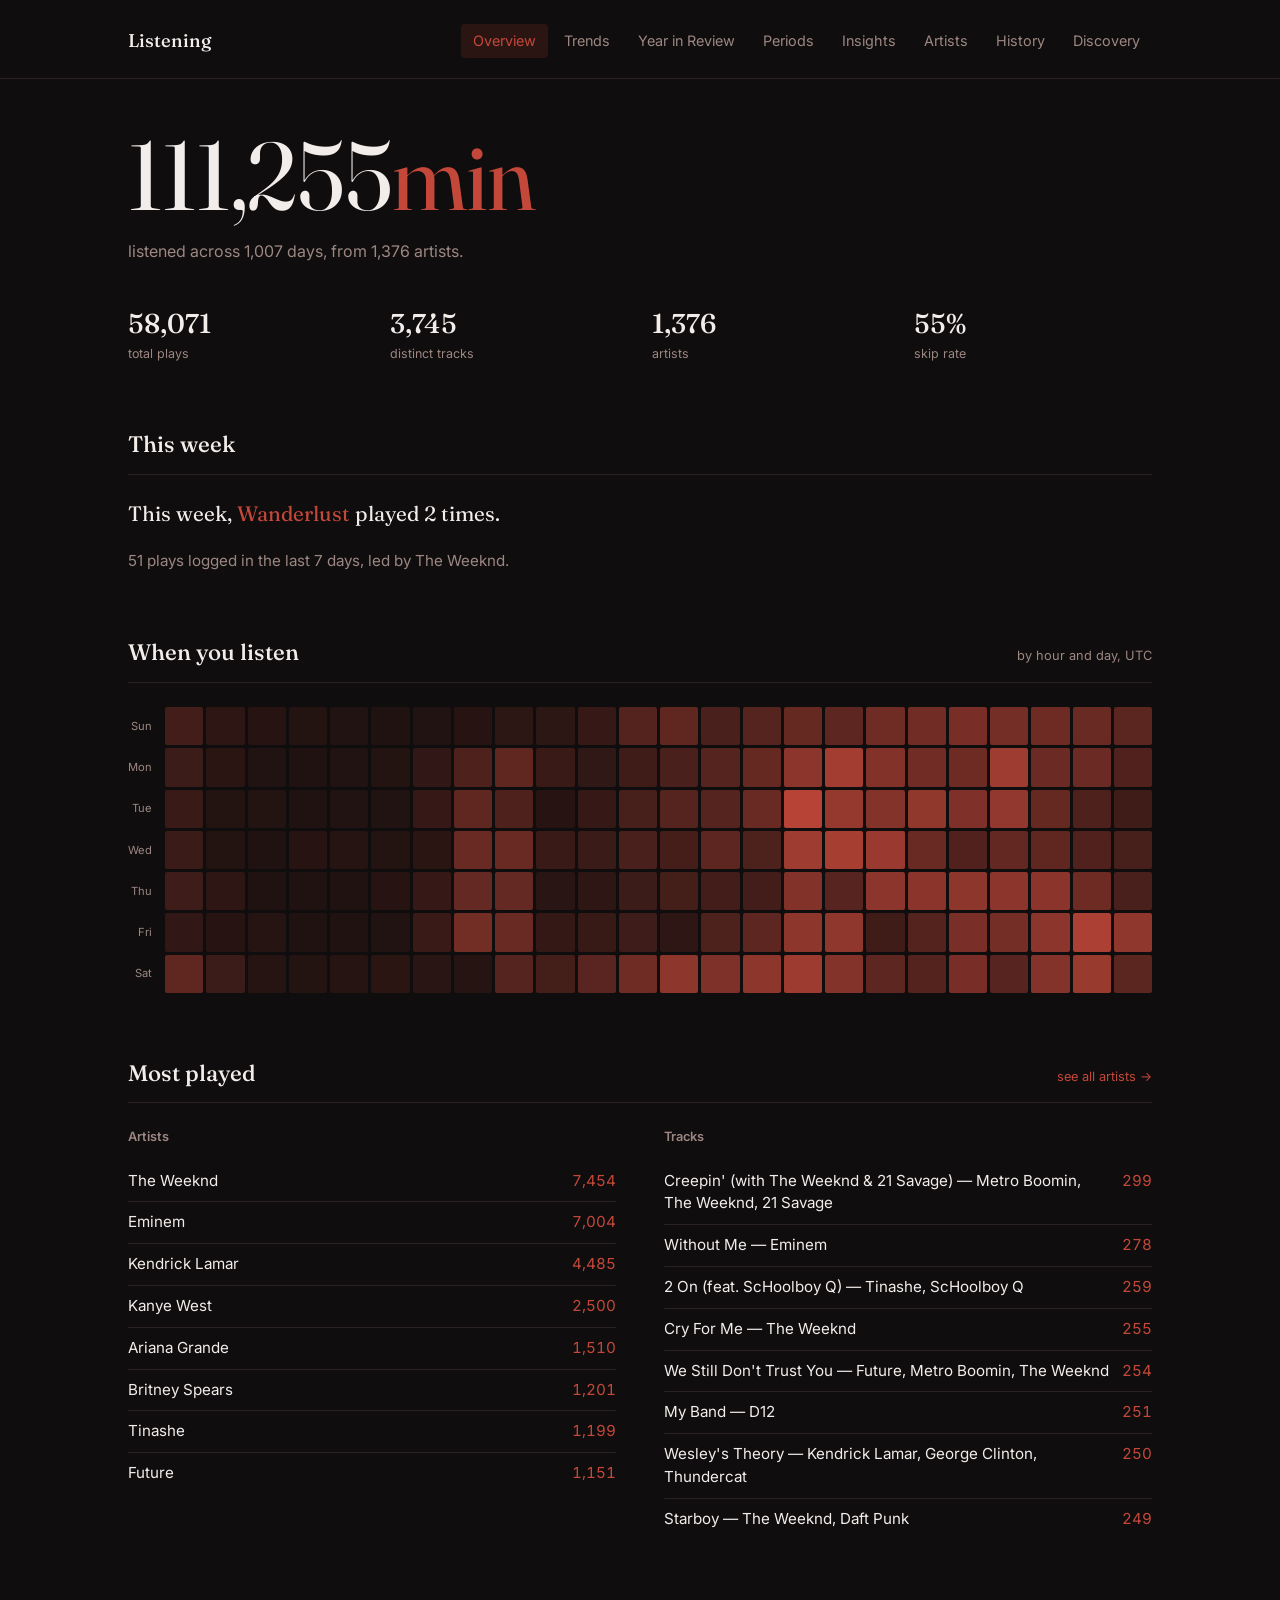
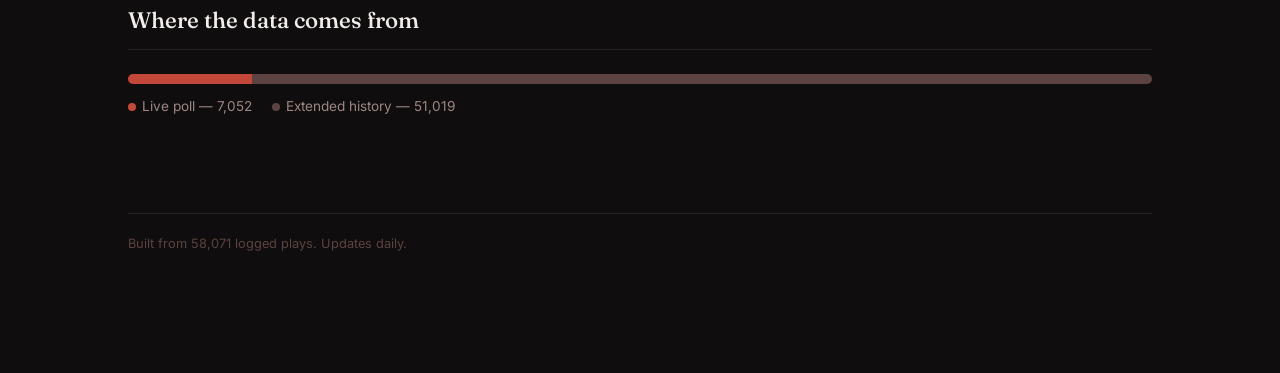
<file: index.html>
<!DOCTYPE html>
<html lang="en">
<head>
<meta charset="UTF-8">
<meta name="viewport" content="width=device-width, initial-scale=1.0, viewport-fit=cover">
<title>Overview — Listening</title>
<link rel="preconnect" href="https://fonts.googleapis.com">
<link rel="preconnect" href="https://fonts.gstatic.com" crossorigin>
<link href="https://fonts.googleapis.com/css2?family=Fraunces:opsz,wght@9..144,300;9..144,400;9..144,500;9..144,600&family=Inter:wght@400;500;600&display=swap" rel="stylesheet">
<link rel="stylesheet" href="css/style.css">
</head>
<body>

<nav class="top">
  <div class="inner">
    <span class="mark display">Listening</span>
    <div class="links">
      <a href="index.html">Overview</a>
      <a href="trends.html">Trends</a>
      <a href="year.html">Year in Review</a>
      <a href="period.html">Periods</a>
      <a href="insights.html">Insights</a>
      <a href="artists.html">Artists</a>
      <a href="history.html">History</a>
      <a href="discovery.html">Discovery</a>
    </div>
  </div>
</nav>

<div class="wrap">
  <div id="content">
    <div class="status">
      <span class="display">Pulling in the record.</span>
      Fetching your listening history from the archive.
    </div>
  </div>
</div>

<script src="js/data.js"></script>
<script>
const DATA_BASE = "data/";

function aggregate(entries) {
  const now = Date.now();
  const totalPlays = entries.length;
  let totalMsPlayed = 0;
  const artistCounts = new Map();
  const trackCounts = new Map(); // key: "track — primaryArtist", value: { count, displayArtist }
  const hourDayGrid = Array.from({ length: 7 }, () => Array(24).fill(0));
  let liveCount = 0, extCount = 0, skipCount = 0, skipEligible = 0;

  const knownArtistNames = DataCore.buildKnownArtistNames(entries);

  for (const e of entries) {
    totalMsPlayed += DataCore.playedMs(e);
    const artist = DataCore.primaryArtist(e, knownArtistNames);
    if (artist) artistCounts.set(artist, (artistCounts.get(artist) || 0) + 1);
    if (e.track) {
      const key = e.track + " — " + (artist || "Unknown");
      const existing = trackCounts.get(key);
      // Prefer the fullest credit string available for display (a
      // live_poll entry's joined artist string is more informative than
      // extended_history's primary-only name for a collab track).
      const displayArtist = existing && existing.displayArtist.length >= (e.artist || "").length
        ? existing.displayArtist
        : (e.artist || "Unknown");
      trackCounts.set(key, { count: (existing?.count || 0) + 1, displayArtist });
    }
    const d = new Date(e.played_at);
    hourDayGrid[d.getUTCDay()][d.getUTCHours()]++;
    if (e.source === "live_poll") liveCount++;
    if (e.source === "extended_history") extCount++;
    if (e.skipped !== null && e.skipped !== undefined) {
      skipEligible++;
      if (e.skipped === true) skipCount++;
    }
  }

  const topArtists = [...artistCounts.entries()].sort((a, b) => b[1] - a[1]).slice(0, 8);
  const topTracks = [...trackCounts.entries()]
    .sort((a, b) => b[1].count - a[1].count)
    .slice(0, 8)
    .map(([key, val]) => {
      const track = key.split(" — ")[0];
      return [`${track} — ${val.displayArtist}`, val.count];
    });

  const sevenDaysAgo = now - 7 * 24 * 60 * 60 * 1000;
  const recentEntries = entries.filter((e) => e.played_at >= sevenDaysAgo);
  const recentTrackCounts = new Map();
  const recentArtistCounts = new Map();
  for (const e of recentEntries) {
    const artist = DataCore.primaryArtist(e, knownArtistNames);
    if (e.track) {
      const key = e.track + " — " + (artist || "Unknown");
      recentTrackCounts.set(key, (recentTrackCounts.get(key) || 0) + 1);
    }
    if (artist) recentArtistCounts.set(artist, (recentArtistCounts.get(artist) || 0) + 1);
  }
  const topRecentTrack = [...recentTrackCounts.entries()].sort((a, b) => b[1] - a[1])[0];
  const topRecentArtist = [...recentArtistCounts.entries()].sort((a, b) => b[1] - a[1])[0];

  const earliestPlay = entries.reduce((min, e) => Math.min(min, e.played_at), Infinity);
  const spanDays = Math.round((now - earliestPlay) / (1000 * 60 * 60 * 24));

  return {
    totalPlays,
    totalHours: totalMsPlayed / 1000 / 60 / 60,
    uniqueArtists: artistCounts.size,
    uniqueTracks: trackCounts.size,
    topArtists,
    topTracks,
    hourDayGrid,
    liveCount,
    extCount,
    skipCount,
    skipEligible,
    topRecentTrack,
    topRecentArtist,
    recentTotal: recentEntries.length,
    spanDays,
  };
}

function renderHeatmap(grid) {
  const dayLabels = ["Sun", "Mon", "Tue", "Wed", "Thu", "Fri", "Sat"];
  let max = 0;
  for (const row of grid) for (const v of row) if (v > max) max = v;

  let html = '<div class="heatmap">';
  for (let d = 0; d < 7; d++) {
    html += `<span class="row-label">${dayLabels[d]}</span>`;
    for (let h = 0; h < 24; h++) {
      const v = grid[d][h];
      const intensity = max > 0 ? v / max : 0;
      const alpha = 0.08 + intensity * 0.85;
      const bg = intensity > 0 ? `rgba(196, 72, 58, ${alpha.toFixed(2)})` : "var(--rule)";
      html += `<span class="cell" style="background:${bg}" title="${dayLabels[d]} ${h}:00 — ${v} plays"></span>`;
    }
  }
  html += "</div>";
  return html;
}

function renderRankedList(title, entries, formatFn, linkToArtist) {
  let html = `<div class="ranked-list"><h3>${title}</h3><ol>`;
  entries.forEach(([name, count]) => {
    const displayName = linkToArtist ? name : name;
    const href = linkToArtist
      ? `artist.html?name=${DataCore.artistSlug(name)}`
      : null;
    const inner = href
      ? `<a class="name" href="${href}">${DataCore.escapeHtml(displayName)}</a>`
      : `<span class="name">${DataCore.escapeHtml(displayName)}</span>`;
    html += `<li>${inner}<span class="count">${formatFn(count)}</span></li>`;
  });
  html += "</ol></div>";
  return html;
}

function render(stats) {
  const skipRate = stats.skipEligible > 0 ? Math.round((stats.skipCount / stats.skipEligible) * 100) : null;
  const sourceLivePct = stats.totalPlays > 0 ? (stats.liveCount / stats.totalPlays) * 100 : 0;
  const sourceExtPct = stats.totalPlays > 0 ? (stats.extCount / stats.totalPlays) * 100 : 0;

  let storyHtml;
  if (stats.topRecentTrack) {
    const [trackName, count] = stats.topRecentTrack;
    const [track] = trackName.split(" — ");
    storyHtml = `
      <p class="story-line">This week, <span class="accent">${DataCore.escapeHtml(track)}</span> played ${count} time${count === 1 ? "" : "s"}.</p>
      <p class="story-sub">${stats.recentTotal.toLocaleString()} plays logged in the last 7 days${stats.topRecentArtist ? `, led by ${DataCore.escapeHtml(stats.topRecentArtist[0])}` : ""}.</p>
    `;
  } else {
    storyHtml = `<p class="story-line">No plays logged in the last 7 days.</p>`;
  }

  document.getElementById("content").innerHTML = `
    <div class="hero count-up">
      <p class="figure display">${DataCore.fmtNum(stats.totalHours * 60)}<em>min</em></p>
      <p class="label">listened across ${stats.spanDays.toLocaleString()} days, from ${stats.uniqueArtists.toLocaleString()} artists.</p>
      <div class="stat-row">
        <div class="stat"><div class="num display">${stats.totalPlays.toLocaleString()}</div><div class="cap">total plays</div></div>
        <div class="stat"><div class="num display">${stats.uniqueTracks.toLocaleString()}</div><div class="cap">distinct tracks</div></div>
        <div class="stat"><div class="num display">${stats.uniqueArtists.toLocaleString()}</div><div class="cap">artists</div></div>
        <div class="stat"><div class="num display">${skipRate !== null ? skipRate + "%" : "—"}</div><div class="cap">skip rate</div></div>
      </div>
    </div>

    <section class="block">
      <div class="heading"><h2>This week</h2></div>
      ${storyHtml}
    </section>

    <section class="block">
      <div class="heading"><h2>When you listen</h2><span class="sub">by hour and day, UTC</span></div>
      ${renderHeatmap(stats.hourDayGrid)}
    </section>

    <section class="block">
      <div class="heading"><h2>Most played</h2><span class="sub"><a href="artists.html">see all artists →</a></span></div>
      <div class="ranked-pair">
        ${renderRankedList("Artists", stats.topArtists, (c) => c.toLocaleString(), true)}
        ${renderRankedList("Tracks", stats.topTracks, (c) => c.toLocaleString(), false)}
      </div>
    </section>

    <section class="block">
      <div class="heading"><h2>Where the data comes from</h2></div>
      <div class="source-bar">
        <div class="seg live" style="width:${sourceLivePct}%"></div>
        <div class="seg ext" style="width:${sourceExtPct}%"></div>
      </div>
      <div class="source-legend">
        <span><span class="dot live"></span>Live poll — ${stats.liveCount.toLocaleString()}</span>
        <span><span class="dot ext"></span>Extended history — ${stats.extCount.toLocaleString()}</span>
      </div>
    </section>

    <footer>Built from ${stats.totalPlays.toLocaleString()} logged plays. Updates daily.</footer>
  `;
}

(async function init() {
  DataCore.setActiveNav();
  try {
    const entries = await DataCore.loadAllEntries(DATA_BASE);
    if (entries.length === 0) {
      DataCore.renderError("content", new Error("No listening data found"));
      return;
    }
    render(aggregate(entries));
  } catch (err) {
    DataCore.renderError("content", err);
  }
})();
</script>

</body>
</html>
</file>
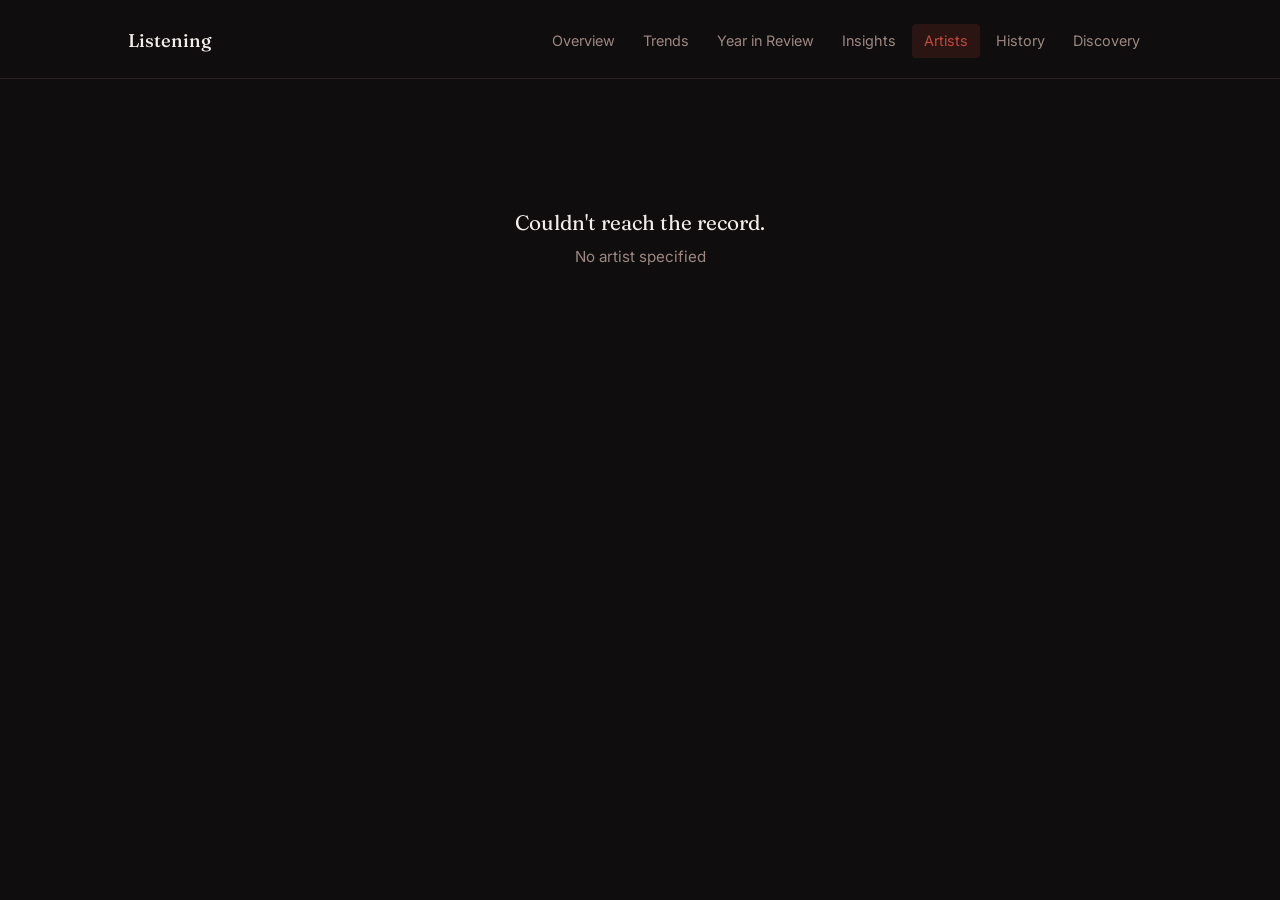
<file: artist.html>
<!DOCTYPE html>
<html lang="en">
<head>
<meta charset="UTF-8">
<meta name="viewport" content="width=device-width, initial-scale=1.0, viewport-fit=cover">
<title>Artist — Listening</title>
<link rel="preconnect" href="https://fonts.googleapis.com">
<link rel="preconnect" href="https://fonts.gstatic.com" crossorigin>
<link href="https://fonts.googleapis.com/css2?family=Fraunces:opsz,wght@9..144,300;9..144,400;9..144,500;9..144,600&family=Inter:wght@400;500;600&display=swap" rel="stylesheet">
<link rel="stylesheet" href="css/style.css">
</head>
<body>

<nav class="top">
  <div class="inner">
    <span class="mark display">Listening</span>
    <div class="links">
      <a href="index.html">Overview</a>
      <a href="trends.html">Trends</a>
      <a href="year.html">Year in Review</a>
      <a href="insights.html">Insights</a>
      <a href="artists.html" class="active">Artists</a>
      <a href="history.html">History</a>
      <a href="discovery.html">Discovery</a>
    </div>
  </div>
</nav>

<div class="wrap">
  <div id="content">
    <div class="status"><span class="display">Looking them up.</span> Pulling their full history.</div>
  </div>
</div>

<script src="js/data.js"></script>
<script src="js/charts.js"></script>
<script>
const DATA_BASE = "data/";

function getArtistParam() {
  const params = new URLSearchParams(window.location.search);
  return params.get("name");
}

function render(artistName, entries) {
  const totalPlays = entries.length;
  const totalMs = entries.reduce((sum, e) => sum + DataCore.playedMs(e), 0);
  const firstPlay = entries.reduce((min, e) => Math.min(min, e.played_at), Infinity);
  const lastPlay = entries.reduce((max, e) => Math.max(max, e.played_at), 0);

  const trackCounts = new Map();
  for (const e of entries) {
    if (!e.track) continue;
    trackCounts.set(e.track, (trackCounts.get(e.track) || 0) + 1);
  }
  const topTracks = [...trackCounts.entries()].sort((a, b) => b[1] - a[1]).slice(0, 10);

  const byMonth = DataCore.groupByMonth(entries);
  const months = [...byMonth.keys()];
  const monthlyPlays = months.map((m) => byMonth.get(m).length);
  const monthLabels = months.map((key) => {
    const [y, mo] = key.split("-");
    return new Date(Date.UTC(+y, +mo - 1, 1)).toLocaleDateString(undefined, { month: "short", year: "2-digit" });
  });

  const skipEligible = entries.filter((e) => e.skipped !== null && e.skipped !== undefined);
  const skipRate = skipEligible.length > 0
    ? Math.round((skipEligible.filter((e) => e.skipped).length / skipEligible.length) * 100)
    : null;

  const firstDate = new Date(firstPlay).toLocaleDateString(undefined, { month: "long", day: "numeric", year: "numeric" });
  const lastDate = new Date(lastPlay).toLocaleDateString(undefined, { month: "long", day: "numeric", year: "numeric" });

  document.getElementById("content").innerHTML = `
    <div class="page-head">
      <h1 class="display">${DataCore.escapeHtml(artistName)}</h1>
      <p>First played ${firstDate}. Most recently played ${lastDate}.</p>
    </div>

    <div class="stat-row" style="margin-top:0; margin-bottom:56px;">
      <div class="stat"><div class="num display">${totalPlays.toLocaleString()}</div><div class="cap">total plays</div></div>
      <div class="stat"><div class="num display">${(totalMs / 1000 / 60 / 60).toFixed(1)}</div><div class="cap">hours</div></div>
      <div class="stat"><div class="num display">${trackCounts.size.toLocaleString()}</div><div class="cap">distinct tracks</div></div>
      <div class="stat"><div class="num display">${skipRate !== null ? skipRate + "%" : "—"}</div><div class="cap">skip rate</div></div>
    </div>

    <section class="block">
      <div class="heading"><h2>Plays over time</h2></div>
      <div class="chart-wrap">${Charts.lineAreaChart({ values: monthlyPlays, labels: monthLabels, valueFormatter: (v) => Math.round(v).toLocaleString(), tooltipLabel: (lab) => lab })}</div>
    </section>

    <section class="block">
      <div class="heading"><h2>Top tracks</h2></div>
      <div class="ranked-list">
        <ol>
          ${topTracks.map(([name, count]) => `<li><span class="name">${DataCore.escapeHtml(name)}</span><span class="count">${count.toLocaleString()}</span></li>`).join("")}
        </ol>
      </div>
    </section>

    <footer><a href="artists.html">← back to all artists</a></footer>
  `;

  Charts.attachTooltips(document.getElementById("content"));
}

(async function init() {
  DataCore.setActiveNav();
  const artistName = getArtistParam();
  if (!artistName) {
    DataCore.renderError("content", new Error("No artist specified"));
    return;
  }
  try {
    const entries = await DataCore.loadAllEntries(DATA_BASE);
    const knownArtistNames = DataCore.buildKnownArtistNames(entries);
    const artistEntries = entries.filter((e) => DataCore.primaryArtist(e, knownArtistNames) === artistName);
    if (artistEntries.length === 0) {
      DataCore.renderError("content", new Error(`No plays found for "${artistName}"`));
      return;
    }
    render(artistName, artistEntries);
  } catch (err) {
    DataCore.renderError("content", err);
  }
})();
</script>

</body>
</html>
</file>
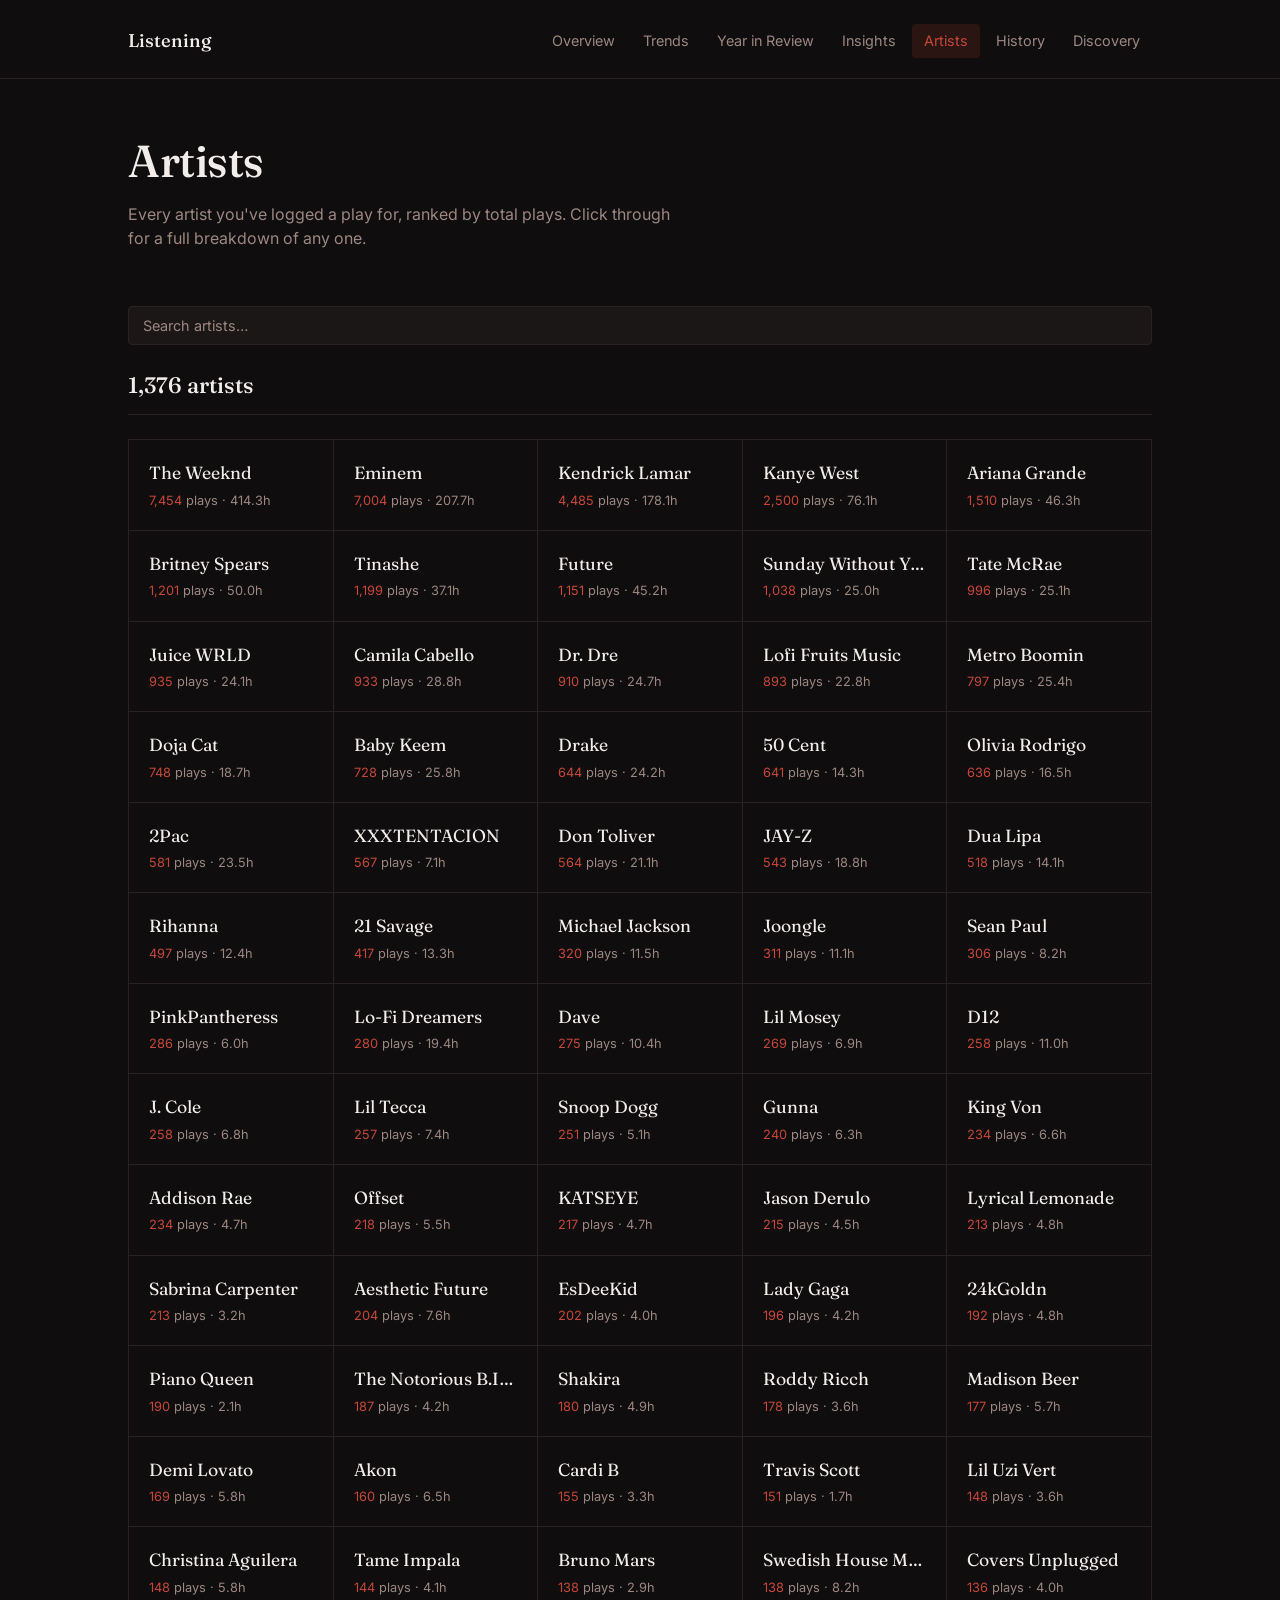
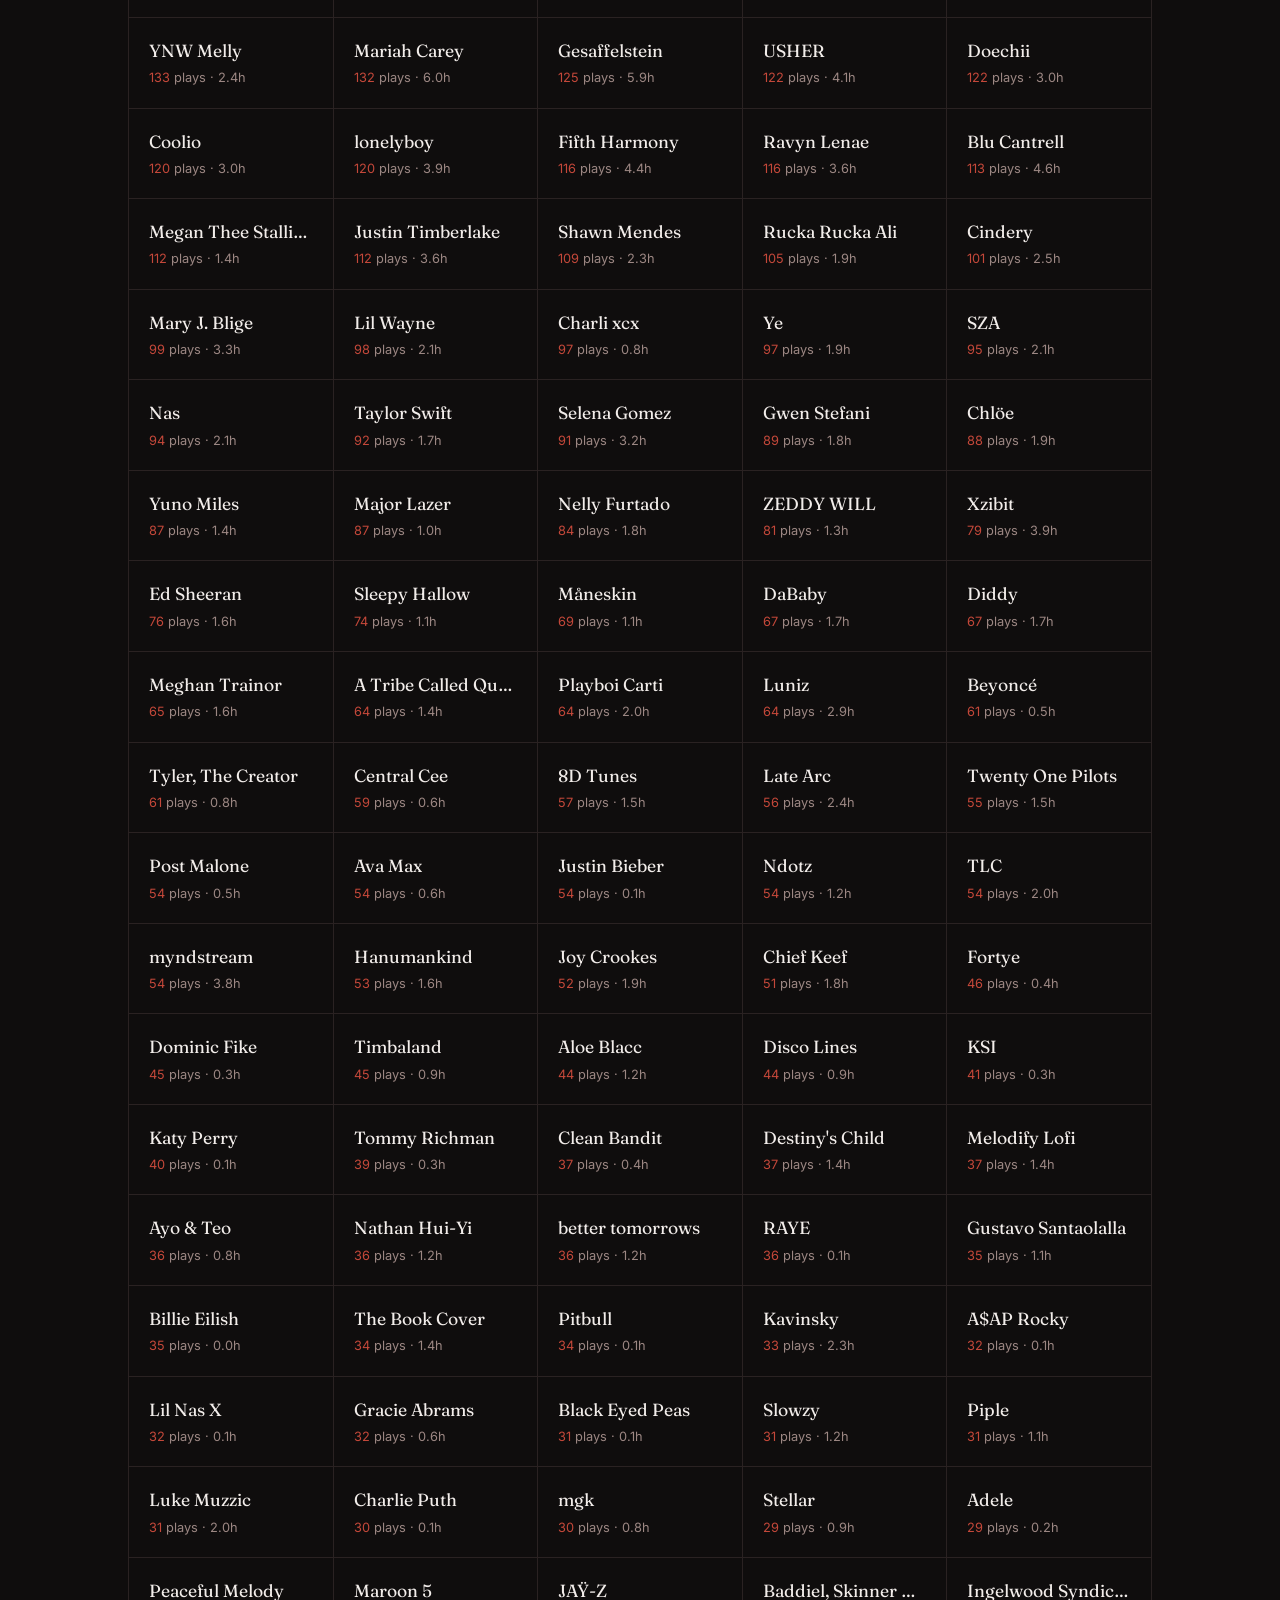
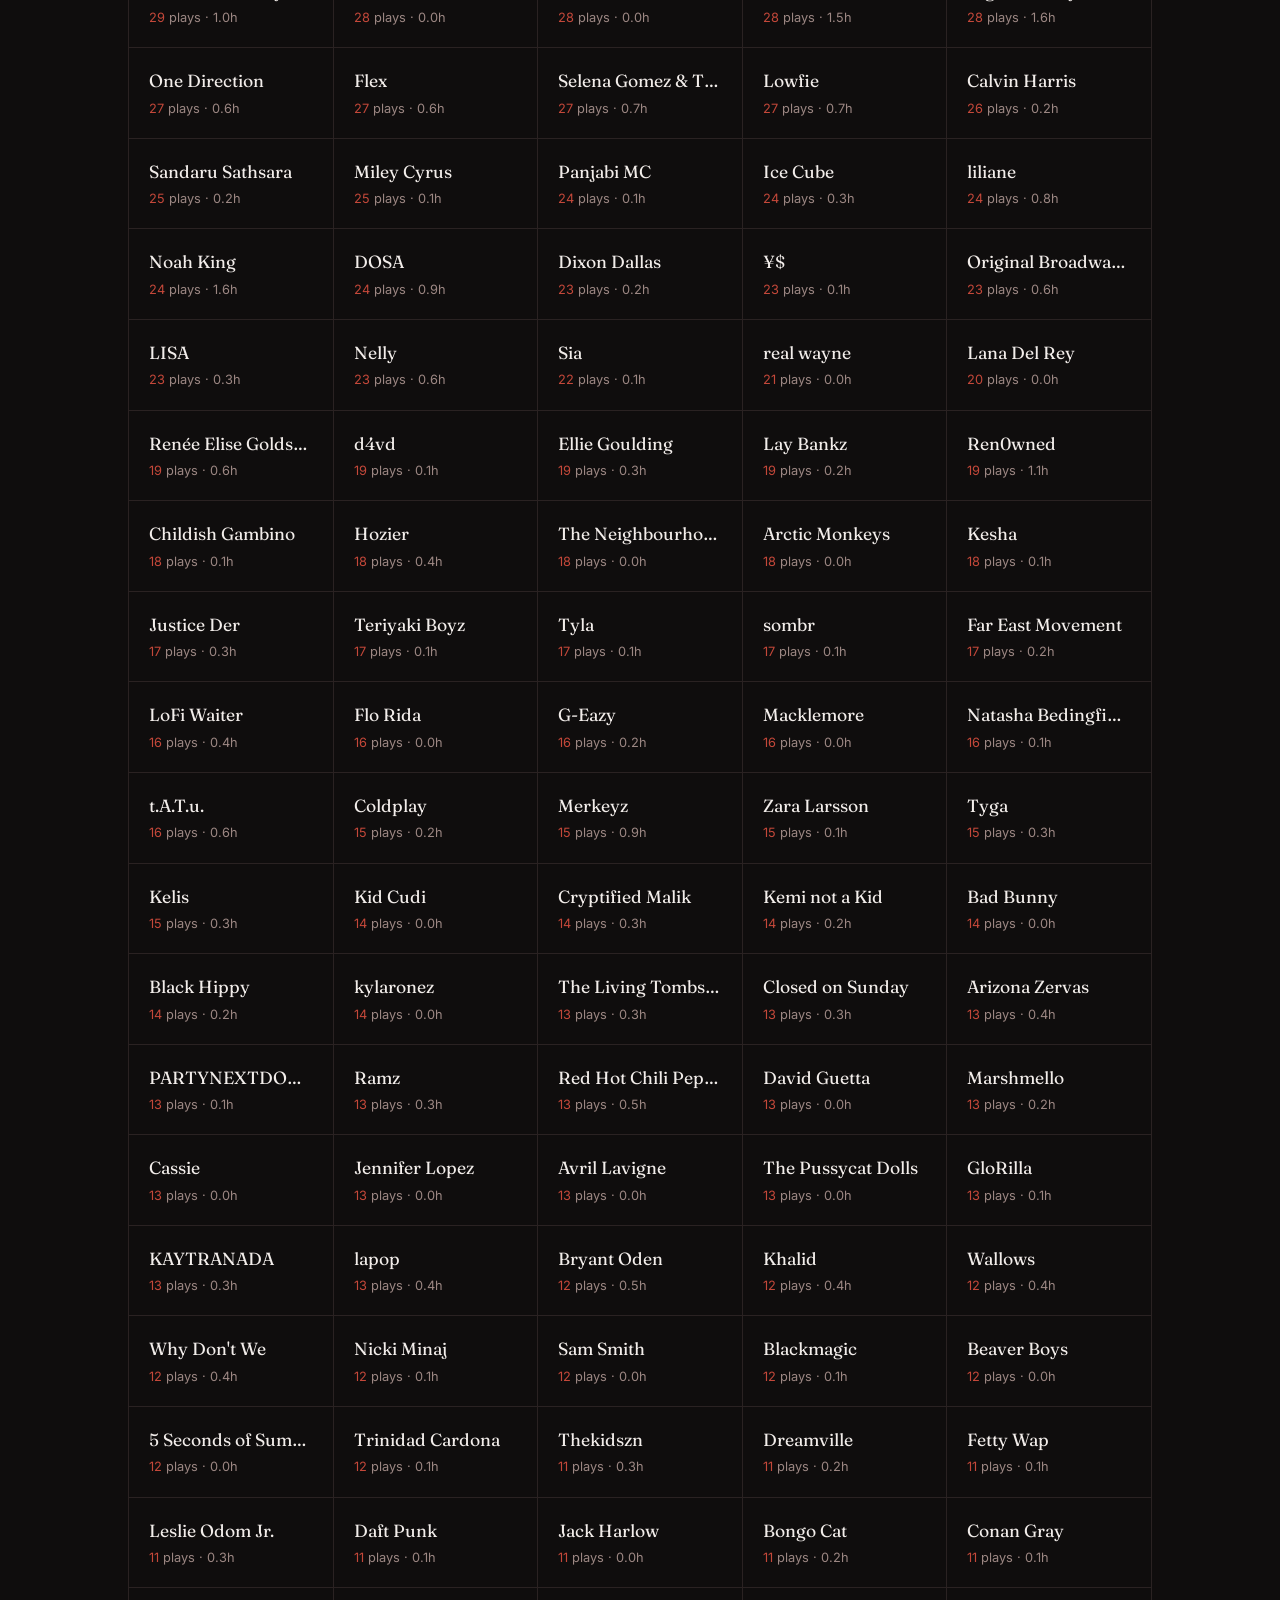
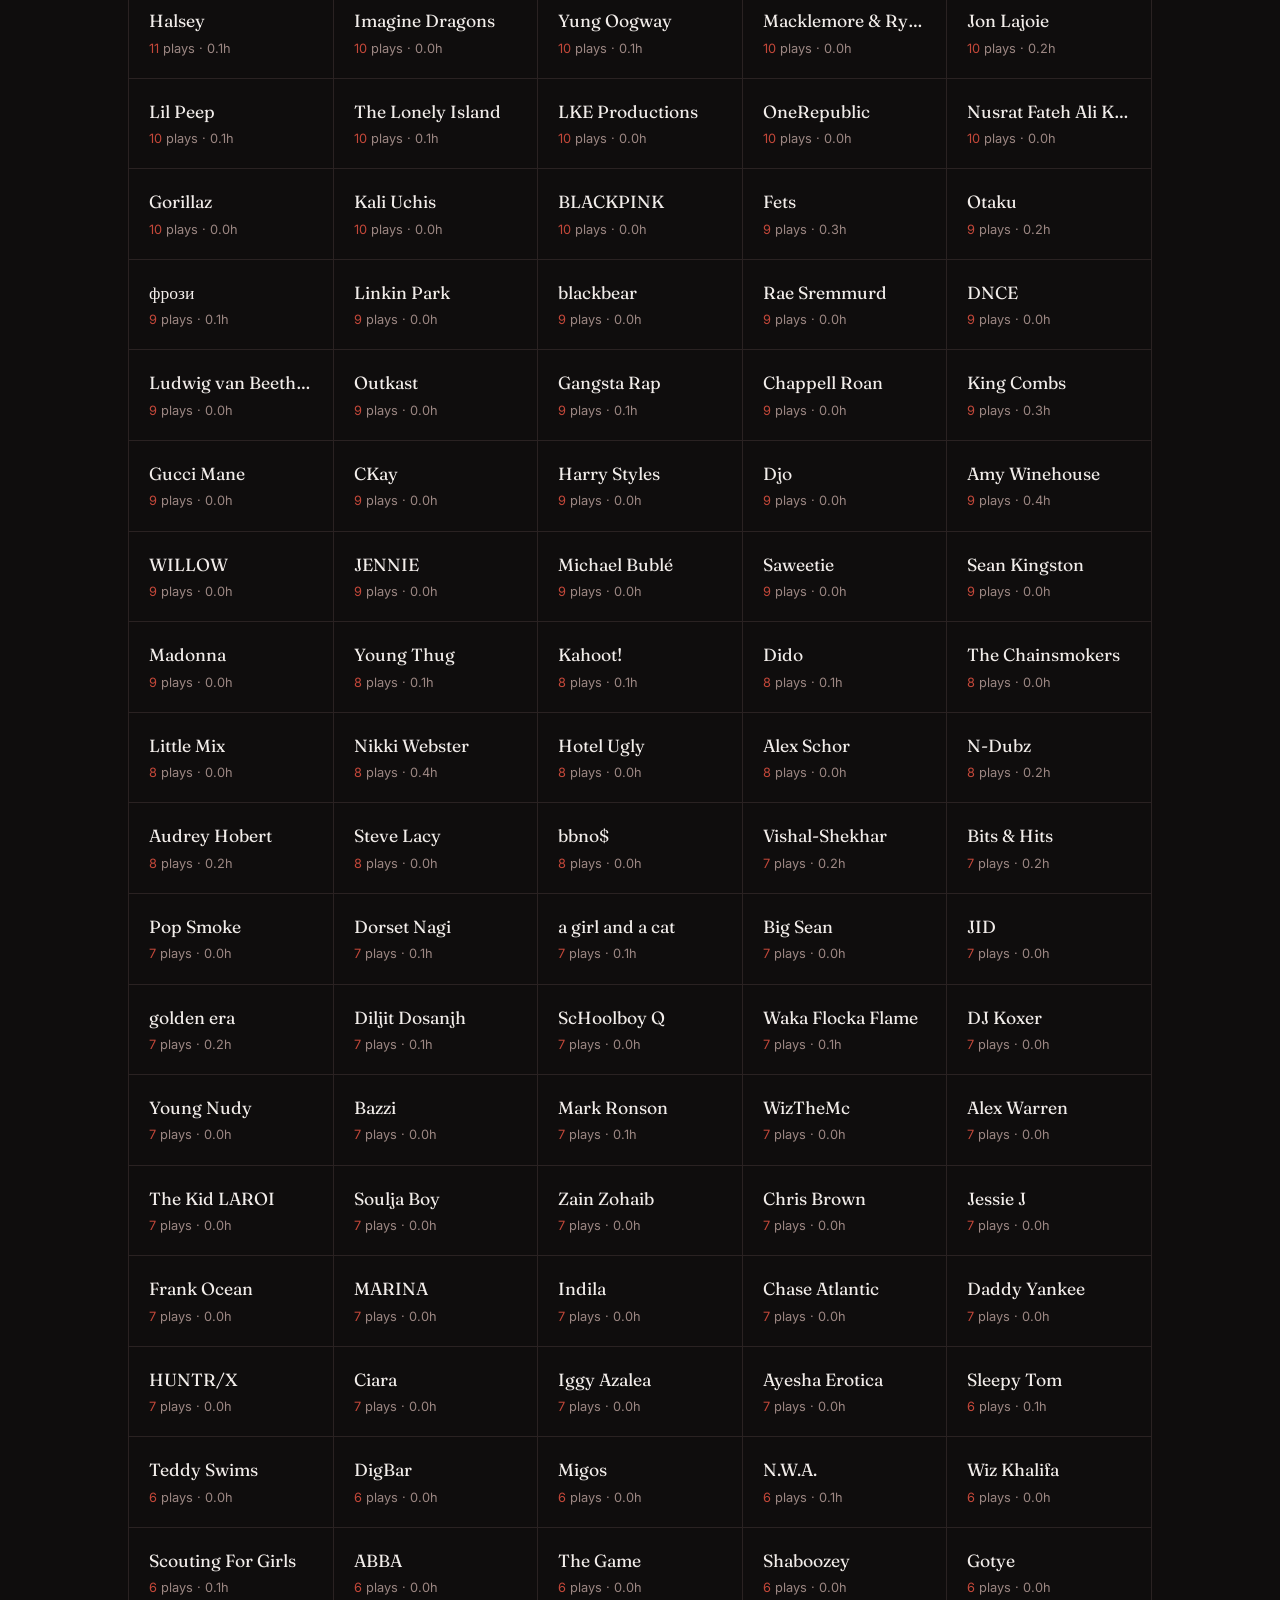
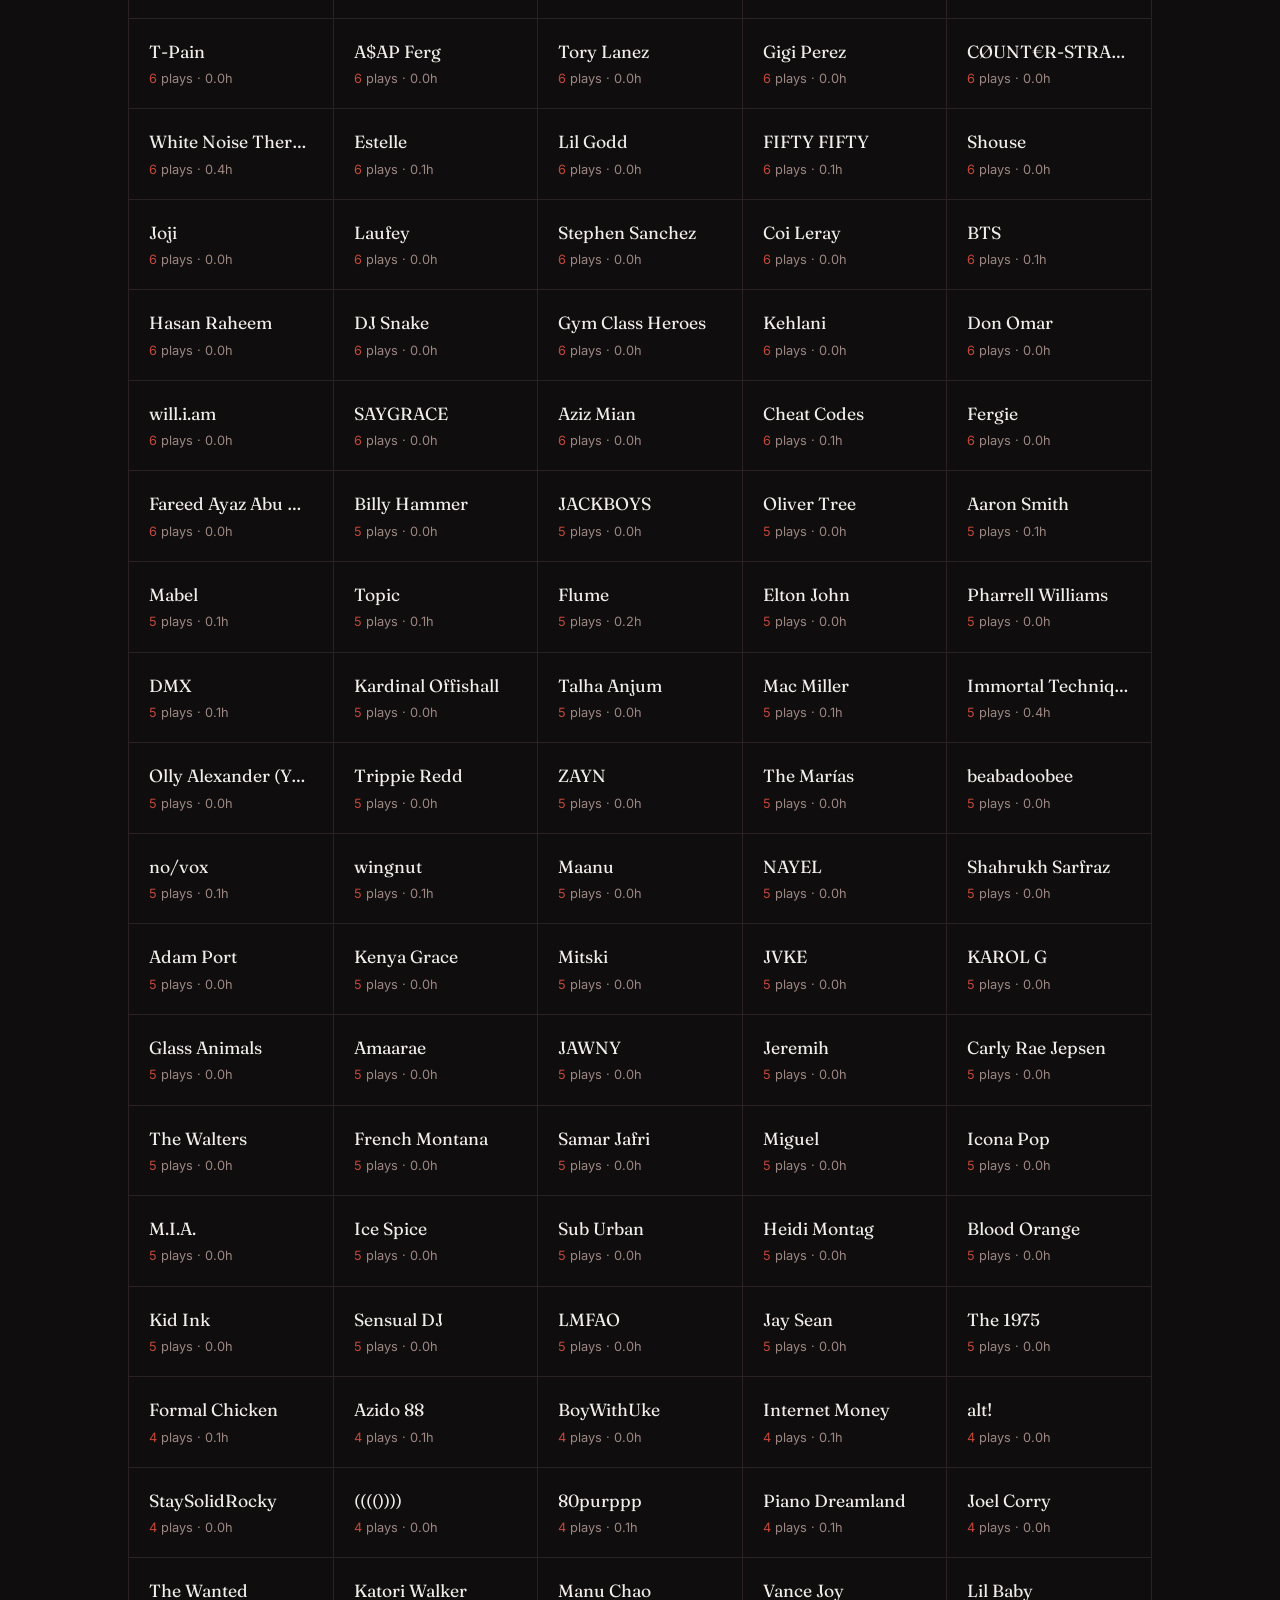
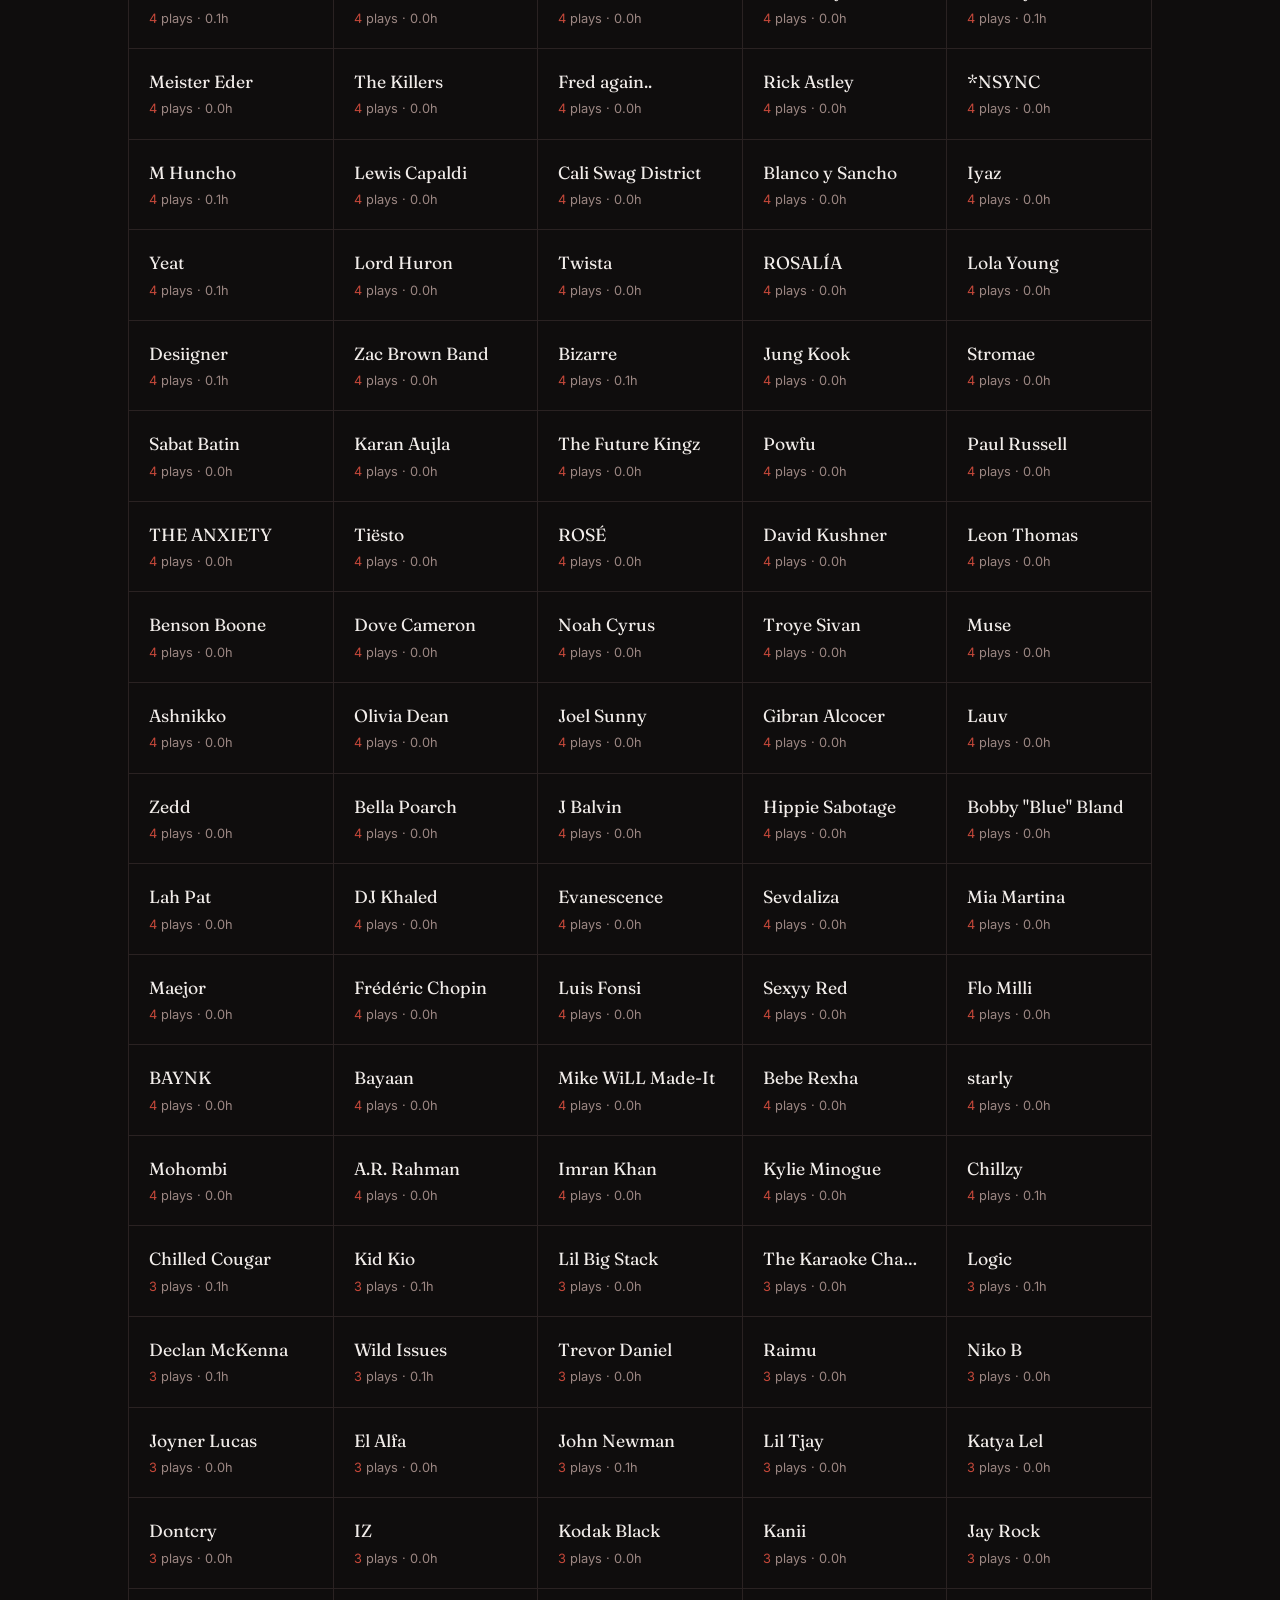
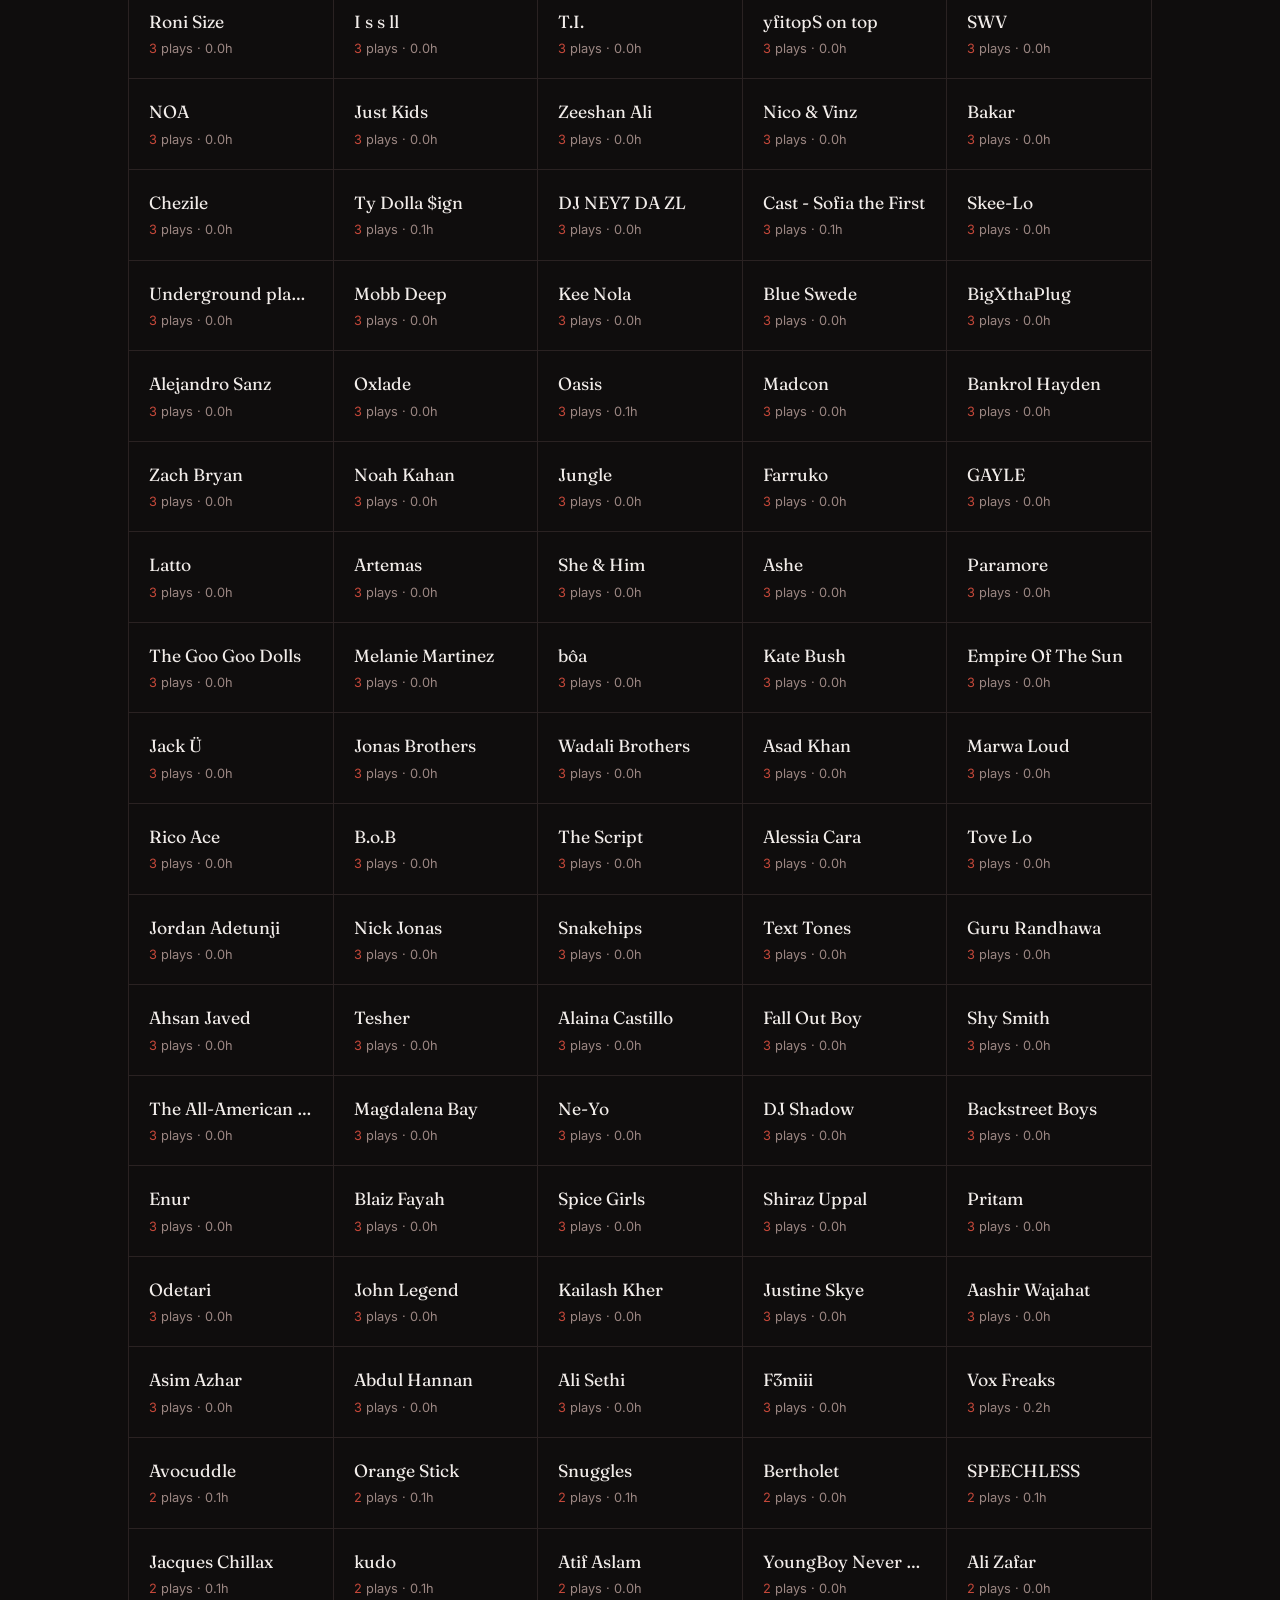
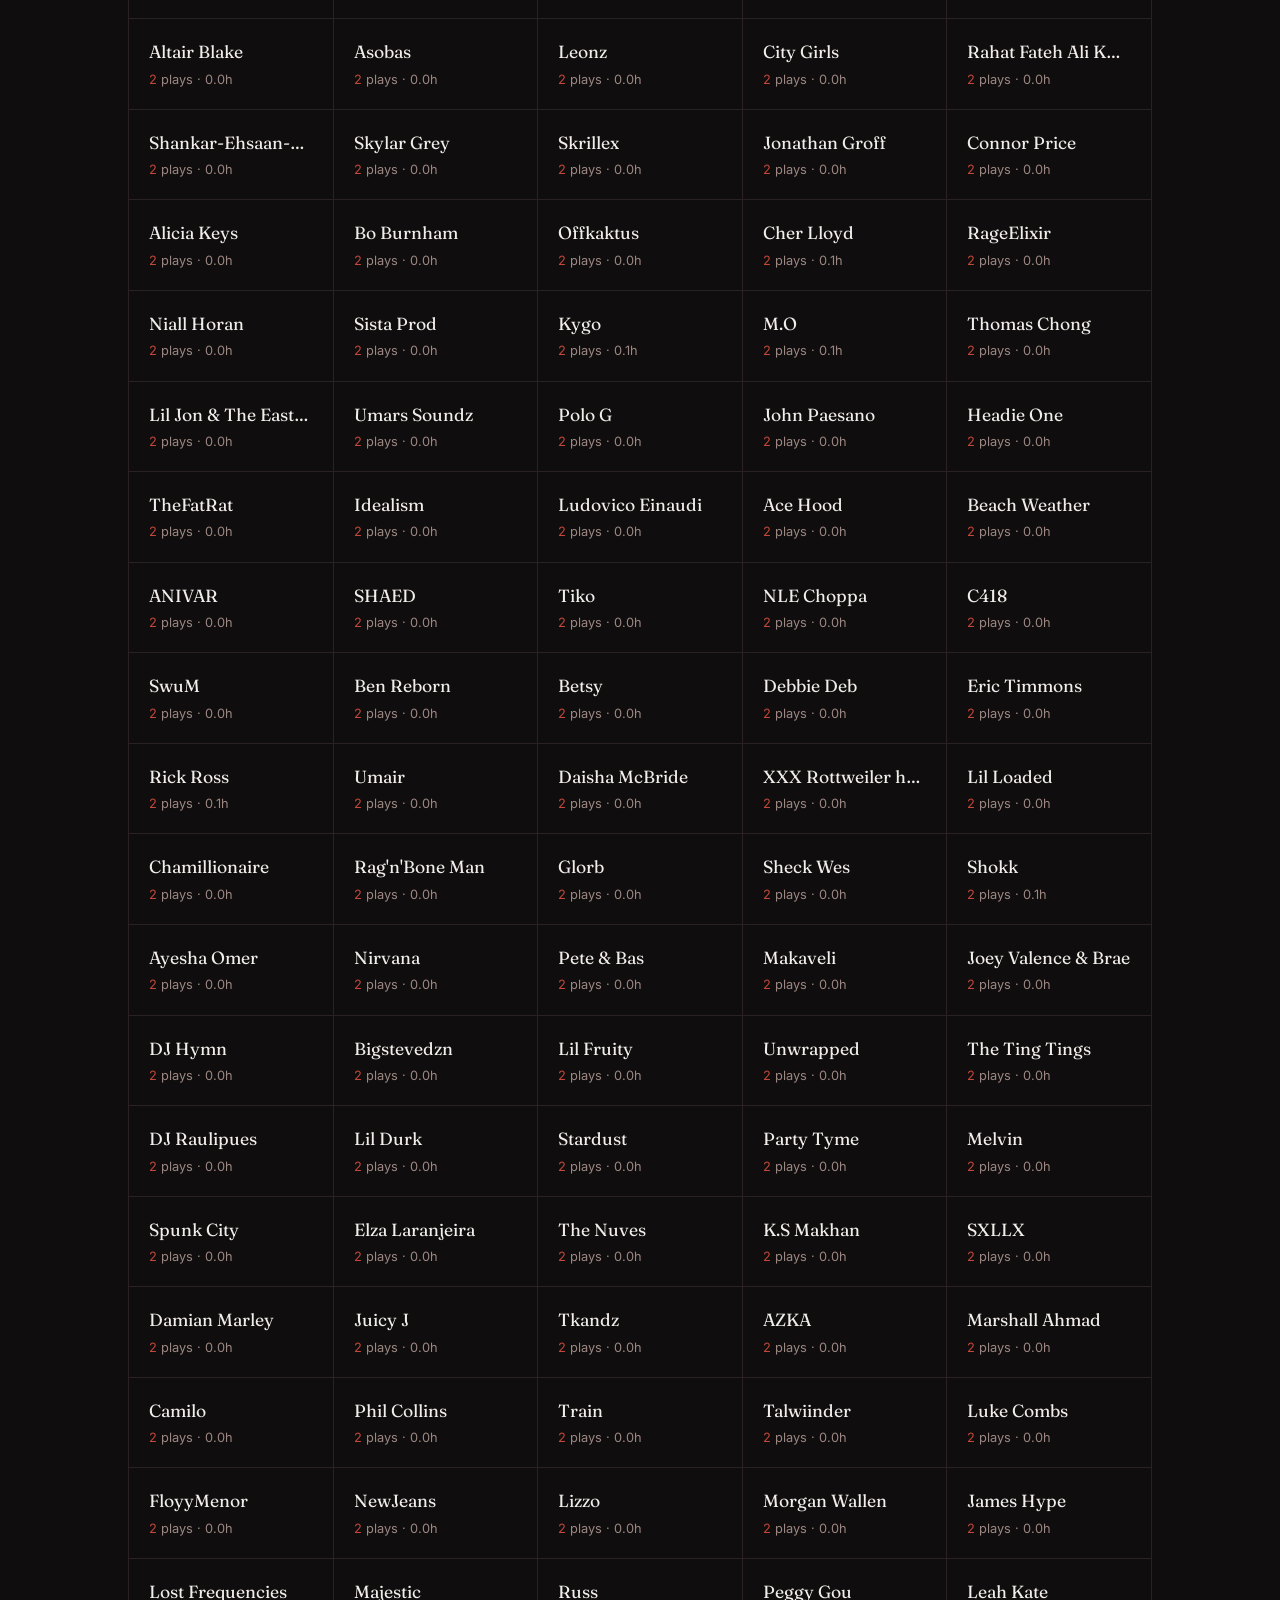
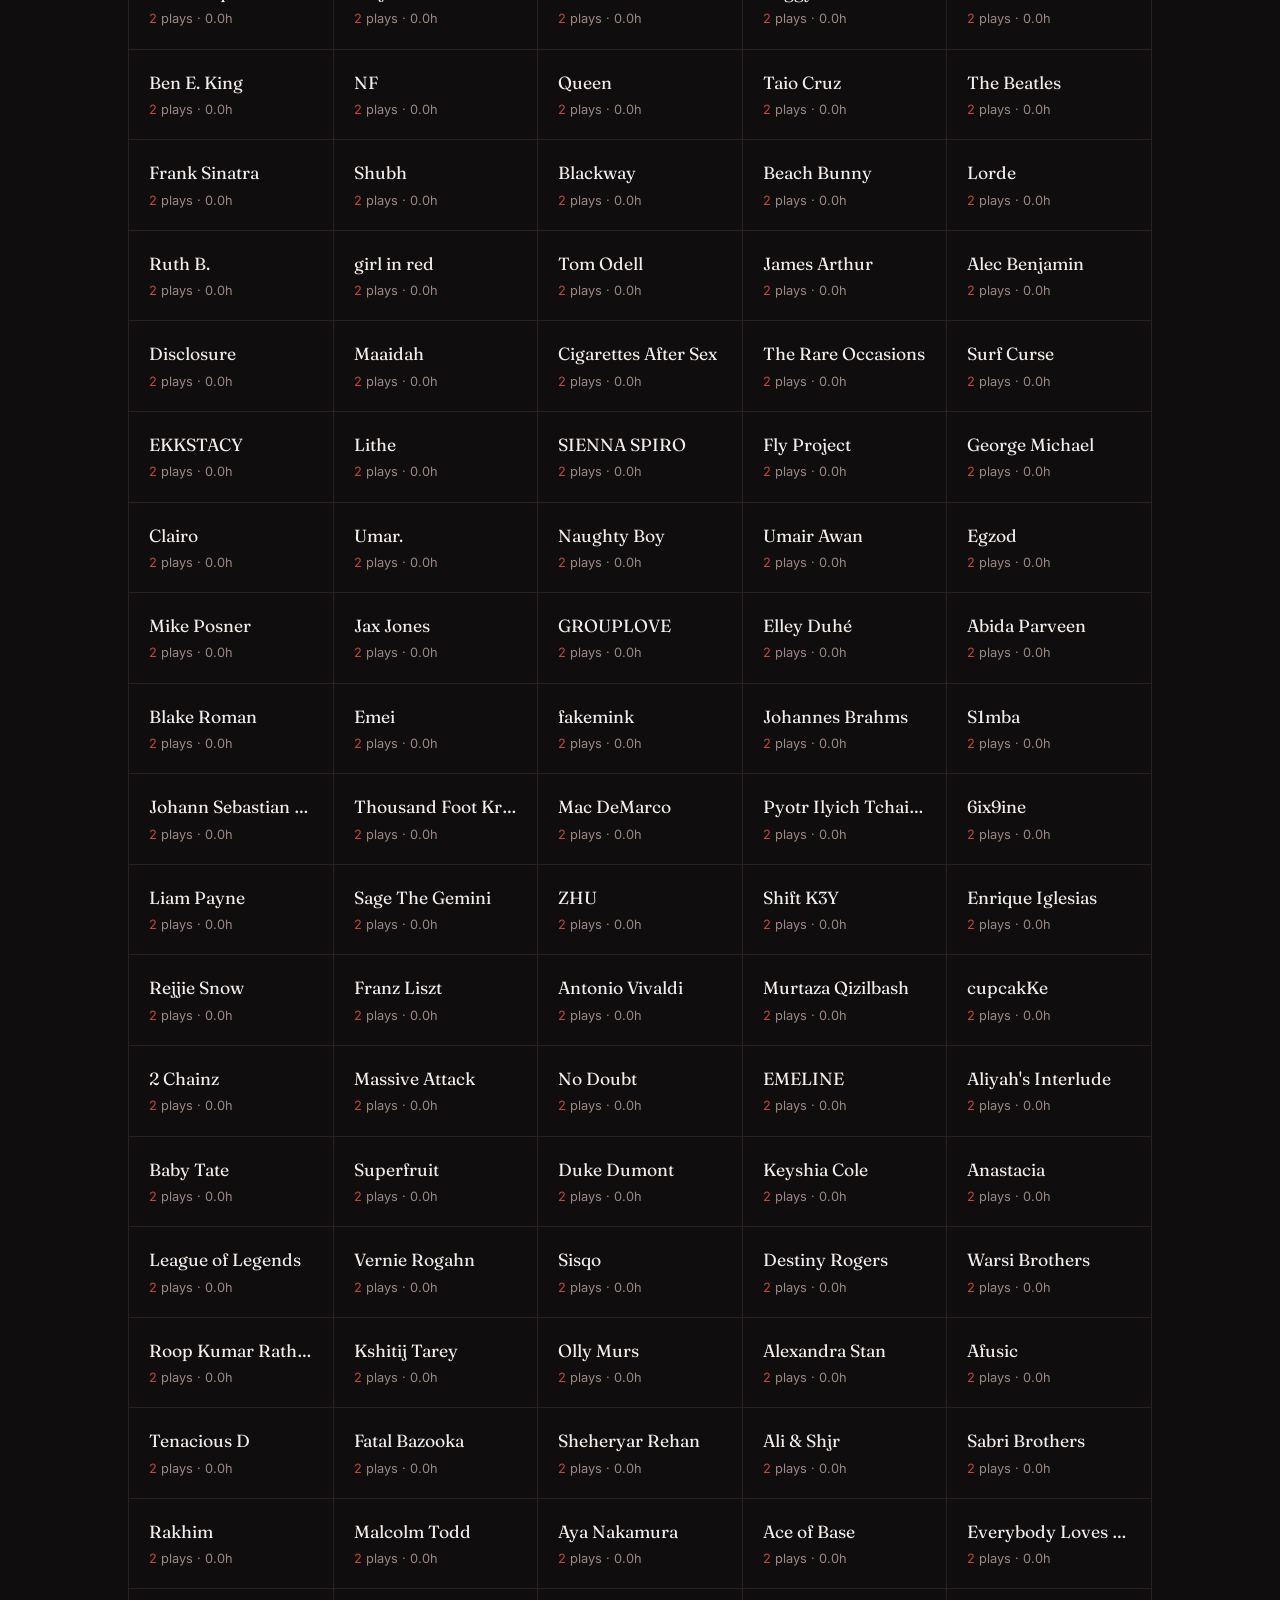
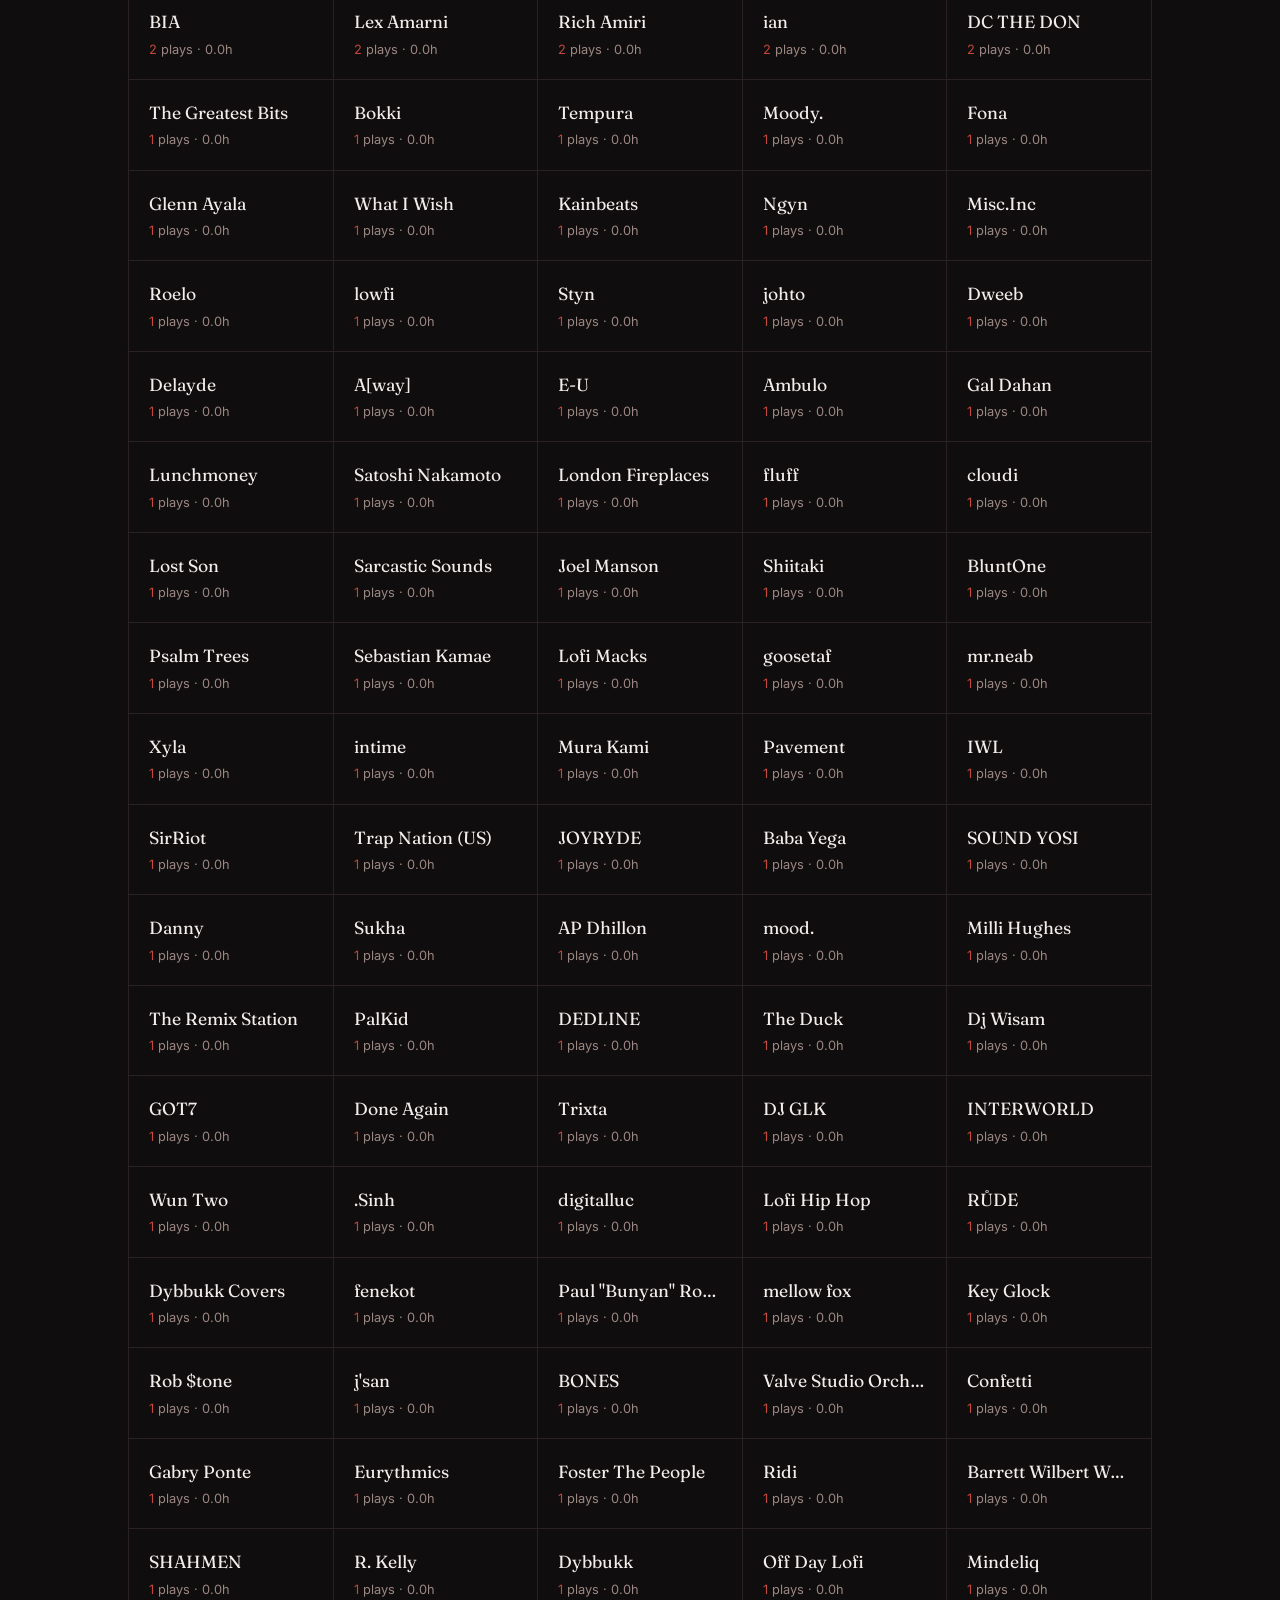
<file: artists.html>
<!DOCTYPE html>
<html lang="en">
<head>
<meta charset="UTF-8">
<meta name="viewport" content="width=device-width, initial-scale=1.0, viewport-fit=cover">
<title>Artists — Listening</title>
<link rel="preconnect" href="https://fonts.googleapis.com">
<link rel="preconnect" href="https://fonts.gstatic.com" crossorigin>
<link href="https://fonts.googleapis.com/css2?family=Fraunces:opsz,wght@9..144,300;9..144,400;9..144,500;9..144,600&family=Inter:wght@400;500;600&display=swap" rel="stylesheet">
<link rel="stylesheet" href="css/style.css">
</head>
<body>

<nav class="top">
  <div class="inner">
    <span class="mark display">Listening</span>
    <div class="links">
      <a href="index.html">Overview</a>
      <a href="trends.html">Trends</a>
      <a href="year.html">Year in Review</a>
      <a href="insights.html">Insights</a>
      <a href="artists.html">Artists</a>
      <a href="history.html">History</a>
      <a href="discovery.html">Discovery</a>
    </div>
  </div>
</nav>

<div class="wrap">
  <div class="page-head">
    <h1 class="display">Artists</h1>
    <p>Every artist you've logged a play for, ranked by total plays. Click through for a full breakdown of any one.</p>
  </div>

  <div class="history-controls">
    <input type="text" id="search-box" placeholder="Search artists…">
  </div>

  <div id="content">
    <div class="status"><span class="display">Counting up every name.</span> Ranking artists by total plays.</div>
  </div>
</div>

<script src="js/data.js"></script>
<script>
const DATA_BASE = "data/";
let allArtists = [];

function aggregateArtists(entries) {
  const map = new Map();
  const knownArtistNames = DataCore.buildKnownArtistNames(entries);
  for (const e of entries) {
    const artist = DataCore.primaryArtist(e, knownArtistNames);
    if (!artist) continue;
    if (!map.has(artist)) {
      map.set(artist, { plays: 0, ms: 0, firstPlay: Infinity, lastPlay: 0 });
    }
    const a = map.get(artist);
    a.plays++;
    a.ms += DataCore.playedMs(e);
    if (e.played_at < a.firstPlay) a.firstPlay = e.played_at;
    if (e.played_at > a.lastPlay) a.lastPlay = e.played_at;
  }
  return [...map.entries()]
    .map(([name, stats]) => ({ name, ...stats }))
    .sort((a, b) => b.plays - a.plays);
}

function renderGrid(artists) {
  if (artists.length === 0) {
    return `<div class="status">No artists match that search.</div>`;
  }
  const cards = artists
    .map(
      (a) => `
        <a class="artist-card" href="artist.html?name=${DataCore.artistSlug(a.name)}">
          <div class="name display">${DataCore.escapeHtml(a.name)}</div>
          <div class="meta"><span class="count">${a.plays.toLocaleString()}</span> plays · ${(a.ms / 1000 / 60 / 60).toFixed(1)}h</div>
        </a>
      `
    )
    .join("");
  return `<div class="artist-grid">${cards}</div>`;
}

function renderPage(artists) {
  document.getElementById("content").innerHTML = `
    <section class="block">
      <div class="heading"><h2>${artists.length.toLocaleString()} artists</h2></div>
      <div id="artist-grid-container">${renderGrid(artists)}</div>
    </section>
    <footer>Ranked by total logged plays across the full archive.</footer>
  `;
}

(async function init() {
  DataCore.setActiveNav();
  try {
    const entries = await DataCore.loadAllEntries(DATA_BASE);
    if (entries.length === 0) {
      DataCore.renderError("content", new Error("No listening data found"));
      return;
    }
    allArtists = aggregateArtists(entries);
    renderPage(allArtists);

    document.getElementById("search-box").addEventListener("input", (e) => {
      const q = e.target.value.trim().toLowerCase();
      const filtered = q ? allArtists.filter((a) => a.name.toLowerCase().includes(q)) : allArtists;
      document.getElementById("artist-grid-container").innerHTML = renderGrid(filtered);
    });
  } catch (err) {
    DataCore.renderError("content", err);
  }
})();
</script>

</body>
</html>
</file>
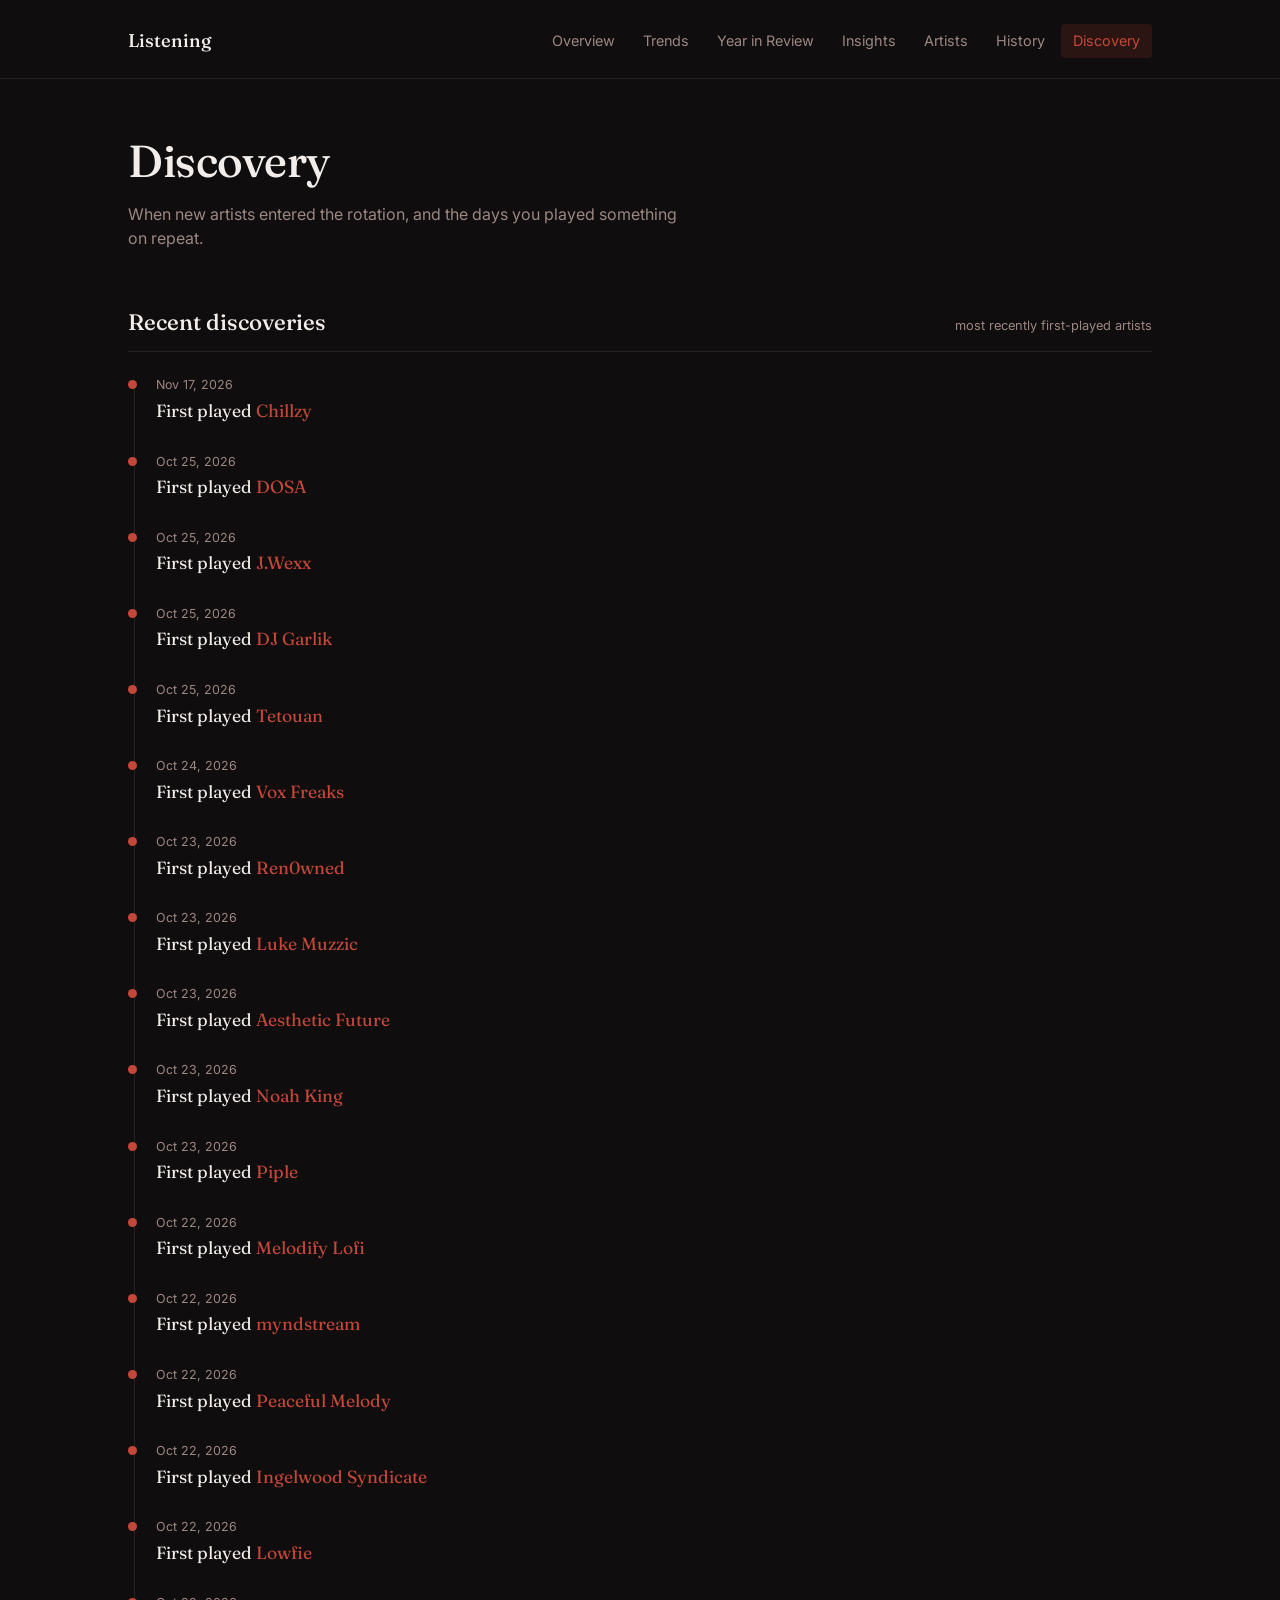
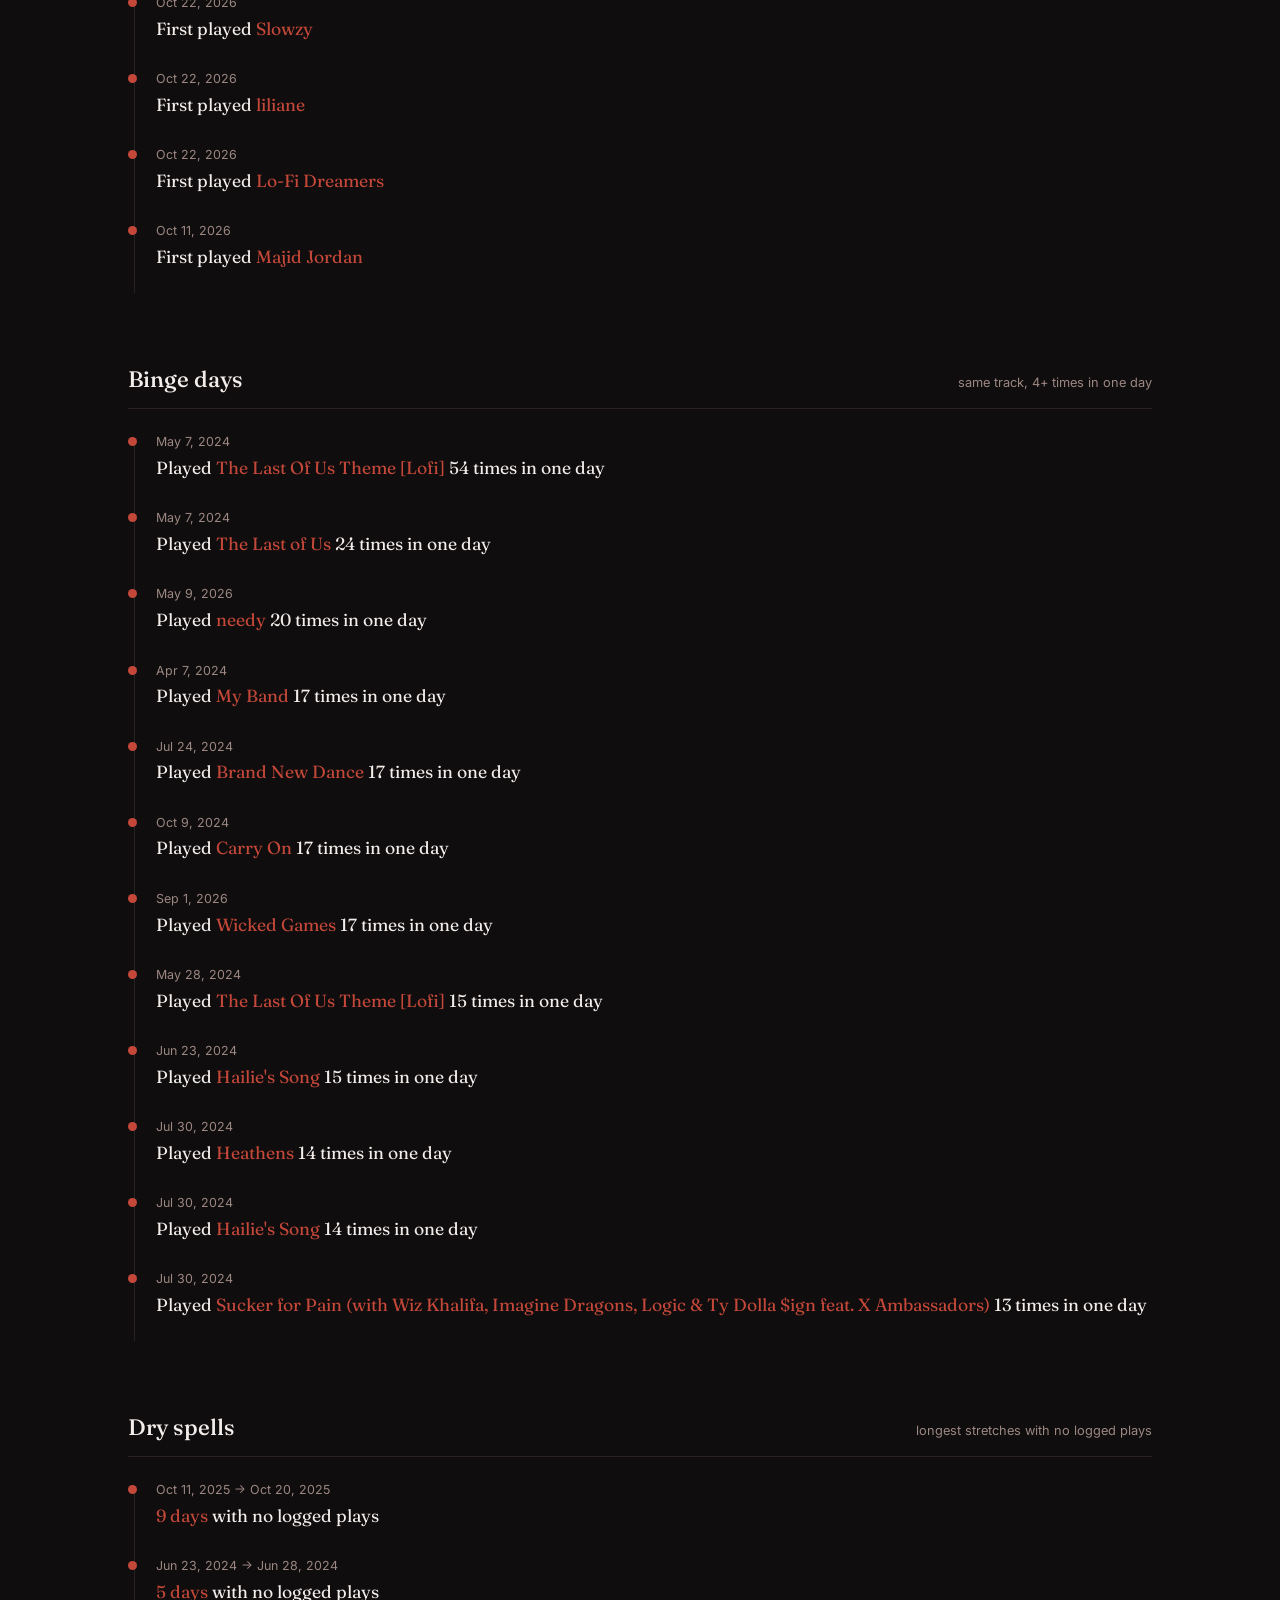
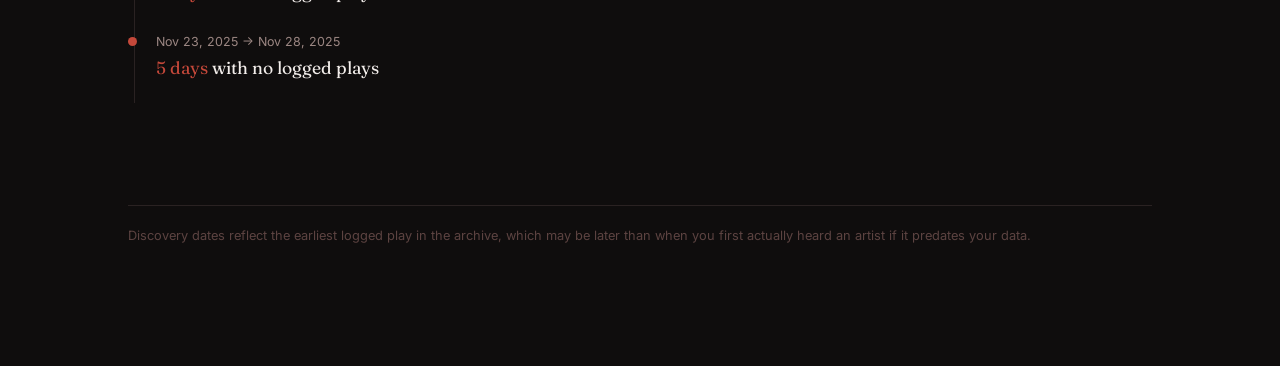
<file: discovery.html>
<!DOCTYPE html>
<html lang="en">
<head>
<meta charset="UTF-8">
<meta name="viewport" content="width=device-width, initial-scale=1.0, viewport-fit=cover">
<title>Discovery — Listening</title>
<link rel="preconnect" href="https://fonts.googleapis.com">
<link rel="preconnect" href="https://fonts.gstatic.com" crossorigin>
<link href="https://fonts.googleapis.com/css2?family=Fraunces:opsz,wght@9..144,300;9..144,400;9..144,500;9..144,600&family=Inter:wght@400;500;600&display=swap" rel="stylesheet">
<link rel="stylesheet" href="css/style.css">
</head>
<body>

<nav class="top">
  <div class="inner">
    <span class="mark display">Listening</span>
    <div class="links">
      <a href="index.html">Overview</a>
      <a href="trends.html">Trends</a>
      <a href="year.html">Year in Review</a>
      <a href="insights.html">Insights</a>
      <a href="artists.html">Artists</a>
      <a href="history.html">History</a>
      <a href="discovery.html">Discovery</a>
    </div>
  </div>
</nav>

<div class="wrap">
  <div class="page-head">
    <h1 class="display">Discovery</h1>
    <p>When new artists entered the rotation, and the days you played something on repeat.</p>
  </div>

  <div id="content">
    <div class="status"><span class="display">Tracing first plays.</span> Working out when each artist first showed up.</div>
  </div>
</div>

<script src="js/data.js"></script>
<script>
const DATA_BASE = "data/";

function findFirstPlays(entries, knownArtistNames) {
  const firstPlay = new Map(); // artist -> earliest played_at
  for (const e of entries) {
    const artist = DataCore.primaryArtist(e, knownArtistNames);
    if (!artist) continue;
    if (!firstPlay.has(artist) || e.played_at < firstPlay.get(artist)) {
      firstPlay.set(artist, e.played_at);
    }
  }
  return [...firstPlay.entries()].sort((a, b) => b[1] - a[1]); // newest discovery first
}

function findBingeDays(entries, knownArtistNames) {
  // Group by day + track, find days where the same track was played 4+ times.
  // Grouped by primary artist so the same song doesn't fragment across a
  // binge day just because some plays came from the API source (full
  // collab credit string) and others from the export (primary artist only).
  const dayTrackCounts = new Map(); // "YYYY-MM-DD|track|artist" -> count
  for (const e of entries) {
    if (!e.track) continue;
    const artist = DataCore.primaryArtist(e, knownArtistNames);
    const key = `${DataCore.dayKey(e.played_at)}|${e.track}|${artist || ""}`;
    dayTrackCounts.set(key, (dayTrackCounts.get(key) || 0) + 1);
  }
  const binges = [...dayTrackCounts.entries()]
    .filter(([, count]) => count >= 4)
    .map(([key, count]) => {
      const [day, track, artist] = key.split("|");
      return { day, track, artist, count };
    })
    .sort((a, b) => b.count - a.count)
    .slice(0, 12);
  return binges;
}

function findDrySpells(entries) {
  // Find gaps of 5+ days with zero logged plays, within the data's actual span.
  const days = [...new Set(entries.map((e) => DataCore.dayKey(e.played_at)))].sort();
  if (days.length < 2) return [];

  const gaps = [];
  for (let i = 1; i < days.length; i++) {
    const prev = new Date(days[i - 1] + "T00:00:00Z");
    const cur = new Date(days[i] + "T00:00:00Z");
    const gapDays = Math.round((cur - prev) / (1000 * 60 * 60 * 24));
    if (gapDays >= 5) {
      gaps.push({ from: days[i - 1], to: days[i], gapDays });
    }
  }
  return gaps.sort((a, b) => b.gapDays - a.gapDays).slice(0, 8);
}

function fmtDay(dayStr) {
  return new Date(dayStr + "T00:00:00Z").toLocaleDateString(undefined, { month: "short", day: "numeric", year: "numeric" });
}

function render(entries) {
  const knownArtistNames = DataCore.buildKnownArtistNames(entries);
  const discoveries = findFirstPlays(entries, knownArtistNames).slice(0, 20);
  const binges = findBingeDays(entries, knownArtistNames);
  const drySpells = findDrySpells(entries);

  const discoveryHtml = discoveries
    .map(
      (d) => `
        <div class="timeline-item">
          <div class="date">${fmtDay(DataCore.dayKey(d[1]))}</div>
          <div class="text">First played <a class="accent" href="artist.html?name=${DataCore.artistSlug(d[0])}">${DataCore.escapeHtml(d[0])}</a></div>
        </div>
      `
    )
    .join("");

  const bingeHtml = binges.length
    ? binges
        .map(
          (b) => `
            <div class="timeline-item">
              <div class="date">${fmtDay(b.day)}</div>
              <div class="text">Played <span class="accent">${DataCore.escapeHtml(b.track)}</span> ${b.count} times in one day</div>
            </div>
          `
        )
        .join("")
    : `<p class="story-sub">No days found with 4+ repeat plays of the same track.</p>`;

  const drySpellHtml = drySpells.length
    ? drySpells
        .map(
          (g) => `
            <div class="timeline-item">
              <div class="date">${fmtDay(g.from)} → ${fmtDay(g.to)}</div>
              <div class="text"><span class="accent">${g.gapDays} days</span> with no logged plays</div>
            </div>
          `
        )
        .join("")
    : `<p class="story-sub">No gaps of 5+ days found — listening has been fairly continuous.</p>`;

  document.getElementById("content").innerHTML = `
    <section class="block">
      <div class="heading"><h2>Recent discoveries</h2><span class="sub">most recently first-played artists</span></div>
      <div class="timeline">${discoveryHtml}</div>
    </section>

    <section class="block">
      <div class="heading"><h2>Binge days</h2><span class="sub">same track, 4+ times in one day</span></div>
      <div class="timeline">${bingeHtml}</div>
    </section>

    <section class="block">
      <div class="heading"><h2>Dry spells</h2><span class="sub">longest stretches with no logged plays</span></div>
      <div class="timeline">${drySpellHtml}</div>
    </section>

    <footer>Discovery dates reflect the earliest logged play in the archive, which may be later than when you first actually heard an artist if it predates your data.</footer>
  `;
}

(async function init() {
  DataCore.setActiveNav();
  try {
    const entries = await DataCore.loadAllEntries(DATA_BASE);
    if (entries.length === 0) {
      DataCore.renderError("content", new Error("No listening data found"));
      return;
    }
    render(entries);
  } catch (err) {
    DataCore.renderError("content", err);
  }
})();
</script>

</body>
</html>
</file>
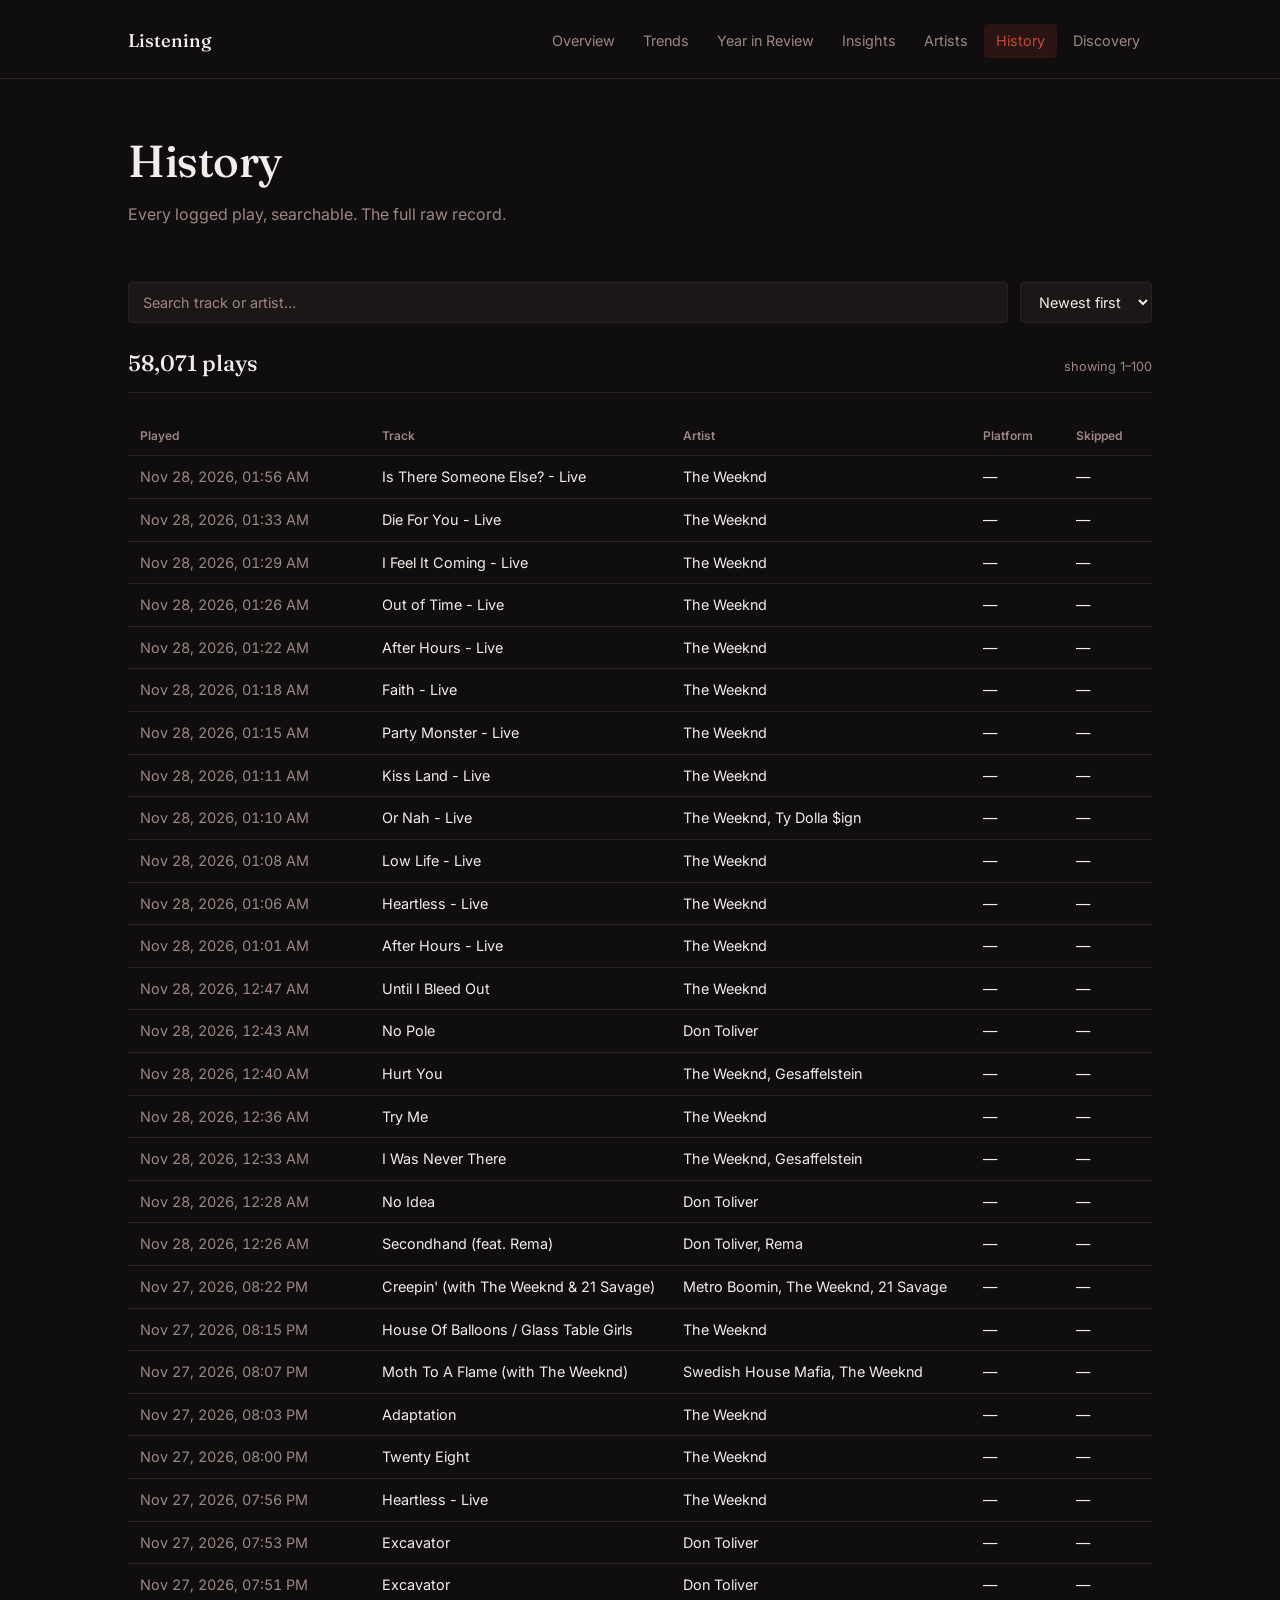
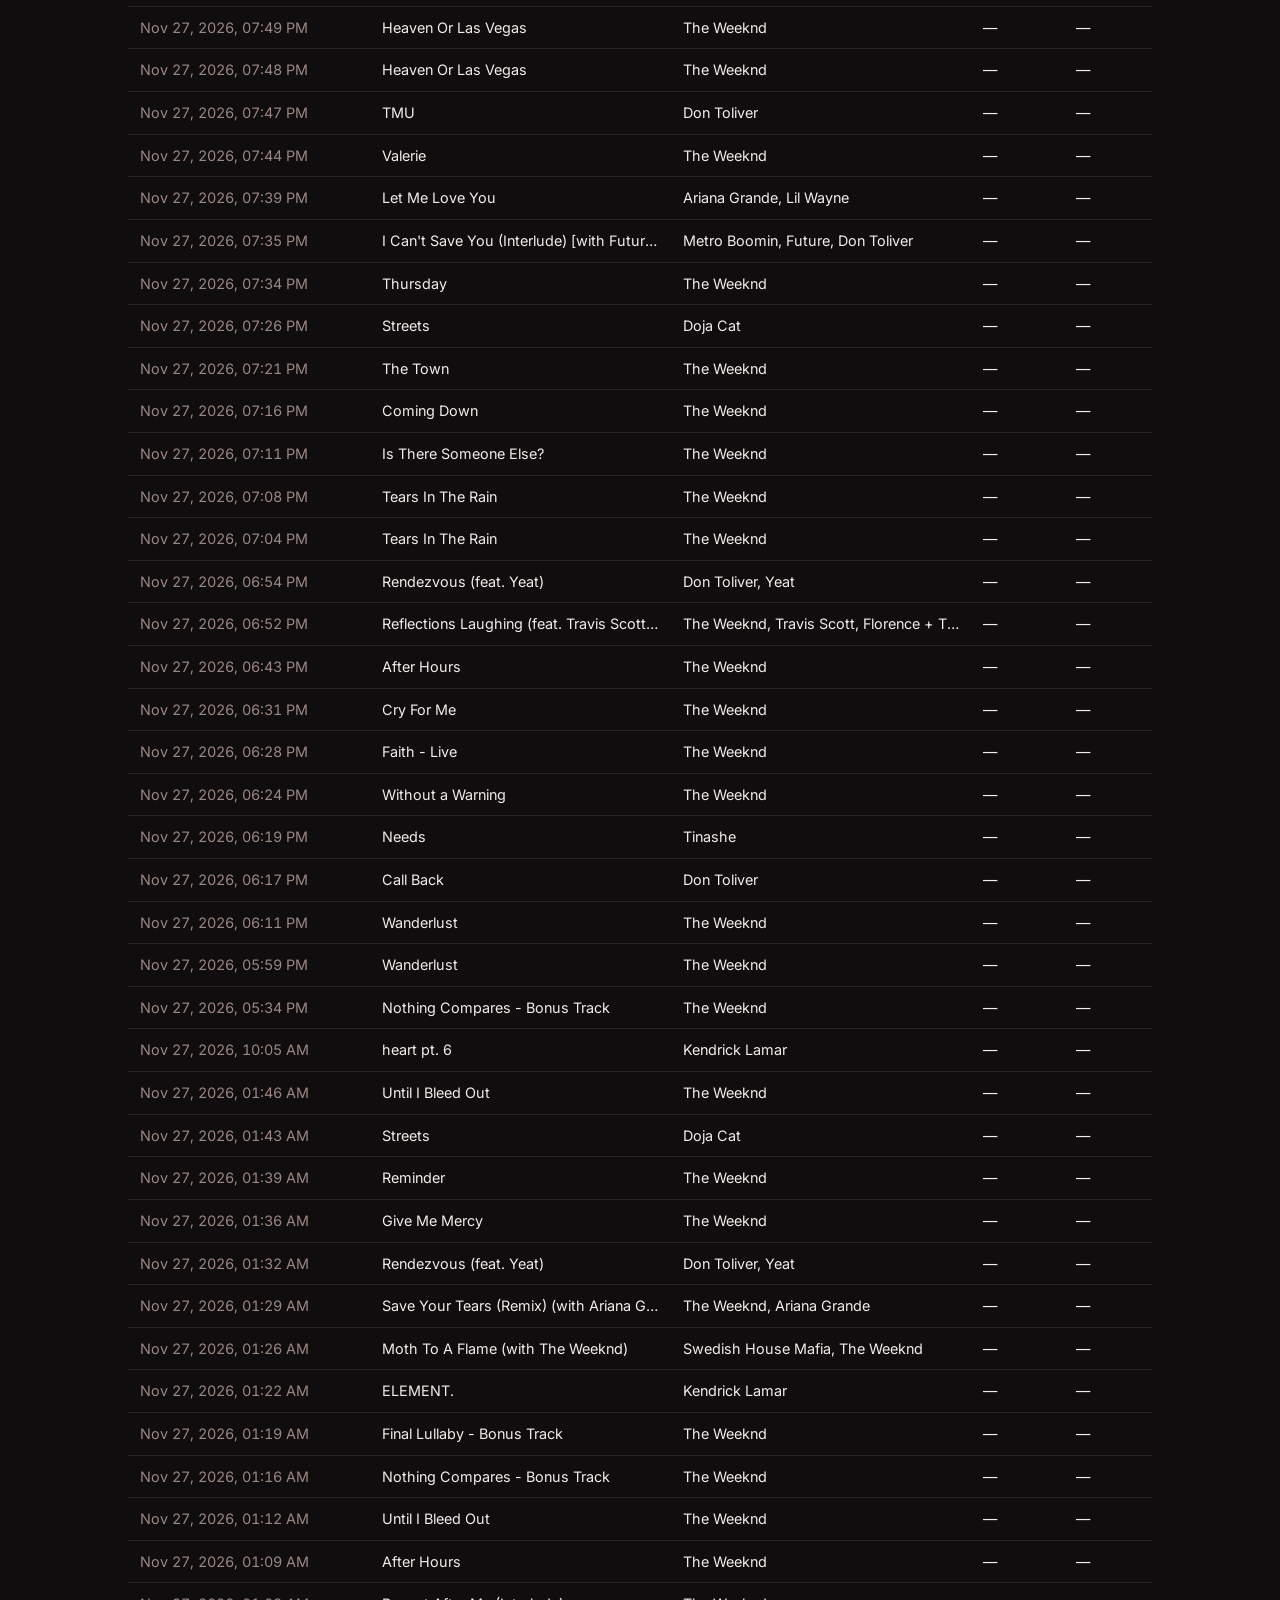
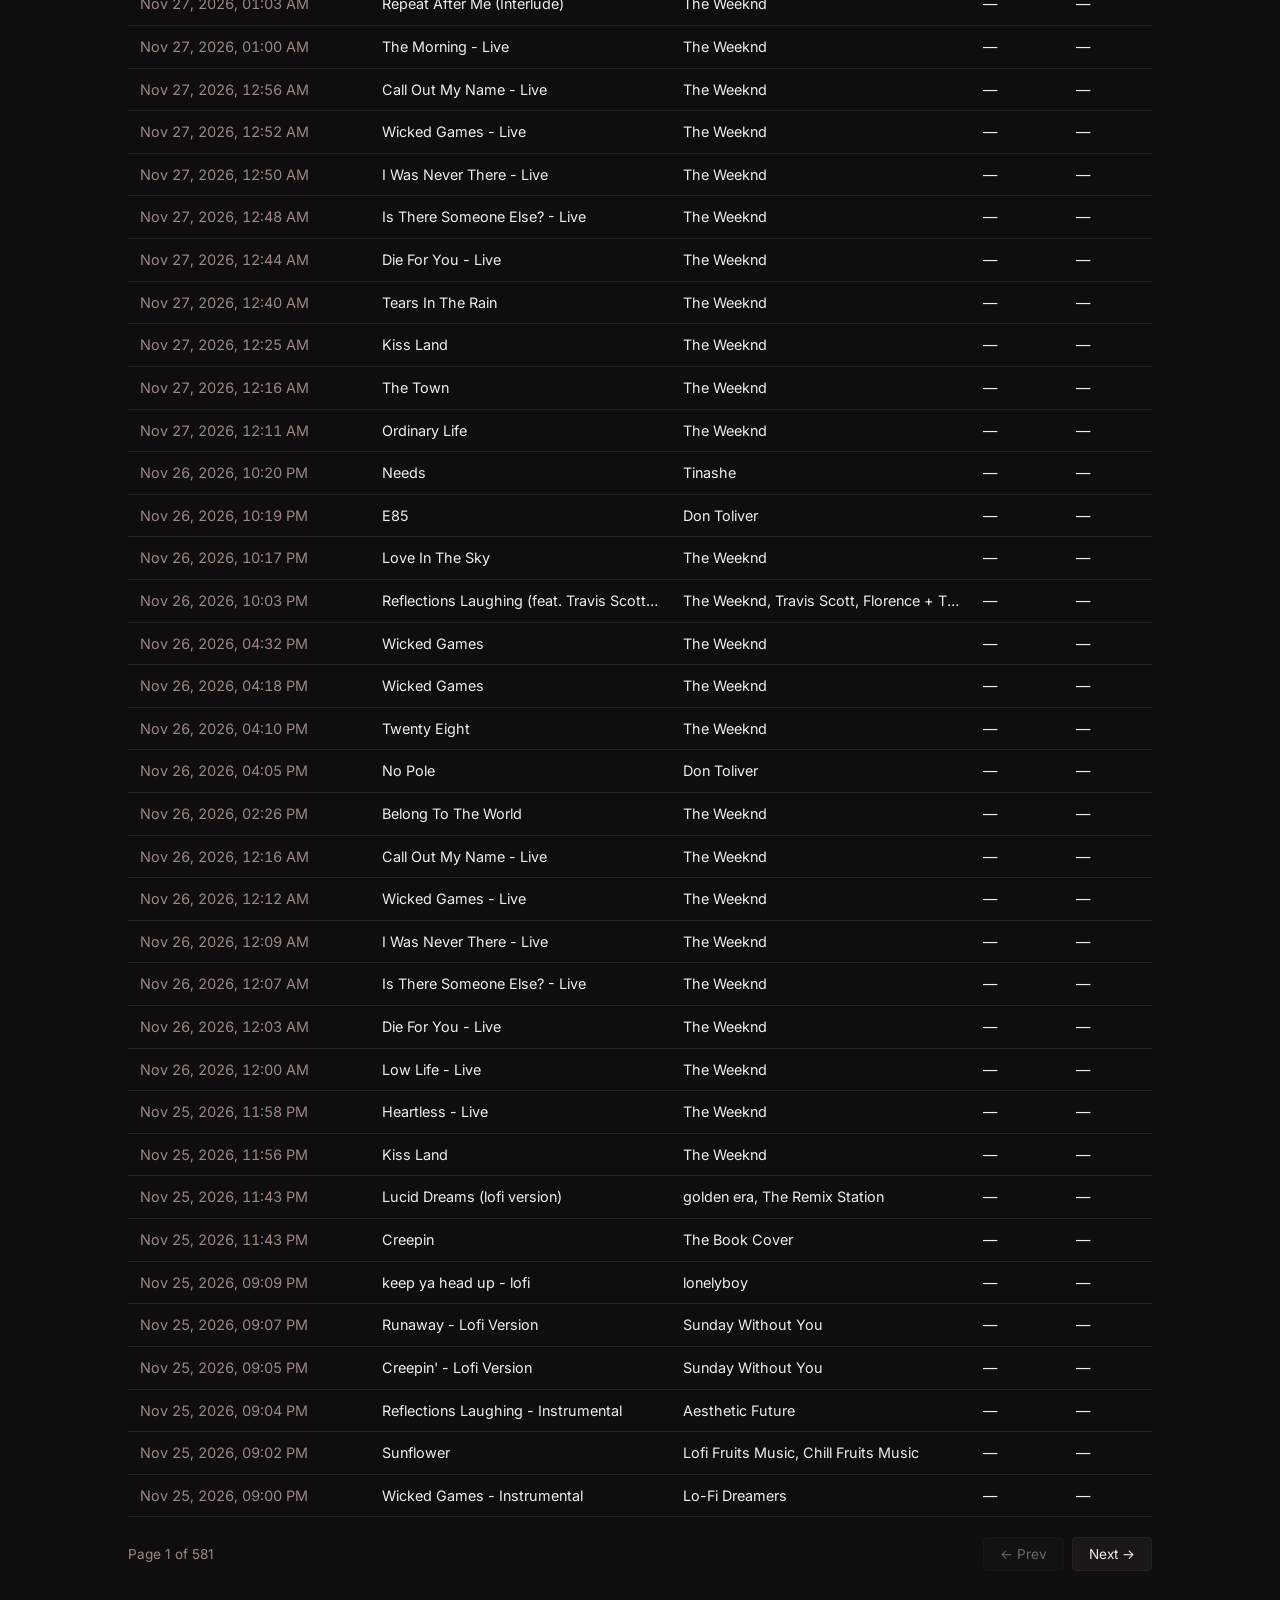
<file: history.html>
<!DOCTYPE html>
<html lang="en">
<head>
<meta charset="UTF-8">
<meta name="viewport" content="width=device-width, initial-scale=1.0, viewport-fit=cover">
<title>History — Listening</title>
<link rel="preconnect" href="https://fonts.googleapis.com">
<link rel="preconnect" href="https://fonts.gstatic.com" crossorigin>
<link href="https://fonts.googleapis.com/css2?family=Fraunces:opsz,wght@9..144,300;9..144,400;9..144,500;9..144,600&family=Inter:wght@400;500;600&display=swap" rel="stylesheet">
<link rel="stylesheet" href="css/style.css">
</head>
<body>

<nav class="top">
  <div class="inner">
    <span class="mark display">Listening</span>
    <div class="links">
      <a href="index.html">Overview</a>
      <a href="trends.html">Trends</a>
      <a href="year.html">Year in Review</a>
      <a href="insights.html">Insights</a>
      <a href="artists.html">Artists</a>
      <a href="history.html">History</a>
      <a href="discovery.html">Discovery</a>
    </div>
  </div>
</nav>

<div class="wrap">
  <div class="page-head">
    <h1 class="display">History</h1>
    <p>Every logged play, searchable. The full raw record.</p>
  </div>

  <div class="history-controls">
    <input type="text" id="search-box" placeholder="Search track or artist…">
    <select id="sort-select">
      <option value="newest">Newest first</option>
      <option value="oldest">Oldest first</option>
    </select>
  </div>

  <div id="content">
    <div class="status"><span class="display">Opening the log.</span> Loading every play on record.</div>
  </div>
</div>

<script src="js/data.js"></script>
<script>
const DATA_BASE = "data/";
const PAGE_SIZE = 100;

let allEntries = [];
let filtered = [];
let currentPage = 0;

function fmtDate(ts) {
  return new Date(ts).toLocaleString(undefined, {
    year: "numeric", month: "short", day: "numeric", hour: "2-digit", minute: "2-digit",
  });
}

function renderTable() {
  const start = currentPage * PAGE_SIZE;
  const pageItems = filtered.slice(start, start + PAGE_SIZE);
  const totalPages = Math.max(1, Math.ceil(filtered.length / PAGE_SIZE));

  const rows = pageItems
    .map(
      (e) => `
        <tr>
          <td class="date-cell">${fmtDate(e.played_at)}</td>
          <td>${DataCore.escapeHtml(e.track || "—")}</td>
          <td>${DataCore.escapeHtml(e.artist || "—")}</td>
          <td>${e.source === "extended_history" ? DataCore.escapeHtml(e.platform || "—") : "—"}</td>
          <td>${e.skipped === true ? "Yes" : e.skipped === false ? "No" : "—"}</td>
        </tr>
      `
    )
    .join("");

  document.getElementById("content").innerHTML = `
    <section class="block">
      <div class="heading"><h2>${filtered.length.toLocaleString()} plays</h2><span class="sub">showing ${start + 1}–${Math.min(start + PAGE_SIZE, filtered.length)}</span></div>
      <div style="overflow-x:auto;">
        <table class="history-table">
          <thead><tr><th>Played</th><th>Track</th><th>Artist</th><th>Platform</th><th>Skipped</th></tr></thead>
          <tbody>${rows || '<tr><td colspan="5" style="color:var(--text-mid)">No matches.</td></tr>'}</tbody>
        </table>
      </div>
      <div class="history-pagination">
        <span>Page ${currentPage + 1} of ${totalPages}</span>
        <div style="display:flex; gap:8px;">
          <button id="prev-page" ${currentPage === 0 ? "disabled" : ""}>← Prev</button>
          <button id="next-page" ${currentPage >= totalPages - 1 ? "disabled" : ""}>Next →</button>
        </div>
      </div>
    </section>
  `;

  document.getElementById("prev-page")?.addEventListener("click", () => {
    currentPage = Math.max(0, currentPage - 1);
    renderTable();
    window.scrollTo({ top: 0, behavior: "smooth" });
  });
  document.getElementById("next-page")?.addEventListener("click", () => {
    currentPage = Math.min(totalPages - 1, currentPage + 1);
    renderTable();
    window.scrollTo({ top: 0, behavior: "smooth" });
  });
}

function applyFilters() {
  const q = document.getElementById("search-box").value.trim().toLowerCase();
  const sort = document.getElementById("sort-select").value;

  filtered = q
    ? allEntries.filter(
        (e) => (e.track && e.track.toLowerCase().includes(q)) || (e.artist && e.artist.toLowerCase().includes(q))
      )
    : allEntries.slice();

  filtered.sort((a, b) => (sort === "oldest" ? a.played_at - b.played_at : b.played_at - a.played_at));
  currentPage = 0;
  renderTable();
}

(async function init() {
  DataCore.setActiveNav();
  try {
    allEntries = await DataCore.loadAllEntries(DATA_BASE);
    if (allEntries.length === 0) {
      DataCore.renderError("content", new Error("No listening data found"));
      return;
    }
    applyFilters();

    document.getElementById("search-box").addEventListener("input", applyFilters);
    document.getElementById("sort-select").addEventListener("change", applyFilters);
  } catch (err) {
    DataCore.renderError("content", err);
  }
})();
</script>

</body>
</html>
</file>
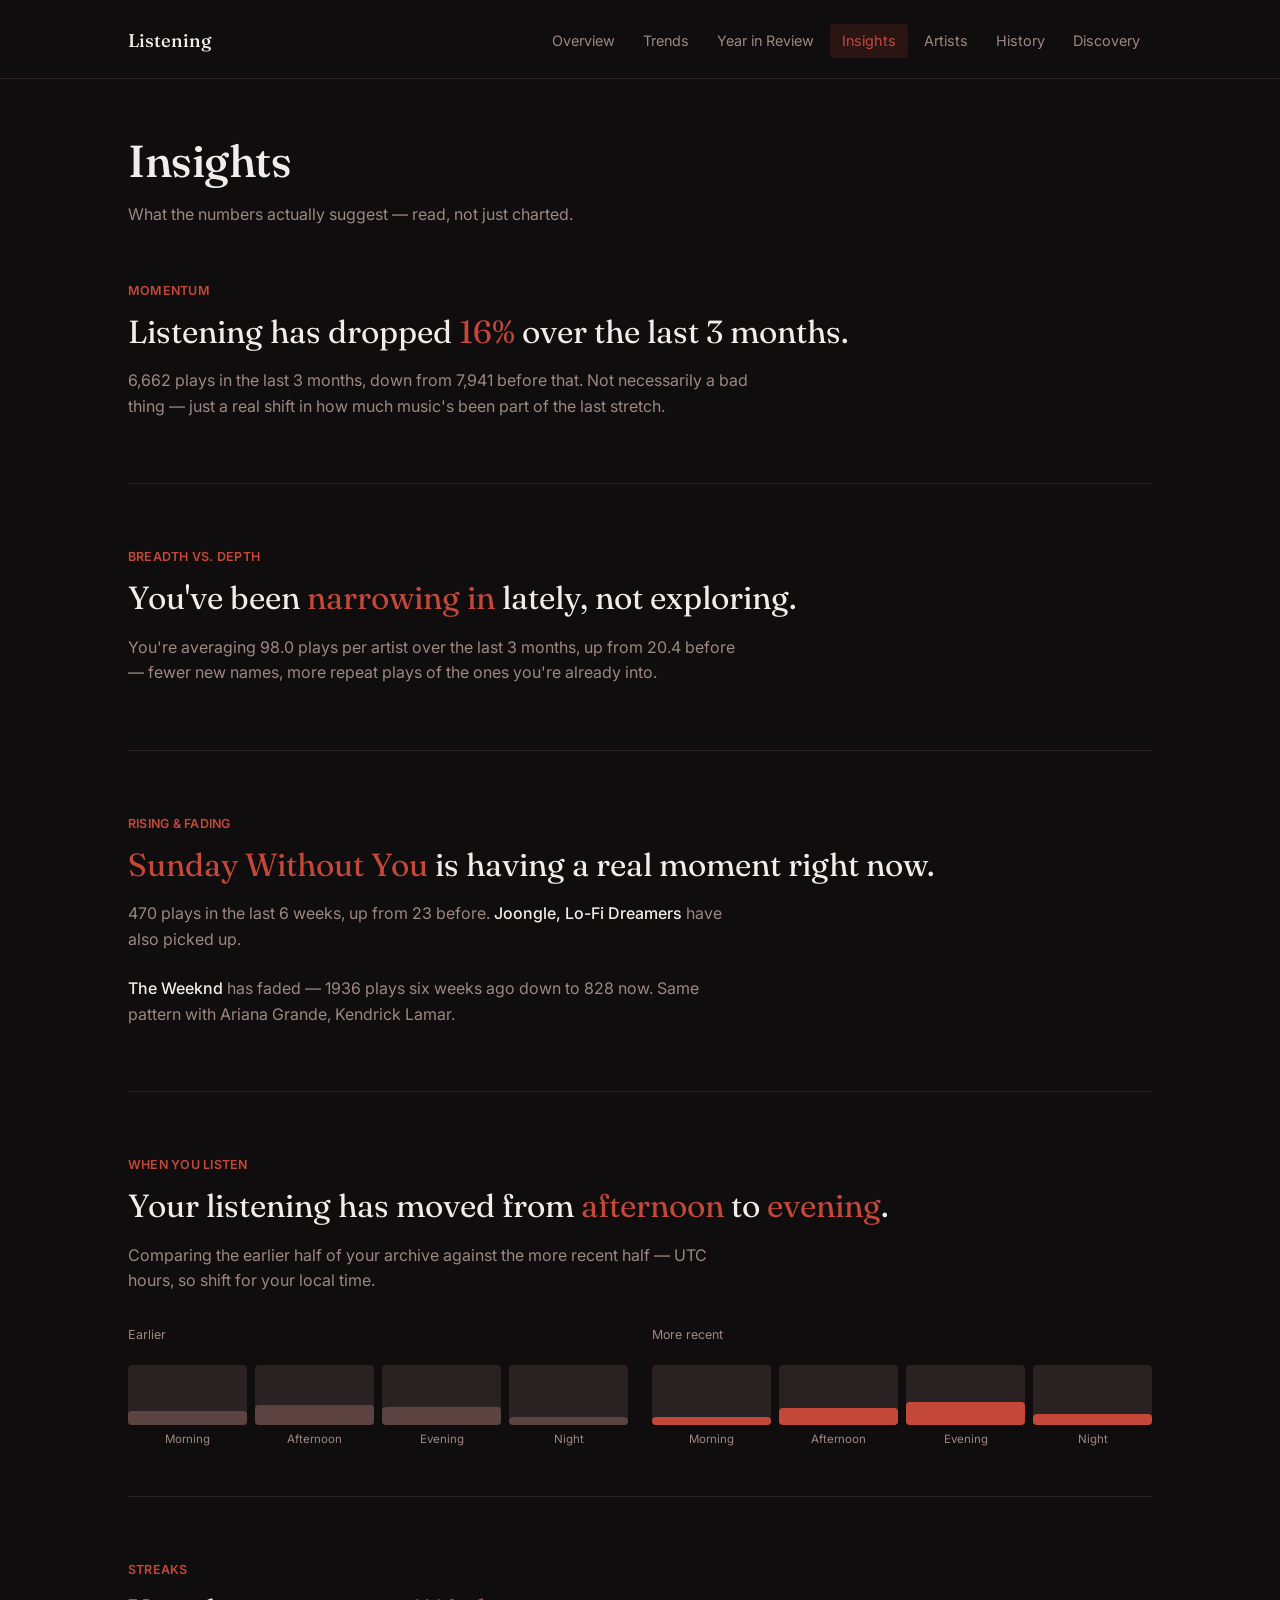
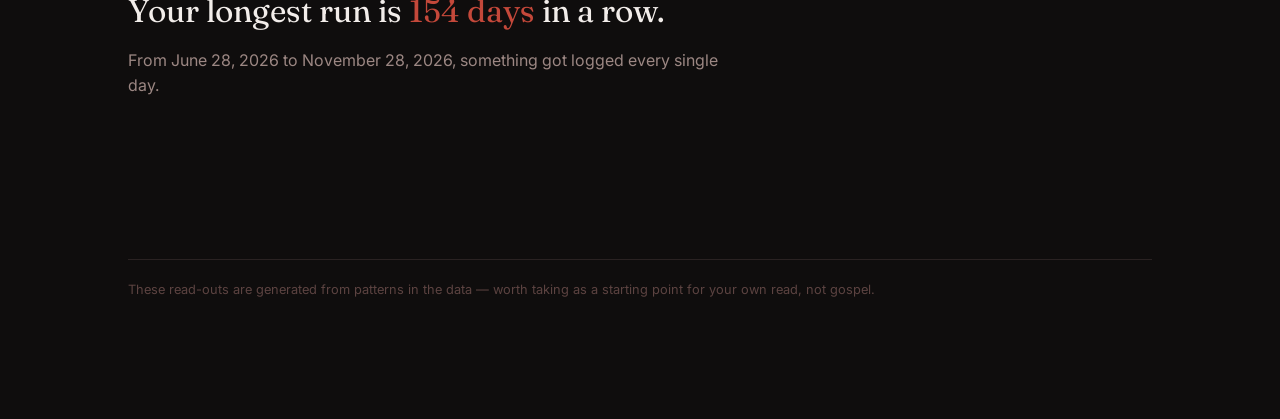
<file: insights.html>
<!DOCTYPE html>
<html lang="en">
<head>
<meta charset="UTF-8">
<meta name="viewport" content="width=device-width, initial-scale=1.0, viewport-fit=cover">
<title>Insights — Listening</title>
<link rel="preconnect" href="https://fonts.googleapis.com">
<link rel="preconnect" href="https://fonts.gstatic.com" crossorigin>
<link href="https://fonts.googleapis.com/css2?family=Fraunces:opsz,wght@9..144,300;9..144,400;9..144,500;9..144,600&family=Inter:wght@400;500;600&display=swap" rel="stylesheet">
<link rel="stylesheet" href="css/style.css">
<style>
  .insight-block {
    margin-bottom: 64px;
    padding-bottom: 48px;
    border-bottom: 1px solid var(--rule);
  }
  .insight-block:last-of-type {
    border-bottom: none;
  }
  .insight-eyebrow {
    font-size: 0.78rem;
    color: var(--red);
    font-weight: 600;
    letter-spacing: 0.02em;
    margin-bottom: 10px;
  }
  .insight-headline {
    font-family: 'Fraunces', serif;
    font-weight: 400;
    font-size: clamp(1.5rem, 4vw, 2rem);
    line-height: 1.3;
    margin: 0 0 16px;
    max-width: 42ch;
  }
  .insight-headline .accent { color: var(--red); }
  .insight-body {
    font-size: 1rem;
    color: var(--text-mid);
    max-width: 62ch;
    line-height: 1.6;
  }
  .insight-body strong {
    color: var(--text);
    font-weight: 500;
  }
  .insight-body + .insight-body {
    margin-top: 12px;
  }
  .shift-bars {
    display: flex;
    gap: 8px;
    margin-top: 20px;
    max-width: 500px;
  }
  .shift-bar {
    flex: 1;
  }
  .shift-bar .track {
    height: 60px;
    background: var(--rule);
    border-radius: 4px;
    position: relative;
    overflow: hidden;
    display: flex;
    align-items: flex-end;
  }
  .shift-bar .fill {
    width: 100%;
    background: var(--text-dim);
    border-radius: 4px 4px 0 0;
  }
  .shift-bar .fill.then { background: var(--text-dim); }
  .shift-bar .fill.now { background: var(--red); }
  .shift-bar .label {
    font-size: 0.72rem;
    color: var(--text-mid);
    text-align: center;
    margin-top: 6px;
  }
</style>
</head>
<body>

<nav class="top">
  <div class="inner">
    <span class="mark display">Listening</span>
    <div class="links">
      <a href="index.html">Overview</a>
      <a href="trends.html">Trends</a>
      <a href="year.html">Year in Review</a>
      <a href="insights.html">Insights</a>
      <a href="artists.html">Artists</a>
      <a href="history.html">History</a>
      <a href="discovery.html">Discovery</a>
    </div>
  </div>
</nav>

<div class="wrap">
  <div class="page-head">
    <h1 class="display">Insights</h1>
    <p>What the numbers actually suggest — read, not just charted.</p>
  </div>

  <div id="content">
    <div class="status"><span class="display">Reading between the plays.</span> Working out what's actually changed.</div>
  </div>
</div>

<script src="js/data.js"></script>
<script>
const DATA_BASE = "data/";

function monthsAgo(n) {
  const d = new Date();
  d.setUTCDate(1);
  d.setUTCMonth(d.getUTCMonth() - n);
  return d.getTime();
}

function playsInRange(entries, startMs, endMs) {
  return entries.filter((e) => e.played_at >= startMs && e.played_at < endMs);
}

function pctChange(current, previous) {
  if (previous === 0) return current > 0 ? Infinity : 0;
  return ((current - previous) / previous) * 100;
}

// ---------- Insight 1: Momentum ----------

function computeMomentum(entries) {
  const now = Date.now();
  const threeMoAgo = monthsAgo(3);
  const sixMoAgo = monthsAgo(6);

  const recent = playsInRange(entries, threeMoAgo, now);
  const prior = playsInRange(entries, sixMoAgo, threeMoAgo);

  if (recent.length === 0 && prior.length === 0) return null;

  const change = pctChange(recent.length, prior.length);
  const direction = change > 5 ? "up" : change < -5 ? "down" : "flat";

  return { recentCount: recent.length, priorCount: prior.length, change, direction };
}

function renderMomentum(m) {
  if (!m) {
    return `<p class="insight-body">Not enough history yet to compare recent months against what came before.</p>`;
  }

  let headline, body;
  if (m.direction === "up") {
    headline = `You've been listening <span class="accent">${Math.round(m.change)}% more</span> the last 3 months.`;
    body = `${m.recentCount.toLocaleString()} plays in the last 3 months, up from ${m.priorCount.toLocaleString()} in the 3 months before that. Whatever's been going on lately, it's had you reaching for music more often.`;
  } else if (m.direction === "down") {
    headline = `Listening has dropped <span class="accent">${Math.round(Math.abs(m.change))}%</span> over the last 3 months.`;
    body = `${m.recentCount.toLocaleString()} plays in the last 3 months, down from ${m.priorCount.toLocaleString()} before that. Not necessarily a bad thing — just a real shift in how much music's been part of the last stretch.`;
  } else {
    headline = `Your listening's held <span class="accent">pretty steady</span> the last 3 months.`;
    body = `${m.recentCount.toLocaleString()} plays in the last 3 months, close to the ${m.priorCount.toLocaleString()} from the 3 months before. No real swing either way.`;
  }

  return `<h3 class="insight-headline display">${headline}</h3><p class="insight-body">${body}</p>`;
}

// ---------- Insight 2: Breadth vs depth ----------

function computeBreadth(entries, knownArtistNames) {
  const now = Date.now();
  const threeMoAgo = monthsAgo(3);
  const sixMoAgo = monthsAgo(6);

  const recent = playsInRange(entries, threeMoAgo, now);
  const prior = playsInRange(entries, sixMoAgo, threeMoAgo);

  if (recent.length === 0) return null;

  const recentArtists = new Set(recent.map((e) => DataCore.primaryArtist(e, knownArtistNames)).filter(Boolean));
  const priorArtists = new Set(prior.map((e) => DataCore.primaryArtist(e, knownArtistNames)).filter(Boolean));

  const recentRatio = recent.length / Math.max(recentArtists.size, 1);
  const priorRatio = prior.length > 0 ? prior.length / Math.max(priorArtists.size, 1) : recentRatio;

  return {
    recentArtistCount: recentArtists.size,
    priorArtistCount: priorArtists.size,
    recentPlaysPerArtist: recentRatio,
    priorPlaysPerArtist: priorRatio,
  };
}

function renderBreadth(b) {
  if (!b) return `<p class="insight-body">Not enough recent data to say yet.</p>`;

  const ratioChange = b.priorPlaysPerArtist > 0 ? pctChange(b.recentPlaysPerArtist, b.priorPlaysPerArtist) : 0;
  const narrowing = ratioChange > 10;
  const widening = ratioChange < -10;

  let headline, body;
  if (narrowing) {
    headline = `You've been <span class="accent">narrowing in</span> lately, not exploring.`;
    body = `You're averaging ${b.recentPlaysPerArtist.toFixed(1)} plays per artist over the last 3 months, up from ${b.priorPlaysPerArtist.toFixed(1)} before — fewer new names, more repeat plays of the ones you're already into.`;
  } else if (widening) {
    headline = `You've been <span class="accent">branching out</span> more lately.`;
    body = `${b.recentArtistCount.toLocaleString()} distinct artists in the last 3 months, with plays spread thinner across them than before — more discovery, less repetition.`;
  } else {
    headline = `Your mix of <span class="accent">new vs. familiar</span> has stayed pretty consistent.`;
    body = `${b.recentArtistCount.toLocaleString()} distinct artists over the last 3 months, at a similar plays-per-artist rate to before — no real shift toward exploring more or settling in.`;
  }

  return `<h3 class="insight-headline display">${headline}</h3><p class="insight-body">${body}</p>`;
}

// ---------- Insight 3: Rising / fading artists ----------

function computeArtistMomentum(entries, knownArtistNames) {
  const now = Date.now();
  const sixWeeksAgo = now - 42 * 24 * 60 * 60 * 1000;
  const priorStart = now - 12 * 7 * 24 * 60 * 60 * 1000;
  const priorEnd = sixWeeksAgo;

  const recentCounts = new Map();
  const priorCounts = new Map();

  for (const e of entries) {
    const artist = DataCore.primaryArtist(e, knownArtistNames);
    if (!artist) continue;
    if (e.played_at >= sixWeeksAgo && e.played_at <= now) {
      recentCounts.set(artist, (recentCounts.get(artist) || 0) + 1);
    } else if (e.played_at >= priorStart && e.played_at < priorEnd) {
      priorCounts.set(artist, (priorCounts.get(artist) || 0) + 1);
    }
  }

  const rising = [];
  for (const [artist, count] of recentCounts.entries()) {
    if (count < 3) continue;
    const priorCount = priorCounts.get(artist) || 0;
    rising.push({ artist, recentCount: count, priorCount, delta: count - priorCount });
  }
  rising.sort((a, b) => b.delta - a.delta);

  const fading = [];
  for (const [artist, count] of priorCounts.entries()) {
    if (count < 3) continue;
    const recentCount = recentCounts.get(artist) || 0;
    fading.push({ artist, recentCount, priorCount: count, delta: recentCount - count });
  }
  fading.sort((a, b) => a.delta - b.delta);

  return { rising: rising.slice(0, 3), fading: fading.slice(0, 3) };
}

function renderArtistMomentum(am) {
  if (am.rising.length === 0 && am.fading.length === 0) {
    return `<p class="insight-body">Not enough recent listening yet to spot any artists moving up or down.</p>`;
  }

  let body = "";
  if (am.rising.length > 0) {
    const top = am.rising[0];
    const headline = top.priorCount === 0
      ? `<span class="accent">${DataCore.escapeHtml(top.artist)}</span> has come out of nowhere lately.`
      : `<span class="accent">${DataCore.escapeHtml(top.artist)}</span> is having a real moment right now.`;
    body += `<h3 class="insight-headline display">${headline}</h3>`;
    body += `<p class="insight-body">${top.recentCount} plays in the last 6 weeks, ${top.priorCount === 0 ? "with none in the 6 weeks before that" : `up from ${top.priorCount} before`}.`;
    if (am.rising.length > 1) {
      const others = am.rising.slice(1).map((r) => DataCore.escapeHtml(r.artist)).join(", ");
      body += ` <strong>${others}</strong> ${am.rising.length === 2 ? "has" : "have"} also picked up.`;
    }
    body += `</p>`;
  }

  if (am.fading.length > 0) {
    const top = am.fading[0];
    body += `<p class="insight-body" style="margin-top:24px;"><strong>${DataCore.escapeHtml(top.artist)}</strong> has faded — ${top.priorCount} plays six weeks ago down to ${top.recentCount} now.`;
    if (am.fading.length > 1) {
      const others = am.fading.slice(1).map((f) => DataCore.escapeHtml(f.artist)).join(", ");
      body += ` Same pattern with ${others}.`;
    }
    body += `</p>`;
  }

  return body;
}

// ---------- Insight 4: Time-of-day shift ----------

function timeBand(hour) {
  if (hour >= 5 && hour < 12) return "morning";
  if (hour >= 12 && hour < 17) return "afternoon";
  if (hour >= 17 && hour < 22) return "evening";
  return "night";
}

function computeTimeShift(entries) {
  if (entries.length === 0) return null;

  const sorted = entries.slice().sort((a, b) => a.played_at - b.played_at);
  const midpoint = sorted[Math.floor(sorted.length / 2)].played_at;

  const earlier = sorted.filter((e) => e.played_at < midpoint);
  const later = sorted.filter((e) => e.played_at >= midpoint);

  if (earlier.length < 20 || later.length < 20) return null;

  function bandCounts(list) {
    const counts = { morning: 0, afternoon: 0, evening: 0, night: 0 };
    for (const e of list) counts[timeBand(new Date(e.played_at).getUTCHours())]++;
    return counts;
  }

  const earlierCounts = bandCounts(earlier);
  const laterCounts = bandCounts(later);

  function dominant(counts, total) {
    let best = "morning", bestPct = 0;
    for (const [band, count] of Object.entries(counts)) {
      const pct = count / total;
      if (pct > bestPct) { best = band; bestPct = pct; }
    }
    return { band: best, pct: bestPct };
  }

  const earlierDominant = dominant(earlierCounts, earlier.length);
  const laterDominant = dominant(laterCounts, later.length);

  return { earlierCounts, laterCounts, earlierTotal: earlier.length, laterTotal: later.length, earlierDominant, laterDominant };
}

function renderTimeShift(t) {
  if (!t) return `<p class="insight-body">Not enough spread across time yet to say how your listening hours have shifted.</p>`;

  const bands = ["morning", "afternoon", "evening", "night"];
  const bandLabels = { morning: "Morning", afternoon: "Afternoon", evening: "Evening", night: "Night" };

  const shifted = t.earlierDominant.band !== t.laterDominant.band;

  let headline;
  if (shifted) {
    headline = `Your listening has moved from <span class="accent">${bandLabels[t.earlierDominant.band].toLowerCase()}</span> to <span class="accent">${bandLabels[t.laterDominant.band].toLowerCase()}</span>.`;
  } else {
    headline = `<span class="accent">${bandLabels[t.laterDominant.band]}</span> has stayed your main listening window throughout.`;
  }

  const bars = bands
    .map((band) => {
      const earlierPct = Math.round((t.earlierCounts[band] / t.earlierTotal) * 100);
      return `
        <div class="shift-bar">
          <div class="track">
            <div class="fill then" style="height:${earlierPct}%"></div>
          </div>
          <div class="label">${bandLabels[band]}</div>
        </div>
      `;
    })
    .join("");

  const barsNow = bands
    .map((band) => {
      const laterPct = Math.round((t.laterCounts[band] / t.laterTotal) * 100);
      return `<div class="shift-bar"><div class="track"><div class="fill now" style="height:${laterPct}%"></div></div><div class="label">${bandLabels[band]}</div></div>`;
    })
    .join("");

  return `
    <h3 class="insight-headline display">${headline}</h3>
    <p class="insight-body">Comparing the earlier half of your archive against the more recent half — UTC hours, so shift for your local time.</p>
    <div style="display:grid; grid-template-columns:1fr 1fr; gap:24px; margin-top:20px;">
      <div>
        <p style="font-size:0.78rem; color:var(--text-mid); margin-bottom:8px;">Earlier</p>
        <div class="shift-bars">${bars}</div>
      </div>
      <div>
        <p style="font-size:0.78rem; color:var(--text-mid); margin-bottom:8px;">More recent</p>
        <div class="shift-bars">${barsNow}</div>
      </div>
    </div>
  `;
}

// ---------- Insight 5: Longest streak ----------

function computeStreaks(entries) {
  const days = [...new Set(entries.map((e) => DataCore.dayKey(e.played_at)))].sort();
  if (days.length === 0) return null;

  let longest = { start: days[0], end: days[0], length: 1 };
  let current = { start: days[0], end: days[0], length: 1 };

  for (let i = 1; i < days.length; i++) {
    const prev = new Date(days[i - 1] + "T00:00:00Z");
    const cur = new Date(days[i] + "T00:00:00Z");
    const gap = Math.round((cur - prev) / (1000 * 60 * 60 * 24));

    if (gap === 1) {
      current.end = days[i];
      current.length++;
    } else {
      if (current.length > longest.length) longest = { ...current };
      current = { start: days[i], end: days[i], length: 1 };
    }
  }
  if (current.length > longest.length) longest = { ...current };

  const lastDay = new Date(days[days.length - 1] + "T00:00:00Z");
  const todayKey = DataCore.dayKey(Date.now());
  const daysSinceLast = Math.round((new Date(todayKey + "T00:00:00Z") - lastDay) / (1000 * 60 * 60 * 24));
  const currentStreakActive = daysSinceLast <= 1;

  return { longest, currentStreakLength: currentStreakActive ? current.length : 0, currentStreakActive };
}

function fmtDay(dayStr) {
  return new Date(dayStr + "T00:00:00Z").toLocaleDateString(undefined, { month: "long", day: "numeric", year: "numeric" });
}

function renderStreaks(s) {
  if (!s) return `<p class="insight-body">Not enough data yet to find a streak.</p>`;

  let headline = `Your longest run is <span class="accent">${s.longest.length} day${s.longest.length === 1 ? "" : "s"}</span> in a row.`;
  let body = `From ${fmtDay(s.longest.start)} to ${fmtDay(s.longest.end)}, something got logged every single day.`;

  if (s.currentStreakActive && s.currentStreakLength > 1) {
    body += ` You're currently on a ${s.currentStreakLength}-day streak of your own${s.currentStreakLength >= s.longest.length ? " — matching or beating your best" : ""}.`;
  }

  return `<h3 class="insight-headline display">${headline}</h3><p class="insight-body">${body}</p>`;
}

// ---------- Render ----------

function render(entries) {
  const knownArtistNames = DataCore.buildKnownArtistNames(entries);

  const momentum = computeMomentum(entries);
  const breadth = computeBreadth(entries, knownArtistNames);
  const artistMomentum = computeArtistMomentum(entries, knownArtistNames);
  const timeShift = computeTimeShift(entries);
  const streaks = computeStreaks(entries);

  document.getElementById("content").innerHTML = `
    <div class="insight-block">
      <div class="insight-eyebrow">MOMENTUM</div>
      ${renderMomentum(momentum)}
    </div>

    <div class="insight-block">
      <div class="insight-eyebrow">BREADTH VS. DEPTH</div>
      ${renderBreadth(breadth)}
    </div>

    <div class="insight-block">
      <div class="insight-eyebrow">RISING &amp; FADING</div>
      ${renderArtistMomentum(artistMomentum)}
    </div>

    <div class="insight-block">
      <div class="insight-eyebrow">WHEN YOU LISTEN</div>
      ${renderTimeShift(timeShift)}
    </div>

    <div class="insight-block">
      <div class="insight-eyebrow">STREAKS</div>
      ${renderStreaks(streaks)}
    </div>

    <footer>These read-outs are generated from patterns in the data — worth taking as a starting point for your own read, not gospel.</footer>
  `;
}

(async function init() {
  DataCore.setActiveNav();
  try {
    const entries = await DataCore.loadAllEntries(DATA_BASE);
    if (entries.length === 0) {
      DataCore.renderError("content", new Error("No listening data found"));
      return;
    }
    render(entries);
  } catch (err) {
    DataCore.renderError("content", err);
  }
})();
</script>

</body>
</html>
</file>
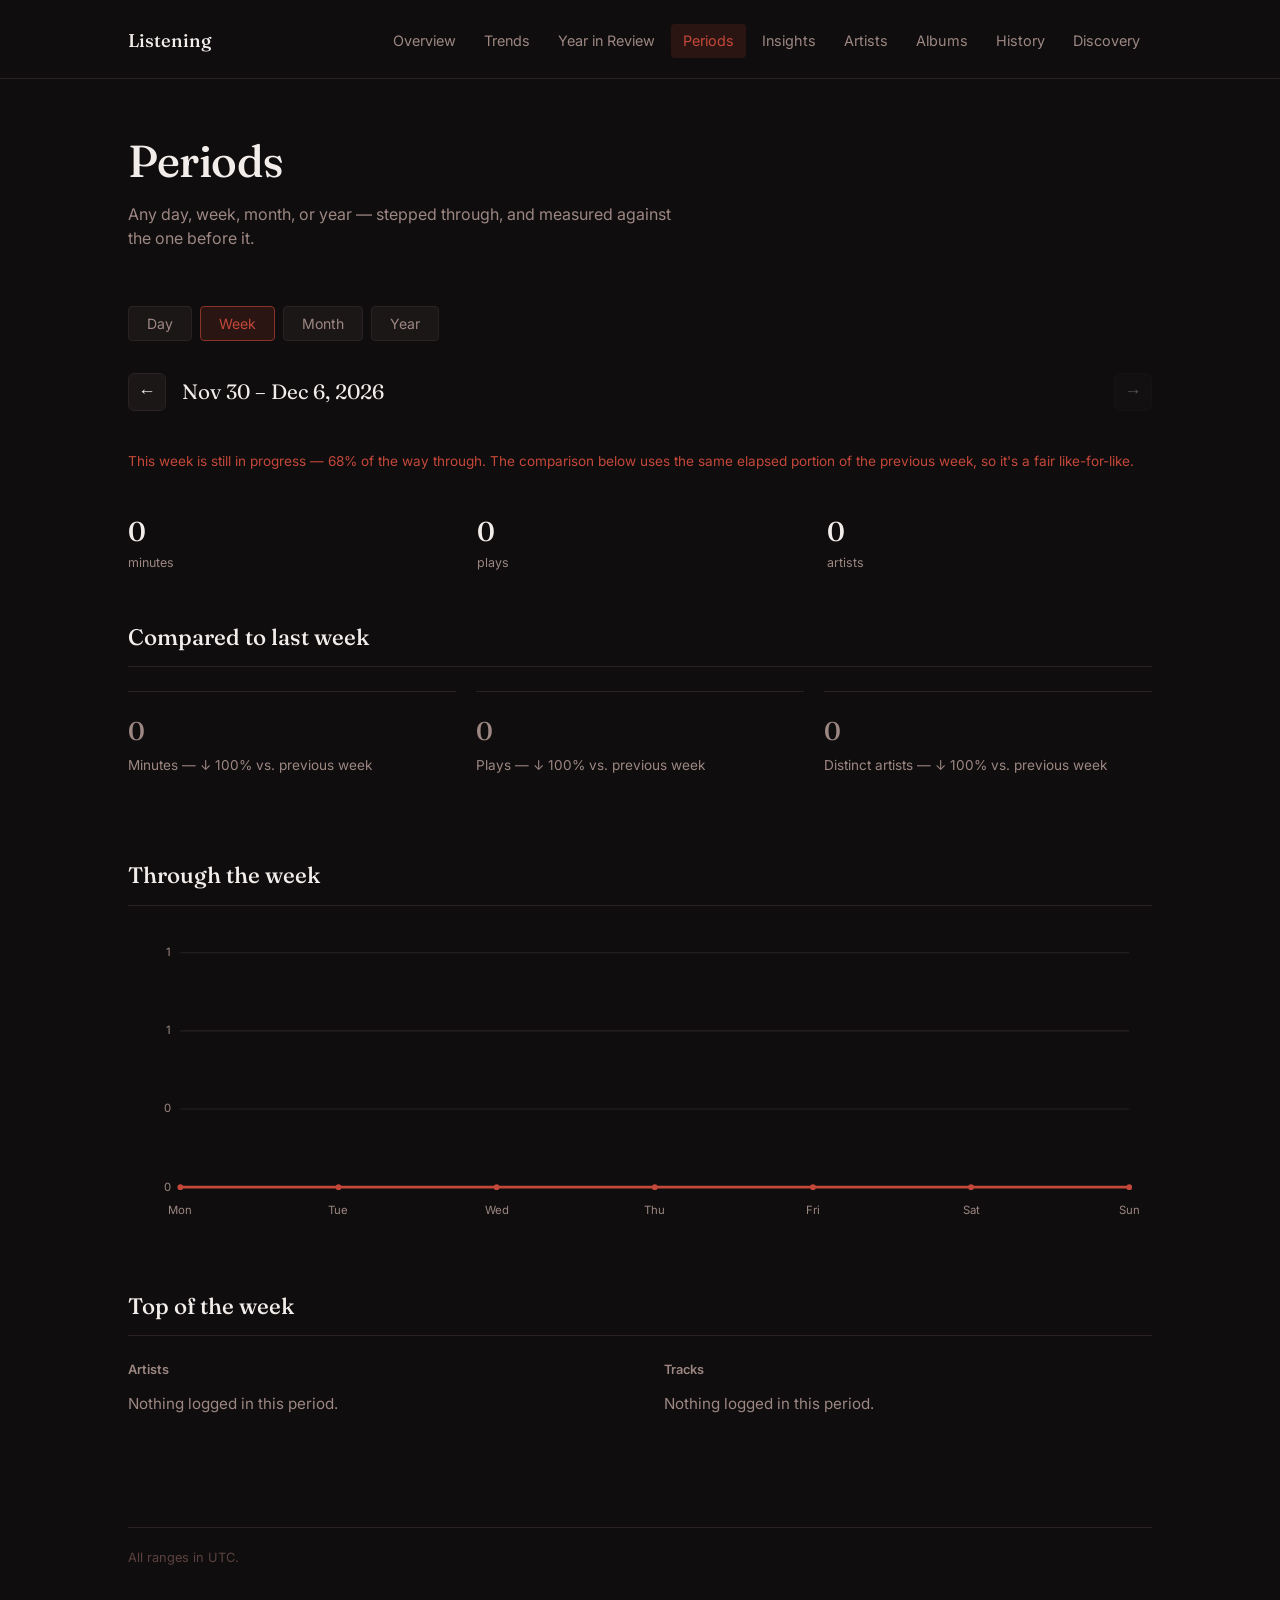
<file: period.html>
<!DOCTYPE html>
<html lang="en">
<head>
<meta charset="UTF-8">
<meta name="viewport" content="width=device-width, initial-scale=1.0, viewport-fit=cover">
<title>Periods — Listening</title>
<link rel="preconnect" href="https://fonts.googleapis.com">
<link rel="preconnect" href="https://fonts.gstatic.com" crossorigin>
<link href="https://fonts.googleapis.com/css2?family=Fraunces:opsz,wght@9..144,300;9..144,400;9..144,500;9..144,600&family=Inter:wght@400;500;600&display=swap" rel="stylesheet">
<link rel="stylesheet" href="css/style.css">
<style>
  .granularity-picker {
    display: flex;
    gap: 8px;
    margin-bottom: 32px;
    flex-wrap: wrap;
  }
  .granularity-picker button {
    background: var(--black-lift);
    border: 1px solid var(--rule);
    color: var(--text-mid);
    padding: 8px 18px;
    border-radius: 4px;
    font-family: 'Inter', sans-serif;
    font-size: 0.88rem;
    cursor: pointer;
    transition: all 0.15s;
  }
  .granularity-picker button:hover { color: var(--text); background: var(--rule); }
  .granularity-picker button.active {
    color: var(--red);
    background: var(--red-glow);
    border-color: var(--red-dim);
  }
  .period-nav {
    display: flex;
    align-items: center;
    gap: 16px;
    margin-bottom: 40px;
    flex-wrap: wrap;
  }
  .period-nav button.step {
    background: var(--black-lift);
    border: 1px solid var(--rule);
    color: var(--text);
    width: 38px;
    height: 38px;
    border-radius: 6px;
    font-size: 1.1rem;
    cursor: pointer;
    flex-shrink: 0;
  }
  .period-nav button.step:hover { background: var(--rule); }
  .period-nav button.step:disabled { opacity: 0.3; cursor: not-allowed; }
  .period-nav .range {
    font-family: 'Fraunces', serif;
    font-size: 1.3rem;
    color: var(--text);
    flex: 1;
    min-width: 180px;
  }
  .period-nav button.jump {
    background: transparent;
    border: 1px solid var(--rule);
    color: var(--text-mid);
    padding: 8px 14px;
    border-radius: 4px;
    font-size: 0.82rem;
    cursor: pointer;
  }
  .period-nav button.jump:hover { color: var(--text); border-color: var(--text-mid); }
  .in-progress-note {
    font-size: 0.85rem;
    color: var(--red);
    margin-bottom: 40px;
  }
</style>
</head>
<body>

<nav class="top">
  <div class="inner">
    <span class="mark display">Listening</span>
    <div class="links">
      <a href="index.html">Overview</a>
      <a href="trends.html">Trends</a>
      <a href="year.html">Year in Review</a>
      <a href="period.html">Periods</a>
      <a href="insights.html">Insights</a>
      <a href="artists.html">Artists</a>
      <a href="albums.html">Albums</a>
      <a href="history.html">History</a>
      <a href="discovery.html">Discovery</a>
    </div>
  </div>
</nav>

<div class="wrap">
  <div class="page-head">
    <h1 class="display">Periods</h1>
    <p>Any day, week, month, or year — stepped through, and measured against the one before it.</p>
  </div>

  <div id="granularity-picker" class="granularity-picker"></div>
  <div id="period-nav" class="period-nav"></div>
  <div id="in-progress-note" class="in-progress-note"></div>

  <div id="content">
    <div class="status"><span class="display">Slicing up the calendar.</span> Loading your listening history.</div>
  </div>
</div>

<script src="js/data.js"></script>
<script src="js/charts.js"></script>
<script>
const DATA_BASE = "data/";

let allEntries = [];
let knownArtistNames = null;
let earliestPlayMs = null;

let granularity = "week";
let anchorMs = null;

function startOfDay(ts) {
  const d = new Date(ts);
  return Date.UTC(d.getUTCFullYear(), d.getUTCMonth(), d.getUTCDate());
}

function startOfWeek(ts) {
  const d = new Date(startOfDay(ts));
  const day = d.getUTCDay();
  const diffToMonday = (day === 0 ? -6 : 1) - day;
  d.setUTCDate(d.getUTCDate() + diffToMonday);
  return d.getTime();
}

function startOfMonth(ts) {
  const d = new Date(ts);
  return Date.UTC(d.getUTCFullYear(), d.getUTCMonth(), 1);
}

function startOfYear(ts) {
  const d = new Date(ts);
  return Date.UTC(d.getUTCFullYear(), 0, 1);
}

function periodStart(ts, g) {
  if (g === "day") return startOfDay(ts);
  if (g === "week") return startOfWeek(ts);
  if (g === "month") return startOfMonth(ts);
  if (g === "year") return startOfYear(ts);
}

function addPeriod(ts, g, n) {
  const d = new Date(ts);
  if (g === "day") return Date.UTC(d.getUTCFullYear(), d.getUTCMonth(), d.getUTCDate() + n);
  if (g === "week") return Date.UTC(d.getUTCFullYear(), d.getUTCMonth(), d.getUTCDate() + n * 7);
  if (g === "month") return Date.UTC(d.getUTCFullYear(), d.getUTCMonth() + n, 1);
  if (g === "year") return Date.UTC(d.getUTCFullYear() + n, 0, 1);
}

function periodEnd(startTs, g) {
  return addPeriod(startTs, g, 1);
}

function fmtRange(startTs, g) {
  const start = new Date(startTs);
  if (g === "day") {
    return start.toLocaleDateString(undefined, { weekday: "long", month: "long", day: "numeric", year: "numeric" });
  }
  if (g === "week") {
    const end = new Date(periodEnd(startTs, g) - 24 * 60 * 60 * 1000);
    const sameMonth = start.getUTCMonth() === end.getUTCMonth() && start.getUTCFullYear() === end.getUTCFullYear();
    const startStr = start.toLocaleDateString(undefined, { month: "short", day: "numeric" });
    const endStr = end.toLocaleDateString(undefined, sameMonth ? { day: "numeric", year: "numeric" } : { month: "short", day: "numeric", year: "numeric" });
    return startStr + " – " + endStr;
  }
  if (g === "month") {
    return start.toLocaleDateString(undefined, { month: "long", year: "numeric" });
  }
  return String(start.getUTCFullYear());
}

function granularityLabel(g) {
  return { day: "today", week: "this week", month: "this month", year: "this year" }[g];
}

function statsForPeriod(startTs, endTs) {
  const entries = allEntries.filter((e) => e.played_at >= startTs && e.played_at < endTs);
  const totalMs = entries.reduce((sum, e) => sum + DataCore.playedMs(e), 0);
  const artistCounts = new Map();
  const trackCounts = new Map();

  for (const e of entries) {
    const artist = DataCore.primaryArtist(e, knownArtistNames);
    if (artist) artistCounts.set(artist, (artistCounts.get(artist) || 0) + 1);
    if (e.track) {
      const key = e.track + " — " + (artist || "Unknown");
      trackCounts.set(key, (trackCounts.get(key) || 0) + 1);
    }
  }

  const topArtists = [...artistCounts.entries()].sort((a, b) => b[1] - a[1]).slice(0, 5);
  const topTracks = [...trackCounts.entries()].sort((a, b) => b[1] - a[1]).slice(0, 5);

  return {
    entries,
    plays: entries.length,
    minutes: totalMs / 1000 / 60,
    uniqueArtists: artistCounts.size,
    topArtists,
    topTracks,
  };
}

function subBuckets(startTs, endTs, g) {
  if (g === "day") {
    const hourly = Array(24).fill(0);
    for (const e of allEntries) {
      if (e.played_at >= startTs && e.played_at < endTs) {
        hourly[new Date(e.played_at).getUTCHours()]++;
      }
    }
    return { values: hourly, labels: hourly.map((_, h) => (h % 3 === 0 ? h + ":00" : "")) };
  }
  if (g === "week" || g === "month") {
    const dayMs = 24 * 60 * 60 * 1000;
    const days = [];
    for (let t = startTs; t < endTs; t += dayMs) days.push(t);
    const counts = days.map((dayStart) => {
      const dayEnd = dayStart + dayMs;
      return allEntries.filter((e) => e.played_at >= dayStart && e.played_at < dayEnd).length;
    });
    const labels = days.map((t) =>
      g === "week"
        ? new Date(t).toLocaleDateString(undefined, { weekday: "short" })
        : new Date(t).getUTCDate().toString()
    );
    return { values: counts, labels };
  }
  const counts = Array(12).fill(0);
  for (const e of allEntries) {
    if (e.played_at >= startTs && e.played_at < endTs) {
      counts[new Date(e.played_at).getUTCMonth()]++;
    }
  }
  const labels = counts.map((_, m) => new Date(Date.UTC(2000, m, 1)).toLocaleDateString(undefined, { month: "short" }));
  return { values: counts, labels };
}

function renderGranularityPicker() {
  const options = [["day", "Day"], ["week", "Week"], ["month", "Month"], ["year", "Year"]];
  document.getElementById("granularity-picker").innerHTML = options
    .map(([g, label]) => '<button data-g="' + g + '" class="' + (g === granularity ? "active" : "") + '">' + label + '</button>')
    .join("");

  document.querySelectorAll("#granularity-picker button").forEach((btn) => {
    btn.addEventListener("click", () => {
      const newG = btn.dataset.g;
      if (newG === granularity) return;
      granularity = newG;
      anchorMs = periodStart(Date.now(), granularity);
      renderGranularityPicker();
      renderPeriod();
    });
  });
}

function renderNav(startTs, isCurrent) {
  const atEarliest = earliestPlayMs !== null && startTs <= periodStart(earliestPlayMs, granularity);

  document.getElementById("period-nav").innerHTML =
    '<button class="step" id="prev-period" ' + (atEarliest ? "disabled" : "") + ' aria-label="Previous period">←</button>' +
    '<span class="range display">' + fmtRange(startTs, granularity) + '</span>' +
    '<button class="step" id="next-period" ' + (isCurrent ? "disabled" : "") + ' aria-label="Next period">→</button>' +
    (isCurrent ? "" : '<button class="jump" id="jump-current">Jump to ' + granularityLabel(granularity) + '</button>');

  document.getElementById("prev-period")?.addEventListener("click", () => {
    anchorMs = addPeriod(anchorMs, granularity, -1);
    renderPeriod();
  });
  document.getElementById("next-period")?.addEventListener("click", () => {
    anchorMs = addPeriod(anchorMs, granularity, 1);
    renderPeriod();
  });
  document.getElementById("jump-current")?.addEventListener("click", () => {
    anchorMs = periodStart(Date.now(), granularity);
    renderPeriod();
  });
}

function renderRankedList(title, entries, formatFn) {
  if (entries.length === 0) {
    return '<div class="ranked-list"><h3>' + title + '</h3><p class="story-sub">Nothing logged in this period.</p></div>';
  }
  const items = entries
    .map(([name, count]) => '<li><span class="name">' + DataCore.escapeHtml(name) + '</span><span class="count">' + formatFn(count) + '</span></li>')
    .join("");
  return '<div class="ranked-list"><h3>' + title + '</h3><ol>' + items + '</ol></div>';
}

function renderCallout(label, current, previous, unit, fmt) {
  const change = previous === 0 ? (current > 0 ? Infinity : 0) : ((current - previous) / previous) * 100;
  const isUp = change > 0;
  const isFiniteChange = Number.isFinite(change);
  const arrow = isFiniteChange ? (isUp ? "↑" : change < 0 ? "↓" : "→") : "↑";
  const changeText = isFiniteChange ? arrow + " " + Math.abs(Math.round(change)) + "%" : "new";
  const cls = isUp || !isFiniteChange ? "up" : change < 0 ? "down" : "";
  return (
    '<div class="callout"><div class="delta ' + cls + '">' + fmt(current) + unit + '</div>' +
    '<div class="desc">' + label + ' — ' + changeText + ' vs. previous ' + granularity + '</div></div>'
  );
}

function renderPeriod() {
  if (!allEntries.length) return;

  const now = Date.now();
  const start = anchorMs;
  const end = periodEnd(start, granularity);
  const currentPeriodStart = periodStart(now, granularity);
  const isCurrent = start === currentPeriodStart;

  const effectiveEnd = isCurrent ? Math.min(end, now) : end;

  const prevStart = addPeriod(start, granularity, -1);
  const prevEnd = isCurrent
    ? prevStart + (effectiveEnd - start)
    : addPeriod(prevStart, granularity, 1);

  renderNav(start, isCurrent);

  const noteEl = document.getElementById("in-progress-note");
  if (isCurrent && granularity !== "day") {
    const pct = Math.round(((effectiveEnd - start) / (end - start)) * 100);
    noteEl.textContent = "This " + granularity + " is still in progress — " + pct + "% of the way through. The comparison below uses the same elapsed portion of the previous " + granularity + ", so it's a fair like-for-like.";
  } else if (isCurrent && granularity === "day") {
    noteEl.textContent = "Today's still going — comparison uses the same time-of-day cutoff from yesterday.";
  } else {
    noteEl.textContent = "";
  }

  const stats = statsForPeriod(start, effectiveEnd);
  const prevStats = statsForPeriod(prevStart, prevEnd);

  const bucketData = subBuckets(start, end, granularity);

  document.getElementById("content").innerHTML =
    '<div class="stat-row" style="margin-bottom:48px;">' +
      '<div class="stat"><div class="num display">' + Math.round(stats.minutes).toLocaleString() + '</div><div class="cap">minutes</div></div>' +
      '<div class="stat"><div class="num display">' + stats.plays.toLocaleString() + '</div><div class="cap">plays</div></div>' +
      '<div class="stat"><div class="num display">' + stats.uniqueArtists.toLocaleString() + '</div><div class="cap">artists</div></div>' +
    '</div>' +

    '<section class="block"><div class="heading"><h2>Compared to last ' + granularity + '</h2></div>' +
      '<div class="callout-grid">' +
        renderCallout("Minutes", stats.minutes, prevStats.minutes, "", (v) => Math.round(v).toLocaleString()) +
        renderCallout("Plays", stats.plays, prevStats.plays, "", (v) => Math.round(v).toLocaleString()) +
        renderCallout("Distinct artists", stats.uniqueArtists, prevStats.uniqueArtists, "", (v) => Math.round(v)) +
      '</div>' +
    '</section>' +

    '<section class="block"><div class="heading"><h2>Through the ' + granularity + '</h2></div>' +
      '<div class="chart-wrap">' + Charts.lineAreaChart({ values: bucketData.values, labels: bucketData.labels, valueFormatter: (v) => Math.round(v), tooltipLabel: (lab) => lab || "" }) + '</div>' +
    '</section>' +

    '<section class="block"><div class="heading"><h2>Top of the ' + granularity + '</h2></div>' +
      '<div class="ranked-pair">' +
        renderRankedList("Artists", stats.topArtists, (c) => c.toLocaleString()) +
        renderRankedList("Tracks", stats.topTracks, (c) => c.toLocaleString()) +
      '</div>' +
    '</section>' +

    '<footer>All ranges in UTC.</footer>';

  Charts.attachTooltips(document.getElementById("content"));
}

(async function init() {
  DataCore.setActiveNav();
  try {
    allEntries = await DataCore.loadAllEntries(DATA_BASE);
    if (allEntries.length === 0) {
      DataCore.renderError("content", new Error("No listening data found"));
      return;
    }
    knownArtistNames = DataCore.buildKnownArtistNames(allEntries);
    earliestPlayMs = allEntries.reduce((min, e) => Math.min(min, e.played_at), Infinity);

    anchorMs = periodStart(Date.now(), granularity);
    renderGranularityPicker();
    renderPeriod();
  } catch (err) {
    DataCore.renderError("content", err);
  }
})();
</script>

</body>
</html>
</file>
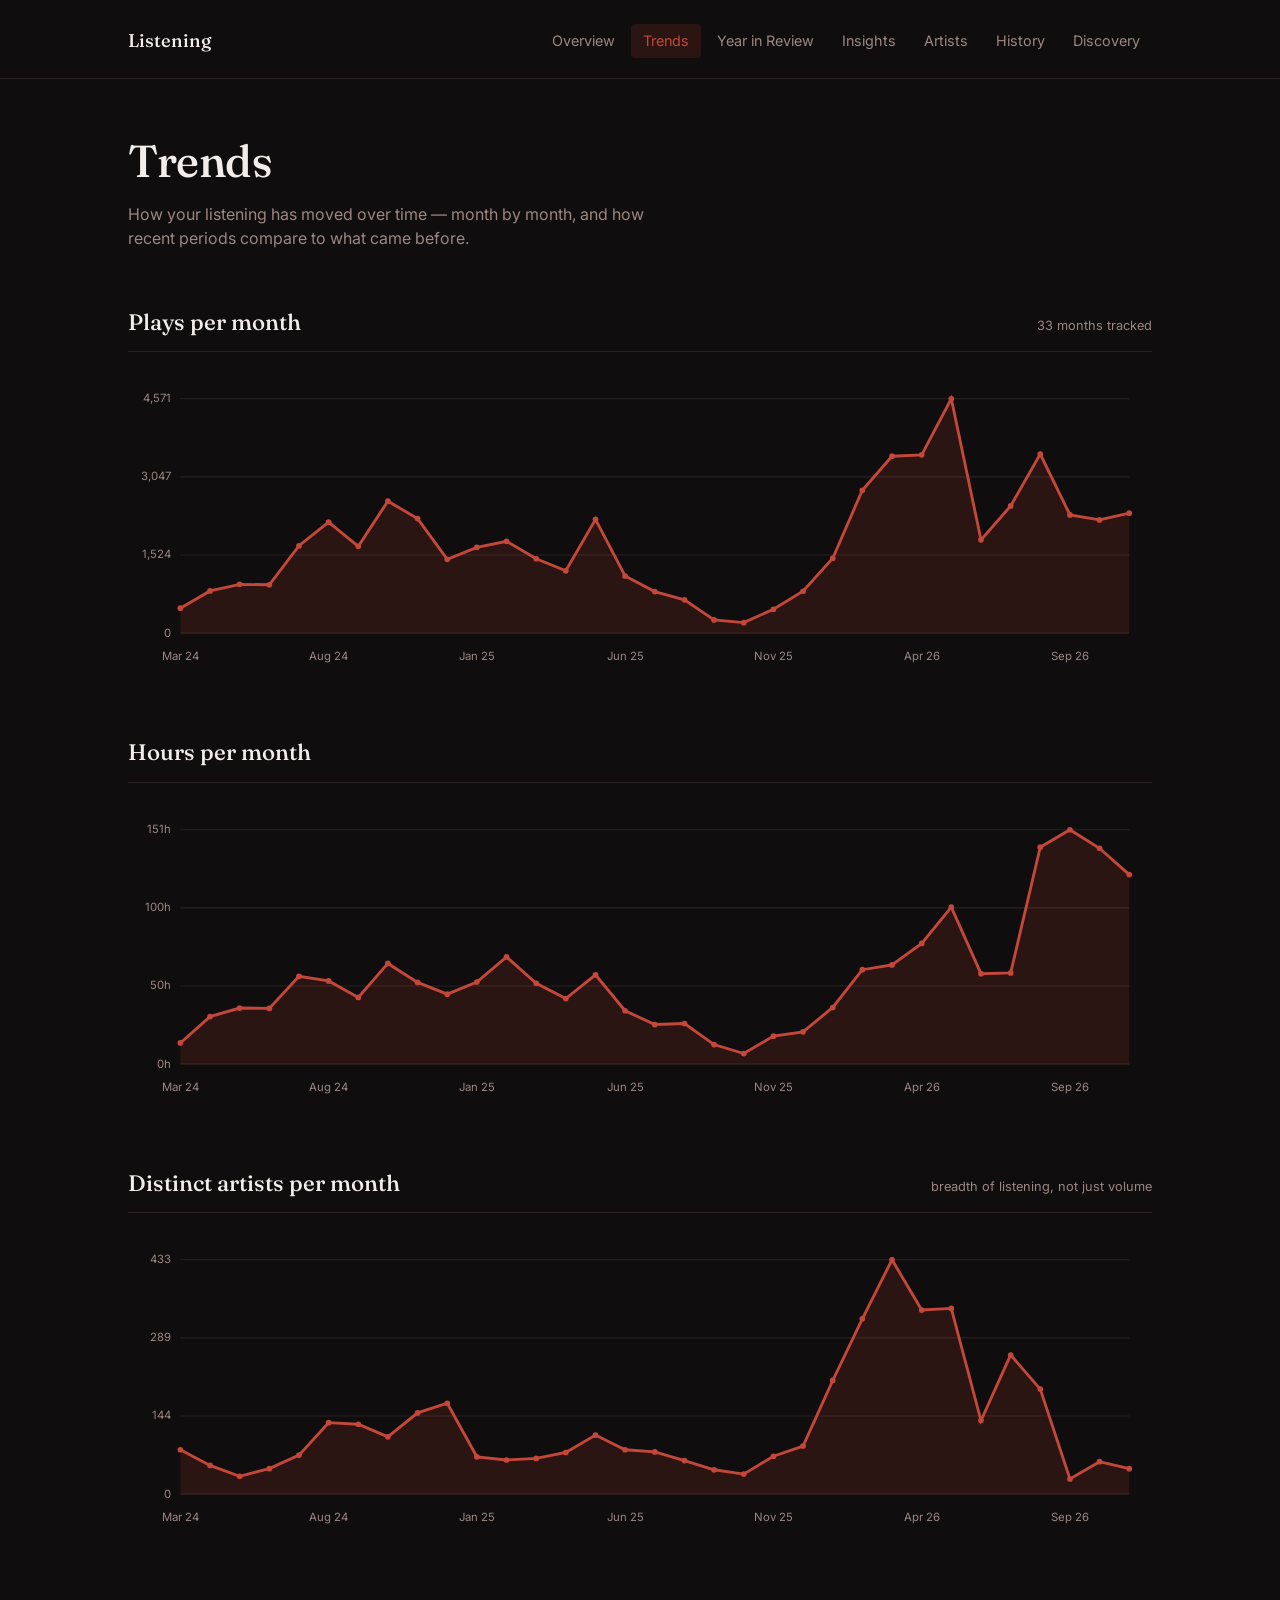
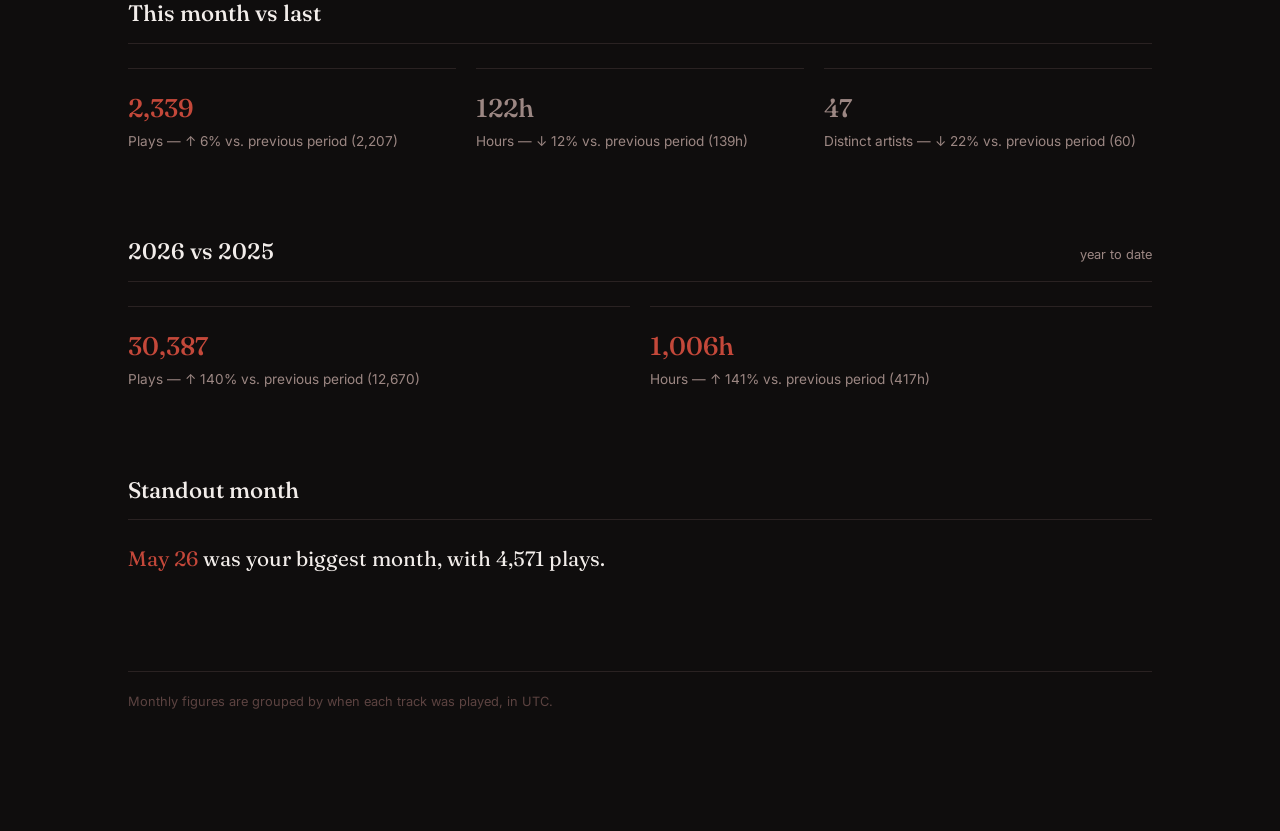
<file: trends.html>
<!DOCTYPE html>
<html lang="en">
<head>
<meta charset="UTF-8">
<meta name="viewport" content="width=device-width, initial-scale=1.0, viewport-fit=cover">
<title>Trends — Listening</title>
<link rel="preconnect" href="https://fonts.googleapis.com">
<link rel="preconnect" href="https://fonts.gstatic.com" crossorigin>
<link href="https://fonts.googleapis.com/css2?family=Fraunces:opsz,wght@9..144,300;9..144,400;9..144,500;9..144,600&family=Inter:wght@400;500;600&display=swap" rel="stylesheet">
<link rel="stylesheet" href="css/style.css">
</head>
<body>

<nav class="top">
  <div class="inner">
    <span class="mark display">Listening</span>
    <div class="links">
      <a href="index.html">Overview</a>
      <a href="trends.html">Trends</a>
      <a href="year.html">Year in Review</a>
      <a href="insights.html">Insights</a>
      <a href="artists.html">Artists</a>
      <a href="history.html">History</a>
      <a href="discovery.html">Discovery</a>
    </div>
  </div>
</nav>

<div class="wrap">
  <div class="page-head">
    <h1 class="display">Trends</h1>
    <p>How your listening has moved over time — month by month, and how recent periods compare to what came before.</p>
  </div>

  <div id="content">
    <div class="status"><span class="display">Charting the shape of it.</span> Crunching monthly totals.</div>
  </div>
</div>

<script src="js/data.js"></script>
<script src="js/charts.js"></script>
<script>
const DATA_BASE = "data/";

function buildMonthlySeries(entries) {
  const byMonth = DataCore.groupByMonth(entries);
  const months = [...byMonth.keys()];
  const plays = [];
  const hours = [];
  const artistsPerMonth = [];
  const knownArtistNames = DataCore.buildKnownArtistNames(entries);

  for (const m of months) {
    const monthEntries = byMonth.get(m);
    plays.push(monthEntries.length);
    const ms = monthEntries.reduce((sum, e) => sum + DataCore.playedMs(e), 0);
    hours.push(ms / 1000 / 60 / 60);
    const artistSet = new Set(
      monthEntries.map((e) => DataCore.primaryArtist(e, knownArtistNames)).filter(Boolean)
    );
    artistsPerMonth.push(artistSet.size);
  }

  return { months, plays, hours, artistsPerMonth };
}

function monthLabel(key) {
  const [y, m] = key.split("-");
  const d = new Date(Date.UTC(+y, +m - 1, 1));
  return d.toLocaleDateString(undefined, { month: "short", year: "2-digit" });
}

function pctChange(current, previous) {
  if (previous === 0) return current > 0 ? Infinity : 0;
  return ((current - previous) / previous) * 100;
}

function renderCallout(label, current, previous, unit, fmt) {
  const change = pctChange(current, previous);
  const isUp = change > 0;
  const isFinite = Number.isFinite(change);
  const arrow = isFinite ? (isUp ? "↑" : change < 0 ? "↓" : "→") : "↑";
  const changeText = isFinite ? `${arrow} ${Math.abs(Math.round(change))}%` : "new";
  const cls = isUp || !isFinite ? "up" : change < 0 ? "down" : "";

  return `
    <div class="callout">
      <div class="delta ${cls}">${fmt(current)}${unit}</div>
      <div class="desc">${label} — ${changeText} vs. previous period (${fmt(previous)}${unit})</div>
    </div>
  `;
}

function render(entries) {
  const { months, plays, hours, artistsPerMonth } = buildMonthlySeries(entries);
  const labels = months.map(monthLabel);

  // Current month vs previous month
  const n = months.length;
  const curMonth = { plays: plays[n - 1] || 0, hours: hours[n - 1] || 0, artists: artistsPerMonth[n - 1] || 0 };
  const prevMonth = { plays: plays[n - 2] || 0, hours: hours[n - 2] || 0, artists: artistsPerMonth[n - 2] || 0 };

  // This year vs last year (by calendar year, summing full months present)
  const now = new Date();
  const thisYear = now.getUTCFullYear();
  const lastYear = thisYear - 1;
  const yearTotals = { [thisYear]: { plays: 0, hours: 0 }, [lastYear]: { plays: 0, hours: 0 } };
  months.forEach((m, i) => {
    const y = +m.split("-")[0];
    if (yearTotals[y]) {
      yearTotals[y].plays += plays[i];
      yearTotals[y].hours += hours[i];
    }
  });

  // Biggest month
  let biggestIdx = 0;
  for (let i = 1; i < plays.length; i++) if (plays[i] > plays[biggestIdx]) biggestIdx = i;
  const biggestMonth = months[biggestIdx];
  const biggestLabel = biggestMonth ? monthLabel(biggestMonth) : "—";

  document.getElementById("content").innerHTML = `
    <section class="block">
      <div class="heading"><h2>Plays per month</h2><span class="sub">${months.length} months tracked</span></div>
      <div class="chart-wrap">${Charts.lineAreaChart({ values: plays, labels, valueFormatter: (v) => Math.round(v).toLocaleString(), tooltipLabel: (lab) => lab })}</div>
    </section>

    <section class="block">
      <div class="heading"><h2>Hours per month</h2></div>
      <div class="chart-wrap">${Charts.lineAreaChart({ values: hours, labels, valueFormatter: (v) => Math.round(v) + "h", tooltipLabel: (lab) => lab })}</div>
    </section>

    <section class="block">
      <div class="heading"><h2>Distinct artists per month</h2><span class="sub">breadth of listening, not just volume</span></div>
      <div class="chart-wrap">${Charts.lineAreaChart({ values: artistsPerMonth, labels, valueFormatter: (v) => Math.round(v), tooltipLabel: (lab) => lab })}</div>
    </section>

    <section class="block">
      <div class="heading"><h2>This month vs last</h2></div>
      <div class="callout-grid">
        ${renderCallout("Plays", curMonth.plays, prevMonth.plays, "", (v) => Math.round(v).toLocaleString())}
        ${renderCallout("Hours", curMonth.hours, prevMonth.hours, "h", (v) => Math.round(v))}
        ${renderCallout("Distinct artists", curMonth.artists, prevMonth.artists, "", (v) => Math.round(v))}
      </div>
    </section>

    <section class="block">
      <div class="heading"><h2>${thisYear} vs ${lastYear}</h2><span class="sub">year to date</span></div>
      <div class="callout-grid">
        ${renderCallout("Plays", yearTotals[thisYear].plays, yearTotals[lastYear].plays, "", (v) => Math.round(v).toLocaleString())}
        ${renderCallout("Hours", yearTotals[thisYear].hours, yearTotals[lastYear].hours, "h", (v) => Math.round(v).toLocaleString())}
      </div>
    </section>

    <section class="block">
      <div class="heading"><h2>Standout month</h2></div>
      <p class="story-line"><span class="accent">${biggestLabel}</span> was your biggest month, with ${plays[biggestIdx]?.toLocaleString() || 0} plays.</p>
    </section>

    <footer>Monthly figures are grouped by when each track was played, in UTC.</footer>
  `;

  Charts.attachTooltips(document.getElementById("content"));
}

(async function init() {
  DataCore.setActiveNav();
  try {
    const entries = await DataCore.loadAllEntries(DATA_BASE);
    if (entries.length === 0) {
      DataCore.renderError("content", new Error("No listening data found"));
      return;
    }
    render(entries);
  } catch (err) {
    DataCore.renderError("content", err);
  }
})();
</script>

</body>
</html>
</file>
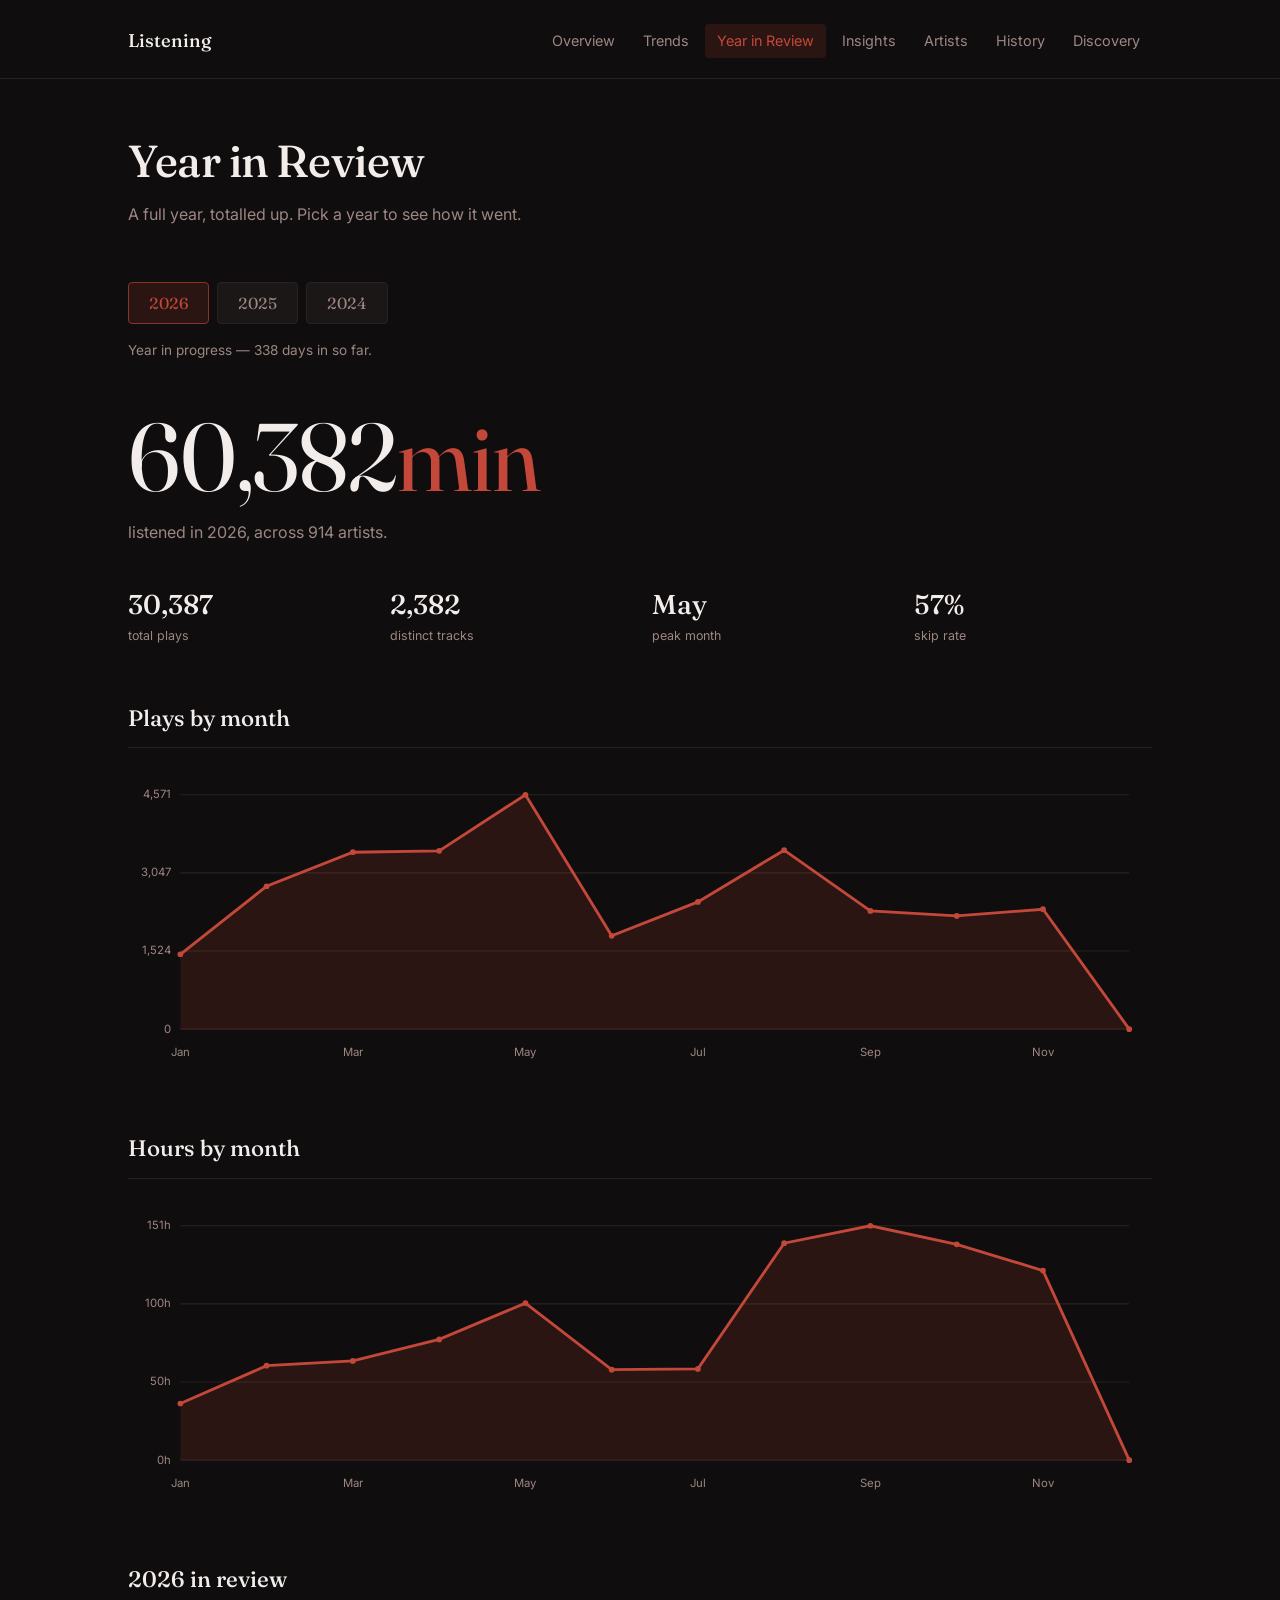
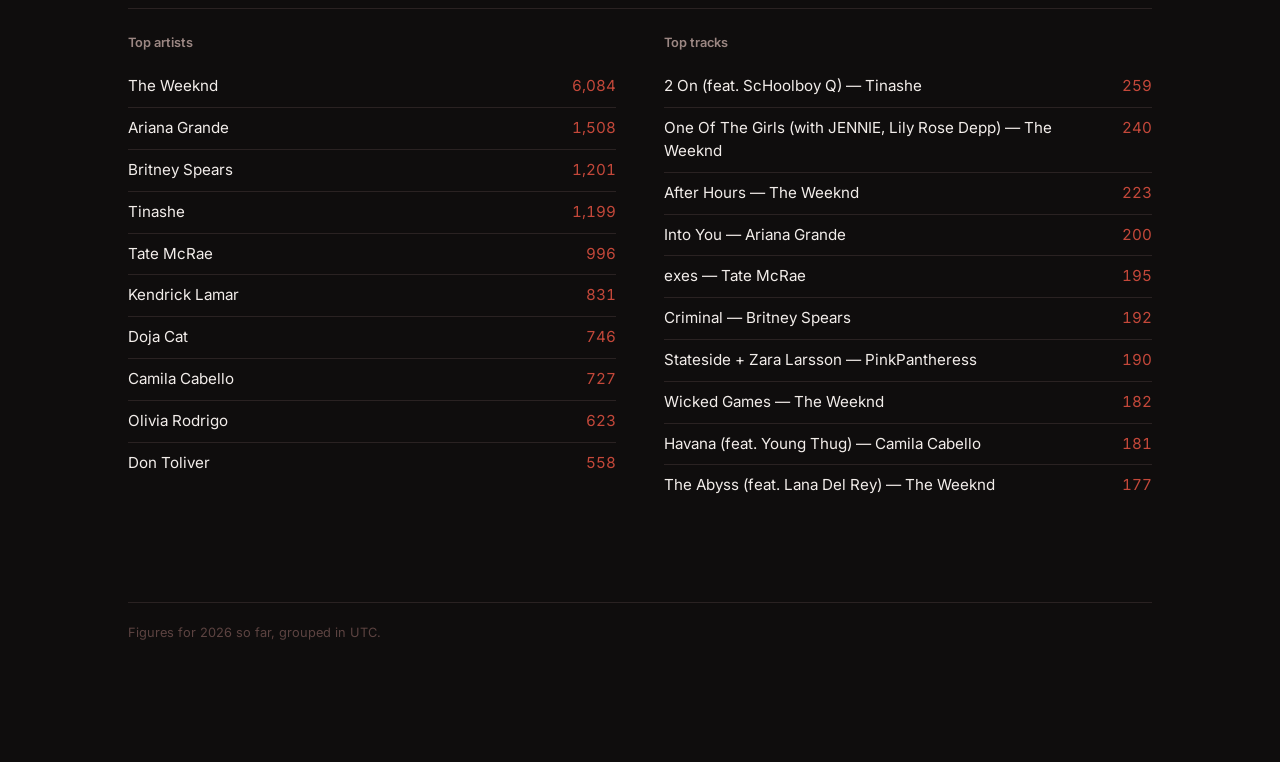
<file: year.html>
<!DOCTYPE html>
<html lang="en">
<head>
<meta charset="UTF-8">
<meta name="viewport" content="width=device-width, initial-scale=1.0, viewport-fit=cover">
<title>Year in Review — Listening</title>
<link rel="preconnect" href="https://fonts.googleapis.com">
<link rel="preconnect" href="https://fonts.gstatic.com" crossorigin>
<link href="https://fonts.googleapis.com/css2?family=Fraunces:opsz,wght@9..144,300;9..144,400;9..144,500;9..144,600&family=Inter:wght@400;500;600&display=swap" rel="stylesheet">
<link rel="stylesheet" href="css/style.css">
<style>
  .year-picker {
    display: flex;
    gap: 8px;
    margin-bottom: 48px;
    flex-wrap: wrap;
  }
  .year-picker button {
    background: var(--black-lift);
    border: 1px solid var(--rule);
    color: var(--text-mid);
    padding: 10px 20px;
    border-radius: 4px;
    font-family: 'Fraunces', serif;
    font-size: 1rem;
    cursor: pointer;
    transition: all 0.15s;
  }
  .year-picker button:hover { color: var(--text); background: var(--rule); }
  .year-picker button.active {
    color: var(--red);
    background: var(--red-glow);
    border-color: var(--red-dim);
  }
  .year-progress {
    font-size: 0.85rem;
    color: var(--text-mid);
    margin-top: -32px;
    margin-bottom: 48px;
  }
</style>
</head>
<body>

<nav class="top">
  <div class="inner">
    <span class="mark display">Listening</span>
    <div class="links">
      <a href="index.html">Overview</a>
      <a href="trends.html">Trends</a>
      <a href="year.html">Year in Review</a>
      <a href="insights.html">Insights</a>
      <a href="artists.html">Artists</a>
      <a href="history.html">History</a>
      <a href="discovery.html">Discovery</a>
    </div>
  </div>
</nav>

<div class="wrap">
  <div class="page-head">
    <h1 class="display">Year in Review</h1>
    <p>A full year, totalled up. Pick a year to see how it went.</p>
  </div>

  <div id="year-picker" class="year-picker"></div>

  <div id="content">
    <div class="status"><span class="display">Adding up the year.</span> Totalling plays, hours, and artists.</div>
  </div>
</div>

<script src="js/data.js"></script>
<script src="js/charts.js"></script>
<script>
const DATA_BASE = "data/";
let allEntries = [];
let knownArtistNamesCache = null;
let availableYears = [];
let selectedYear = null;

function getYear(ts) {
  return new Date(ts).getUTCFullYear();
}

function monthLabelShort(monthIndex) {
  return new Date(Date.UTC(2000, monthIndex, 1)).toLocaleDateString(undefined, { month: "short" });
}

function computeYearStats(entries, year, knownArtistNames) {
  const yearEntries = entries.filter((e) => getYear(e.played_at) === year);
  const totalPlays = yearEntries.length;
  const totalMs = yearEntries.reduce((sum, e) => sum + DataCore.playedMs(e), 0);

  const artistCounts = new Map();
  const trackCounts = new Map();
  const monthlyPlays = Array(12).fill(0);
  const monthlyHours = Array(12).fill(0);
  let skipCount = 0, skipEligible = 0;

  for (const e of yearEntries) {
    const artist = DataCore.primaryArtist(e, knownArtistNames);
    if (artist) artistCounts.set(artist, (artistCounts.get(artist) || 0) + 1);
    if (e.track) {
      const key = e.track + " — " + (artist || "Unknown");
      trackCounts.set(key, (trackCounts.get(key) || 0) + 1);
    }
    const m = new Date(e.played_at).getUTCMonth();
    monthlyPlays[m]++;
    monthlyHours[m] += DataCore.playedMs(e) / 1000 / 60 / 60;
    if (e.skipped !== null && e.skipped !== undefined) {
      skipEligible++;
      if (e.skipped) skipCount++;
    }
  }

  const topArtists = [...artistCounts.entries()].sort((a, b) => b[1] - a[1]).slice(0, 10);
  const topTracks = [...trackCounts.entries()].sort((a, b) => b[1] - a[1]).slice(0, 10);

  let peakMonthIdx = 0;
  for (let i = 1; i < 12; i++) if (monthlyPlays[i] > monthlyPlays[peakMonthIdx]) peakMonthIdx = i;

  return {
    year,
    totalPlays,
    totalHours: totalMs / 1000 / 60 / 60,
    uniqueArtists: artistCounts.size,
    uniqueTracks: trackCounts.size,
    topArtists,
    topTracks,
    monthlyPlays,
    monthlyHours,
    skipRate: skipEligible > 0 ? Math.round((skipCount / skipEligible) * 100) : null,
    peakMonthIdx,
    hasData: totalPlays > 0,
  };
}

function renderYearPicker() {
  const buttons = availableYears
    .map((y) => `<button data-year="${y}" class="${y === selectedYear ? "active" : ""}">${y}</button>`)
    .join("");
  document.getElementById("year-picker").innerHTML = buttons;

  document.querySelectorAll("#year-picker button").forEach((btn) => {
    btn.addEventListener("click", () => {
      selectedYear = parseInt(btn.dataset.year, 10);
      renderYearPicker();
      renderYear();
    });
  });
}

function renderRankedList(title, entries, formatFn) {
  let html = `<div class="ranked-list"><h3>${title}</h3><ol>`;
  entries.forEach(([name, count]) => {
    html += `<li><span class="name">${DataCore.escapeHtml(name)}</span><span class="count">${formatFn(count)}</span></li>`;
  });
  html += "</ol></div>";
  return html;
}

function renderYear() {
  const stats = computeYearStats(allEntries, selectedYear, knownArtistNamesCache);

  if (!stats.hasData) {
    document.getElementById("content").innerHTML = `
      <div class="status">
        <span class="display">Nothing logged for ${selectedYear}.</span>
        No plays found in this year's range.
      </div>
    `;
    return;
  }

  const now = new Date();
  const isCurrentYear = selectedYear === now.getUTCFullYear();
  const daysElapsed = isCurrentYear
    ? Math.ceil((now - new Date(Date.UTC(selectedYear, 0, 1))) / (1000 * 60 * 60 * 24))
    : null;

  const monthLabels = Array.from({ length: 12 }, (_, i) => monthLabelShort(i));
  const peakLabel = monthLabelShort(stats.peakMonthIdx);

  document.getElementById("content").innerHTML = `
    ${isCurrentYear ? `<p class="year-progress">Year in progress — ${daysElapsed} days in so far.</p>` : ""}

    <div class="hero count-up" style="margin-bottom:56px;">
      <p class="figure display">${DataCore.fmtNum(stats.totalHours * 60)}<em>min</em></p>
      <p class="label">listened in ${stats.year}, across ${stats.uniqueArtists.toLocaleString()} artists.</p>
      <div class="stat-row">
        <div class="stat"><div class="num display">${stats.totalPlays.toLocaleString()}</div><div class="cap">total plays</div></div>
        <div class="stat"><div class="num display">${stats.uniqueTracks.toLocaleString()}</div><div class="cap">distinct tracks</div></div>
        <div class="stat"><div class="num display">${peakLabel}</div><div class="cap">peak month</div></div>
        <div class="stat"><div class="num display">${stats.skipRate !== null ? stats.skipRate + "%" : "—"}</div><div class="cap">skip rate</div></div>
      </div>
    </div>

    <section class="block">
      <div class="heading"><h2>Plays by month</h2></div>
      <div class="chart-wrap">${Charts.lineAreaChart({ values: stats.monthlyPlays, labels: monthLabels, valueFormatter: (v) => Math.round(v).toLocaleString(), tooltipLabel: (lab) => lab })}</div>
    </section>

    <section class="block">
      <div class="heading"><h2>Hours by month</h2></div>
      <div class="chart-wrap">${Charts.lineAreaChart({ values: stats.monthlyHours, labels: monthLabels, valueFormatter: (v) => Math.round(v) + "h", tooltipLabel: (lab) => lab })}</div>
    </section>

    <section class="block">
      <div class="heading"><h2>${stats.year} in review</h2></div>
      <div class="ranked-pair">
        ${renderRankedList("Top artists", stats.topArtists, (c) => c.toLocaleString())}
        ${renderRankedList("Top tracks", stats.topTracks, (c) => c.toLocaleString())}
      </div>
    </section>

    <footer>Figures for ${stats.year}${isCurrentYear ? " so far" : ""}, grouped in UTC.</footer>
  `;

  Charts.attachTooltips(document.getElementById("content"));
}

(async function init() {
  DataCore.setActiveNav();
  try {
    allEntries = await DataCore.loadAllEntries(DATA_BASE);
    if (allEntries.length === 0) {
      DataCore.renderError("content", new Error("No listening data found"));
      return;
    }

    knownArtistNamesCache = DataCore.buildKnownArtistNames(allEntries);

    const yearsSet = new Set(allEntries.map((e) => getYear(e.played_at)));
    availableYears = [...yearsSet].sort((a, b) => b - a); // newest first
    selectedYear = availableYears[0];

    renderYearPicker();
    renderYear();
  } catch (err) {
    DataCore.renderError("content", err);
  }
})();
</script>

</body>
</html>
</file>
<file: css/style.css>
/* Shared design system: warm black, brick red accent, Fraunces + Inter */

:root {
  --black: #0F0D0D;
  --black-lift: #1C1717;
  --black-lift2: #241D1D;
  --red: #C4483A;
  --red-dim: #8a3329;
  --red-glow: rgba(196, 72, 58, 0.15);
  --text: #F2EDEA;
  --text-dim: #5C4341;
  --text-mid: #9C8783;
  --rule: #2A2222;
}

* { box-sizing: border-box; }
html { -webkit-text-size-adjust: 100%; scroll-behavior: smooth; }

body {
  background: var(--black);
  color: var(--text);
  font-family: 'Inter', system-ui, sans-serif;
  margin: 0;
  padding: 0;
  line-height: 1.5;
  -webkit-font-smoothing: antialiased;
}

.display {
  font-family: 'Fraunces', serif;
  font-optical-sizing: auto;
}

a { color: var(--red); text-decoration: none; }
a:hover { text-decoration: underline; }

::selection { background: var(--red); color: var(--black); }

:focus-visible { outline: 2px solid var(--red); outline-offset: 3px; }

@media (prefers-reduced-motion: reduce) {
  * { animation: none !important; transition: none !important; }
  html { scroll-behavior: auto; }
}

.wrap {
  max-width: 1080px;
  margin: 0 auto;
  padding: 0 28px 120px;
}

@media (max-width: 640px) {
  .wrap { padding: 0 20px 100px; }
}

/* ---------- Top nav ---------- */

nav.top {
  border-bottom: 1px solid var(--rule);
  margin-bottom: 48px;
}

nav.top .inner {
  max-width: 1080px;
  margin: 0 auto;
  padding: 24px 28px 20px;
  display: flex;
  justify-content: space-between;
  align-items: center;
  flex-wrap: wrap;
  gap: 16px;
}

@media (max-width: 640px) {
  nav.top .inner { padding: 20px 20px 16px; }
}

nav.top .mark {
  font-family: 'Fraunces', serif;
  font-weight: 500;
  font-size: 1.15rem;
  color: var(--text);
  white-space: nowrap;
}

nav.top .links {
  display: flex;
  gap: 4px;
  flex-wrap: wrap;
}

nav.top .links a {
  color: var(--text-mid);
  font-size: 0.9rem;
  padding: 6px 12px;
  border-radius: 4px;
  transition: color 0.15s, background 0.15s;
}

nav.top .links a:hover {
  color: var(--text);
  background: var(--black-lift);
  text-decoration: none;
}

nav.top .links a.active {
  color: var(--red);
  background: var(--red-glow);
}

/* ---------- Page header ---------- */

.page-head {
  margin-bottom: 56px;
}

.page-head h1 {
  font-family: 'Fraunces', serif;
  font-weight: 500;
  font-size: clamp(2rem, 6vw, 2.8rem);
  margin: 0 0 8px;
  letter-spacing: -0.01em;
}

.page-head p {
  color: var(--text-mid);
  font-size: 1rem;
  max-width: 56ch;
  margin: 0;
}

/* ---------- Hero (Overview page) ---------- */

.hero { margin-bottom: 64px; }

.hero .figure {
  font-family: 'Fraunces', serif;
  font-weight: 400;
  font-size: clamp(3.2rem, 11vw, 6rem);
  line-height: 1;
  letter-spacing: -0.01em;
  margin: 0 0 6px;
}

.hero .figure em { font-style: normal; color: var(--red); }

.hero .label {
  font-size: 1rem;
  color: var(--text-mid);
  max-width: 46ch;
}

/* ---------- Stat grids ---------- */

.stat-row {
  display: grid;
  grid-template-columns: repeat(auto-fit, minmax(130px, 1fr));
  gap: 24px;
  margin-top: 40px;
}

.stat-row .stat .num {
  font-family: 'Fraunces', serif;
  font-size: 1.7rem;
  font-weight: 500;
}

.stat-row .stat .cap {
  font-size: 0.78rem;
  color: var(--text-mid);
  margin-top: 2px;
}

/* ---------- Sections ---------- */

section.block { margin-bottom: 64px; }

section.block .heading {
  display: flex;
  align-items: baseline;
  justify-content: space-between;
  margin-bottom: 24px;
  padding-bottom: 12px;
  border-bottom: 1px solid var(--rule);
  gap: 12px;
  flex-wrap: wrap;
}

section.block .heading h2 {
  font-family: 'Fraunces', serif;
  font-weight: 500;
  font-size: 1.4rem;
  margin: 0;
}

section.block .heading .sub {
  font-size: 0.8rem;
  color: var(--text-mid);
}

.story-line {
  font-family: 'Fraunces', serif;
  font-size: 1.3rem;
  font-weight: 400;
  line-height: 1.45;
  max-width: 64ch;
}

.story-line .accent { color: var(--red); }

.story-sub {
  margin-top: 10px;
  font-size: 0.95rem;
  color: var(--text-mid);
  max-width: 60ch;
}

/* ---------- Heatmap ---------- */

.heatmap {
  display: grid;
  grid-template-columns: auto repeat(24, 1fr);
  gap: 3px;
  align-items: center;
}

.heatmap .row-label {
  font-size: 0.7rem;
  color: var(--text-mid);
  padding-right: 10px;
  text-align: right;
  white-space: nowrap;
}

.heatmap .cell { aspect-ratio: 1; border-radius: 2px; background: var(--rule); }

@media (max-width: 640px) {
  .heatmap { grid-template-columns: auto repeat(12, 1fr); }
  .heatmap.collapsed-hours .cell:nth-child(odd) { display: none; }
}

/* ---------- Ranked lists ---------- */

.ranked-pair {
  display: grid;
  grid-template-columns: 1fr 1fr;
  gap: 48px;
}

@media (max-width: 640px) {
  .ranked-pair { grid-template-columns: 1fr; gap: 32px; }
}

.ranked-list h3 {
  font-family: 'Inter', sans-serif;
  font-size: 0.8rem;
  font-weight: 600;
  color: var(--text-mid);
  margin: 0 0 14px;
}

.ranked-list ol { list-style: none; margin: 0; padding: 0; }

.ranked-list li {
  display: flex;
  justify-content: space-between;
  gap: 12px;
  padding: 9px 0;
  border-bottom: 1px solid var(--rule);
  font-size: 0.95rem;
}

.ranked-list li:last-child { border-bottom: none; }

.ranked-list a.name {
  color: var(--text);
  overflow: hidden;
  text-overflow: ellipsis;
  white-space: nowrap;
  flex: 1;
  min-width: 0;
}

.ranked-list a.name:hover { color: var(--red); text-decoration: none; }

.ranked-list .count {
  color: var(--red);
  font-variant-numeric: tabular-nums;
  flex-shrink: 0;
}

/* ---------- Source bar ---------- */

.source-bar {
  display: flex;
  height: 10px;
  border-radius: 5px;
  overflow: hidden;
  margin-bottom: 12px;
}

.source-bar .seg.live { background: var(--red); }
.source-bar .seg.ext { background: var(--text-dim); }

.source-legend { display: flex; gap: 20px; font-size: 0.85rem; color: var(--text-mid); flex-wrap: wrap; }
.source-legend .dot { display: inline-block; width: 8px; height: 8px; border-radius: 50%; margin-right: 6px; }
.source-legend .dot.live { background: var(--red); }
.source-legend .dot.ext { background: var(--text-dim); }

/* ---------- Charts (SVG based) ---------- */

.chart-wrap {
  width: 100%;
  overflow-x: auto;
}

.chart-wrap svg { display: block; min-width: 480px; width: 100%; height: auto; }

.chart-line { fill: none; stroke: var(--red); stroke-width: 2.5; }
.chart-area { fill: var(--red-glow); }
.chart-axis-label { fill: var(--text-mid); font-size: 10px; font-family: 'Inter', sans-serif; }
.chart-gridline { stroke: var(--rule); stroke-width: 1; }
.chart-point { fill: var(--red); }
.chart-bar { fill: var(--text-dim); }
.chart-bar.highlight { fill: var(--red); }

.chart-hit-target {
  fill: transparent;
  cursor: pointer;
  transition: fill 0.1s;
}

.chart-hit-target:hover,
.chart-hit-target:focus {
  fill: var(--red-glow);
  outline: none;
}

.chart-tooltip {
  position: absolute;
  z-index: 1000;
  background: var(--black-lift2);
  border: 1px solid var(--rule);
  border-radius: 6px;
  padding: 8px 12px;
  font-family: 'Inter', sans-serif;
  font-size: 0.82rem;
  pointer-events: none;
  opacity: 0;
  transform: translateY(4px);
  transition: opacity 0.12s, transform 0.12s;
  white-space: nowrap;
  box-shadow: 0 4px 16px rgba(0, 0, 0, 0.4);
}

.chart-tooltip.visible {
  opacity: 1;
  transform: translateY(0);
}

.chart-tooltip-label {
  display: block;
  color: var(--text-mid);
  font-size: 0.72rem;
  margin-bottom: 2px;
}

.chart-tooltip-value {
  display: block;
  color: var(--text);
  font-family: 'Fraunces', serif;
  font-size: 1rem;
  font-weight: 500;
}

/* ---------- Comparison callouts ---------- */

.callout-grid {
  display: grid;
  grid-template-columns: repeat(auto-fit, minmax(220px, 1fr));
  gap: 20px;
}

.callout {
  padding: 20px 0;
  border-top: 1px solid var(--rule);
}

.callout .delta {
  font-family: 'Fraunces', serif;
  font-size: 1.6rem;
  font-weight: 500;
}

.callout .delta.up { color: var(--red); }
.callout .delta.down { color: var(--text-mid); }

.callout .desc {
  font-size: 0.85rem;
  color: var(--text-mid);
  margin-top: 4px;
}

/* ---------- Cards (used sparingly, for artist grid) ---------- */

.artist-grid {
  display: grid;
  grid-template-columns: repeat(auto-fill, minmax(200px, 1fr));
  gap: 1px;
  background: var(--rule);
  border: 1px solid var(--rule);
}

.artist-card {
  background: var(--black);
  padding: 20px;
  transition: background 0.15s;
}

.artist-card:hover { background: var(--black-lift); text-decoration: none; }

.artist-card .name {
  font-family: 'Fraunces', serif;
  font-size: 1.1rem;
  color: var(--text);
  margin-bottom: 4px;
  overflow: hidden;
  text-overflow: ellipsis;
  white-space: nowrap;
}

.artist-card .meta {
  font-size: 0.8rem;
  color: var(--text-mid);
}

.artist-card .meta .count { color: var(--red); }

/* ---------- History table ---------- */

.history-controls {
  display: flex;
  gap: 12px;
  margin-bottom: 24px;
  flex-wrap: wrap;
}

.history-controls input, .history-controls select {
  background: var(--black-lift);
  border: 1px solid var(--rule);
  color: var(--text);
  padding: 10px 14px;
  border-radius: 4px;
  font-family: 'Inter', sans-serif;
  font-size: 0.9rem;
}

.history-controls input { flex: 1; min-width: 180px; }

.history-controls input::placeholder { color: var(--text-mid); }

.history-table { width: 100%; border-collapse: collapse; font-size: 0.9rem; }

.history-table th {
  text-align: left;
  font-size: 0.75rem;
  color: var(--text-mid);
  font-weight: 600;
  padding: 10px 12px;
  border-bottom: 1px solid var(--rule);
  white-space: nowrap;
}

.history-table td {
  padding: 10px 12px;
  border-bottom: 1px solid var(--rule);
  overflow: hidden;
  text-overflow: ellipsis;
  white-space: nowrap;
  max-width: 240px;
}

.history-table tr:hover td { background: var(--black-lift); }

.history-table .date-cell { color: var(--text-mid); font-variant-numeric: tabular-nums; }

.history-pagination {
  display: flex;
  justify-content: space-between;
  align-items: center;
  margin-top: 20px;
  font-size: 0.85rem;
  color: var(--text-mid);
}

.history-pagination button {
  background: var(--black-lift);
  border: 1px solid var(--rule);
  color: var(--text);
  padding: 8px 16px;
  border-radius: 4px;
  cursor: pointer;
  font-family: 'Inter', sans-serif;
  font-size: 0.85rem;
}

.history-pagination button:hover:not(:disabled) { background: var(--rule); }
.history-pagination button:disabled { opacity: 0.4; cursor: not-allowed; }

/* ---------- Timeline (Discovery page) ---------- */

.timeline { position: relative; padding-left: 28px; }

.timeline::before {
  content: '';
  position: absolute;
  left: 6px;
  top: 6px;
  bottom: 6px;
  width: 1px;
  background: var(--rule);
}

.timeline-item {
  position: relative;
  padding-bottom: 28px;
}

.timeline-item::before {
  content: '';
  position: absolute;
  left: -28px;
  top: 4px;
  width: 9px;
  height: 9px;
  border-radius: 50%;
  background: var(--red);
}

.timeline-item .date {
  font-size: 0.78rem;
  color: var(--text-mid);
  margin-bottom: 3px;
}

.timeline-item .text {
  font-family: 'Fraunces', serif;
  font-size: 1.1rem;
}

.timeline-item .text .accent { color: var(--red); }

/* ---------- Status states ---------- */

.status { padding: 80px 0; text-align: center; color: var(--text-mid); font-size: 0.95rem; }
.status .display { font-size: 1.3rem; color: var(--text); margin-bottom: 8px; display: block; }

/* ---------- Footer ---------- */

footer {
  margin-top: 96px;
  padding-top: 20px;
  border-top: 1px solid var(--rule);
  font-size: 0.8rem;
  color: var(--text-dim);
}

@media (prefers-reduced-motion: no-preference) {
  .count-up { animation: rise 0.5s ease-out; }
  @keyframes rise {
    from { opacity: 0; transform: translateY(6px); }
    to { opacity: 1; transform: translateY(0); }
  }
}
</file>
